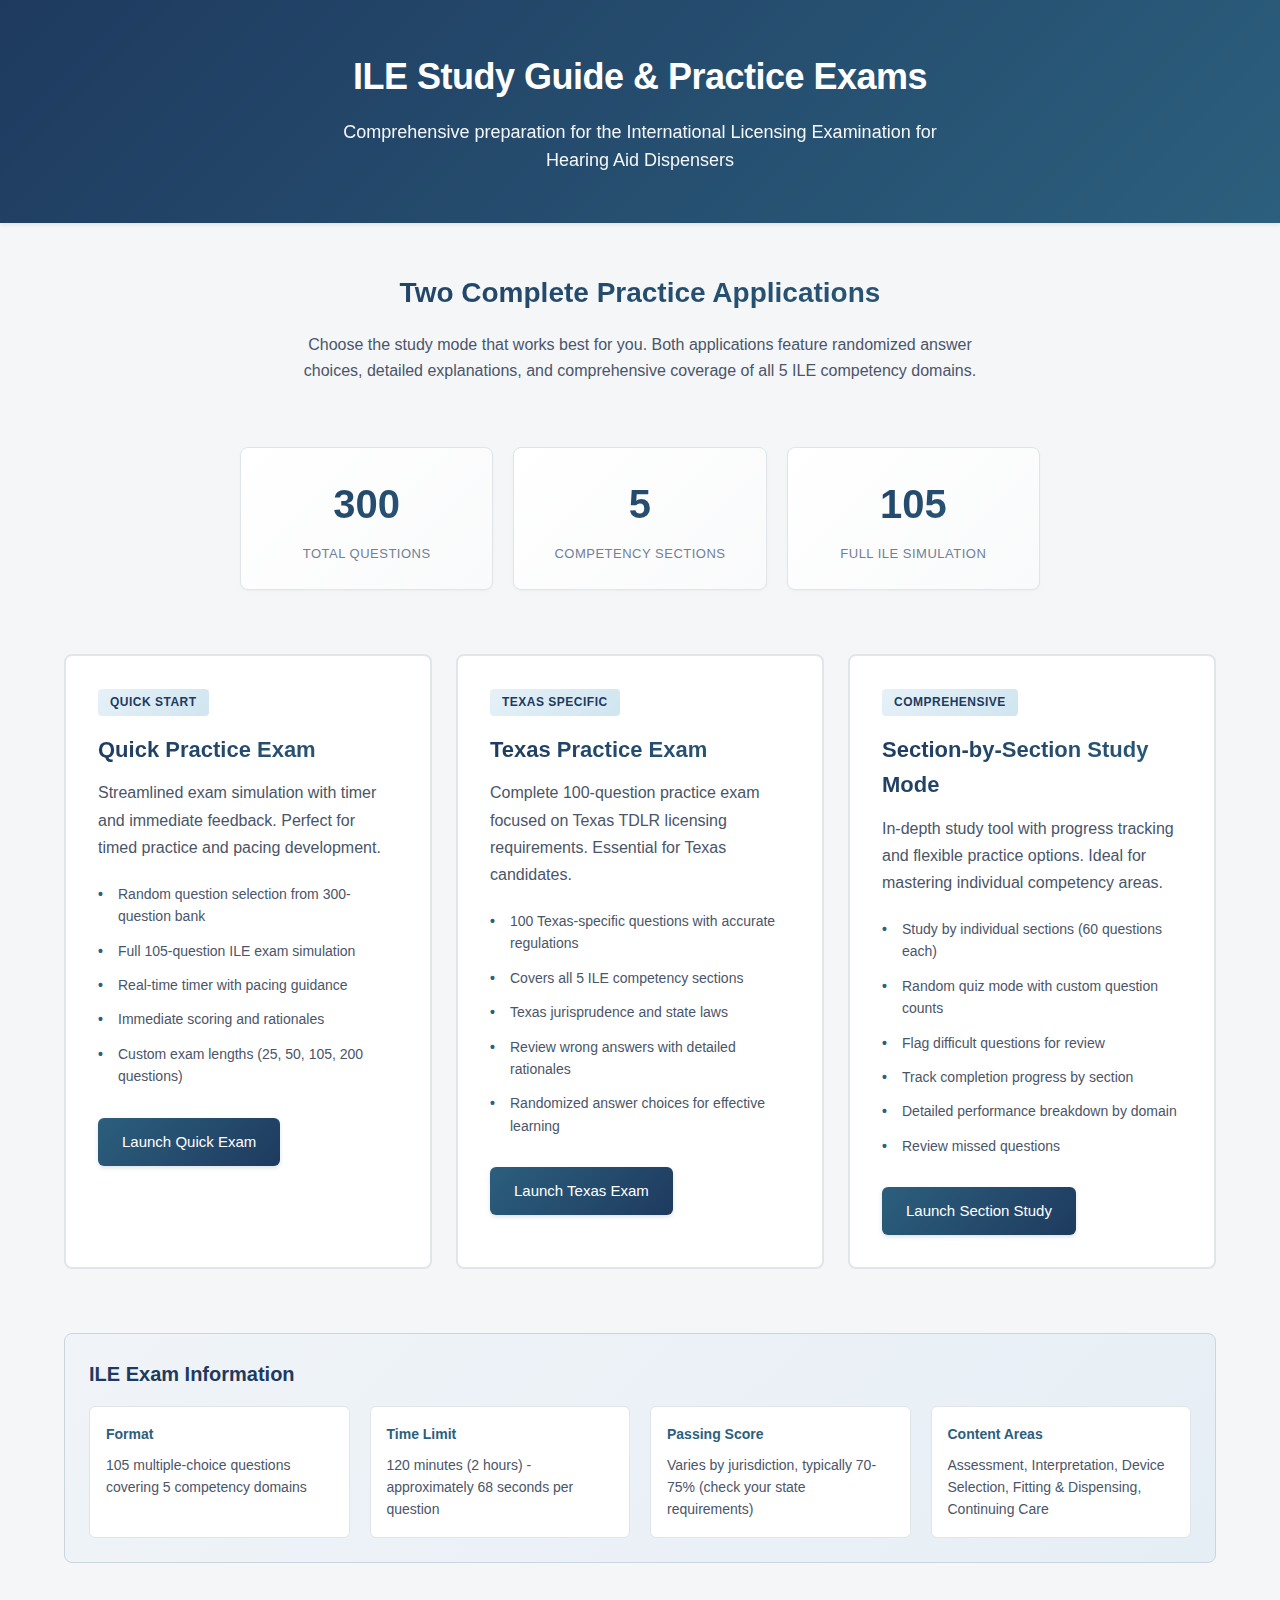
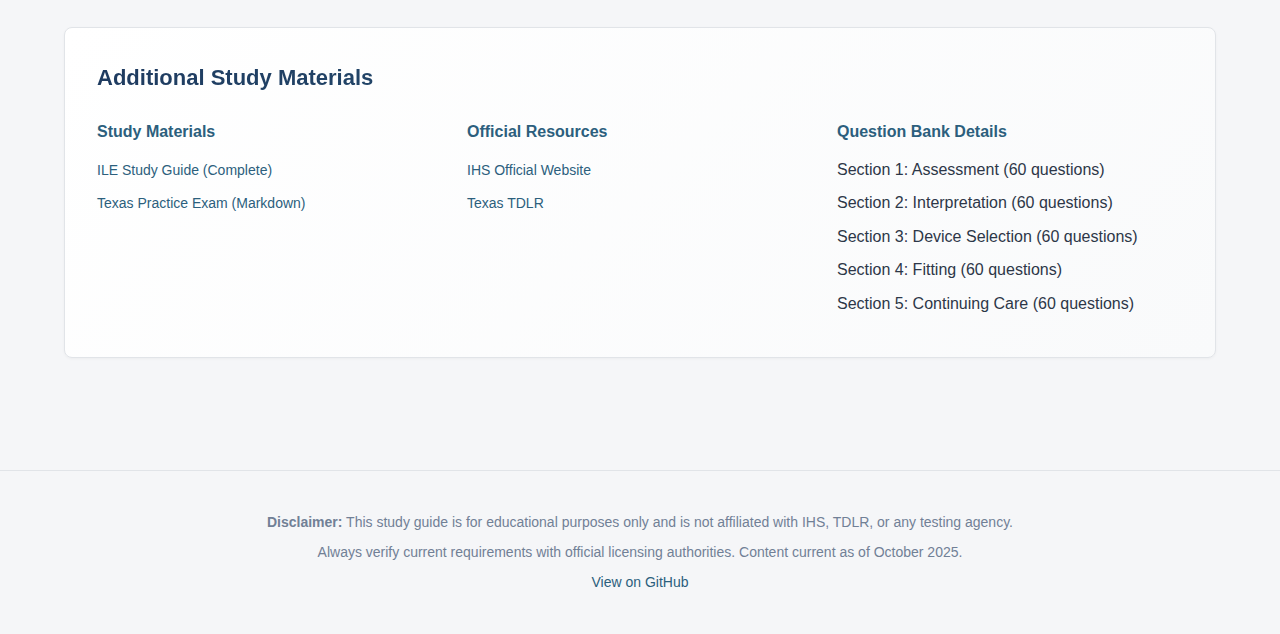
<file: index.html>
<!DOCTYPE html>
<html lang="en">
<head>
    <meta charset="UTF-8">
    <meta name="viewport" content="width=device-width, initial-scale=1.0">
    <title>ILE Study Guide & Practice Exams</title>
    <style>
        * {
            margin: 0;
            padding: 0;
            box-sizing: border-box;
        }

        body {
            font-family: -apple-system, BlinkMacSystemFont, 'Segoe UI', Roboto, 'Helvetica Neue', Arial, sans-serif;
            color: #2d3748;
            background: #f5f6f8;
            line-height: 1.6;
        }

        header {
            background: linear-gradient(135deg, #1e3a5f 0%, #2c5f7d 100%);
            color: white;
            padding: 48px 24px;
            text-align: center;
            box-shadow: 0 2px 4px rgba(0,0,0,0.08);
        }

        header h1 {
            font-size: 36px;
            font-weight: 600;
            margin-bottom: 12px;
            letter-spacing: -0.5px;
        }

        header p {
            font-size: 18px;
            opacity: 0.95;
            max-width: 600px;
            margin: 0 auto;
        }

        .container {
            max-width: 1200px;
            margin: 0 auto;
            padding: 48px 24px;
        }

        .hero {
            text-align: center;
            margin-bottom: 64px;
        }

        .hero h2 {
            font-size: 28px;
            font-weight: 600;
            background: linear-gradient(135deg, #1e3a5f 0%, #2c5f7d 100%);
            -webkit-background-clip: text;
            -webkit-text-fill-color: transparent;
            background-clip: text;
            margin-bottom: 16px;
        }

        .hero p {
            font-size: 16px;
            color: #4a5568;
            max-width: 700px;
            margin: 0 auto 32px;
        }

        .stats {
            display: grid;
            grid-template-columns: repeat(auto-fit, minmax(200px, 1fr));
            gap: 20px;
            max-width: 800px;
            margin: 0 auto 64px;
        }

        .stat-card {
            background: linear-gradient(135deg, #ffffff 0%, #f9fafb 100%);
            border: 1px solid #e1e4e8;
            border-radius: 8px;
            padding: 24px;
            text-align: center;
            box-shadow: 0 1px 3px rgba(0,0,0,0.04);
            transition: all 0.2s ease;
        }

        .stat-card:hover {
            box-shadow: 0 4px 8px rgba(30, 58, 95, 0.08);
            transform: translateY(-2px);
        }

        .stat-number {
            font-size: 40px;
            font-weight: 700;
            background: linear-gradient(135deg, #1e3a5f 0%, #2c5f7d 100%);
            -webkit-background-clip: text;
            -webkit-text-fill-color: transparent;
            background-clip: text;
            margin-bottom: 8px;
        }

        .stat-label {
            font-size: 13px;
            color: #718096;
            font-weight: 500;
            text-transform: uppercase;
            letter-spacing: 0.5px;
        }

        .apps-grid {
            display: grid;
            grid-template-columns: repeat(auto-fit, minmax(320px, 1fr));
            gap: 24px;
            margin-bottom: 64px;
        }

        .app-card {
            background: white;
            border: 2px solid #e1e4e8;
            border-radius: 8px;
            padding: 32px;
            transition: all 0.2s ease;
            text-decoration: none;
            color: inherit;
            display: block;
        }

        .app-card:hover {
            border-color: #2c5f7d;
            box-shadow: 0 8px 16px rgba(30, 58, 95, 0.1);
            transform: translateY(-4px);
        }

        .app-card h3 {
            font-size: 22px;
            font-weight: 600;
            background: linear-gradient(135deg, #1e3a5f 0%, #2c5f7d 100%);
            -webkit-background-clip: text;
            -webkit-text-fill-color: transparent;
            background-clip: text;
            margin-bottom: 12px;
        }

        .app-tag {
            display: inline-block;
            background: linear-gradient(135deg, #e6f1f7 0%, #d0e5f0 100%);
            color: #1e3a5f;
            padding: 4px 12px;
            border-radius: 4px;
            font-size: 12px;
            font-weight: 600;
            margin-bottom: 16px;
            text-transform: uppercase;
            letter-spacing: 0.5px;
        }

        .app-card p {
            color: #4a5568;
            margin-bottom: 16px;
            line-height: 1.7;
        }

        .app-card ul {
            list-style: none;
            margin-bottom: 24px;
        }

        .app-card ul li {
            color: #4a5568;
            padding: 6px 0 6px 20px;
            position: relative;
            font-size: 14px;
        }

        .app-card ul li:before {
            content: "•";
            position: absolute;
            left: 0;
            color: #2c5f7d;
            font-weight: bold;
        }

        .app-button {
            display: inline-block;
            background: linear-gradient(135deg, #2c5f7d 0%, #1e3a5f 100%);
            color: white;
            padding: 12px 24px;
            border-radius: 6px;
            font-size: 15px;
            font-weight: 500;
            text-decoration: none;
            transition: all 0.2s ease;
            box-shadow: 0 2px 4px rgba(30, 58, 95, 0.15);
        }

        .app-button:hover {
            box-shadow: 0 4px 8px rgba(30, 58, 95, 0.25);
            transform: translateY(-1px);
        }

        .resources {
            background: linear-gradient(135deg, #ffffff 0%, #f9fafb 100%);
            border: 1px solid #e1e4e8;
            border-radius: 8px;
            padding: 32px;
            margin-bottom: 64px;
            box-shadow: 0 1px 3px rgba(0,0,0,0.04);
        }

        .resources h3 {
            font-size: 22px;
            font-weight: 600;
            background: linear-gradient(135deg, #1e3a5f 0%, #2c5f7d 100%);
            -webkit-background-clip: text;
            -webkit-text-fill-color: transparent;
            background-clip: text;
            margin-bottom: 24px;
        }

        .resources-grid {
            display: grid;
            grid-template-columns: repeat(auto-fit, minmax(280px, 1fr));
            gap: 24px;
        }

        .resource-item h4 {
            font-size: 16px;
            font-weight: 600;
            color: #2c5f7d;
            margin-bottom: 12px;
        }

        .resource-item ul {
            list-style: none;
        }

        .resource-item ul li {
            margin: 8px 0;
        }

        .resource-item a {
            color: #2c5f7d;
            text-decoration: none;
            font-size: 14px;
            transition: color 0.2s ease;
        }

        .resource-item a:hover {
            color: #1e3a5f;
            text-decoration: underline;
        }

        .exam-info {
            background: linear-gradient(135deg, #f0f4f8 0%, #e6eef5 100%);
            border: 1px solid #cbd5e0;
            border-radius: 8px;
            padding: 24px;
            margin-bottom: 64px;
        }

        .exam-info h3 {
            font-size: 20px;
            font-weight: 600;
            color: #1e3a5f;
            margin-bottom: 16px;
        }

        .exam-details {
            display: grid;
            grid-template-columns: repeat(auto-fit, minmax(240px, 1fr));
            gap: 20px;
        }

        .exam-detail {
            background: white;
            padding: 16px;
            border-radius: 6px;
            border: 1px solid #e1e4e8;
            transition: all 0.2s ease;
        }

        .exam-detail:hover {
            box-shadow: 0 2px 4px rgba(30, 58, 95, 0.08);
        }

        .exam-detail strong {
            display: block;
            color: #2c5f7d;
            font-size: 14px;
            margin-bottom: 8px;
            font-weight: 600;
        }

        .exam-detail p {
            color: #4a5568;
            font-size: 14px;
            line-height: 1.6;
        }

        footer {
            text-align: center;
            padding: 32px 24px;
            color: #718096;
            font-size: 14px;
            border-top: 1px solid #e1e4e8;
        }

        footer p {
            margin: 8px 0;
        }

        footer a {
            color: #2c5f7d;
            text-decoration: none;
        }

        footer a:hover {
            text-decoration: underline;
        }

        @media (max-width: 768px) {
            header h1 {
                font-size: 28px;
            }

            header p {
                font-size: 16px;
            }

            .hero h2 {
                font-size: 24px;
            }

            .apps-grid,
            .resources-grid,
            .exam-details {
                grid-template-columns: 1fr;
            }

            .stat-number {
                font-size: 32px;
            }
        }
    </style>
</head>
<body>
    <header>
        <h1>ILE Study Guide & Practice Exams</h1>
        <p>Comprehensive preparation for the International Licensing Examination for Hearing Aid Dispensers</p>
    </header>

    <div class="container">
        <div class="hero">
            <h2>Two Complete Practice Applications</h2>
            <p>Choose the study mode that works best for you. Both applications feature randomized answer choices, detailed explanations, and comprehensive coverage of all 5 ILE competency domains.</p>
        </div>

        <div class="stats">
            <div class="stat-card">
                <div class="stat-number">300</div>
                <div class="stat-label">Total Questions</div>
            </div>
            <div class="stat-card">
                <div class="stat-number">5</div>
                <div class="stat-label">Competency Sections</div>
            </div>
            <div class="stat-card">
                <div class="stat-number">105</div>
                <div class="stat-label">Full ILE Simulation</div>
            </div>
        </div>

        <div class="apps-grid">
            <a href="interactive/index.html" class="app-card">
                <div class="app-tag">Quick Start</div>
                <h3>Quick Practice Exam</h3>
                <p>Streamlined exam simulation with timer and immediate feedback. Perfect for timed practice and pacing development.</p>
                <ul>
                    <li>Random question selection from 300-question bank</li>
                    <li>Full 105-question ILE exam simulation</li>
                    <li>Real-time timer with pacing guidance</li>
                    <li>Immediate scoring and rationales</li>
                    <li>Custom exam lengths (25, 50, 105, 200 questions)</li>
                </ul>
                <span class="app-button">Launch Quick Exam</span>
            </a>

            <a href="texas-practice-exam/index.html" class="app-card">
                <div class="app-tag">Texas Specific</div>
                <h3>Texas Practice Exam</h3>
                <p>Complete 100-question practice exam focused on Texas TDLR licensing requirements. Essential for Texas candidates.</p>
                <ul>
                    <li>100 Texas-specific questions with accurate regulations</li>
                    <li>Covers all 5 ILE competency sections</li>
                    <li>Texas jurisprudence and state laws</li>
                    <li>Review wrong answers with detailed rationales</li>
                    <li>Randomized answer choices for effective learning</li>
                </ul>
                <span class="app-button">Launch Texas Exam</span>
            </a>

            <a href="ILE-Exam-Practice-Quiz/index.html" class="app-card">
                <div class="app-tag">Comprehensive</div>
                <h3>Section-by-Section Study Mode</h3>
                <p>In-depth study tool with progress tracking and flexible practice options. Ideal for mastering individual competency areas.</p>
                <ul>
                    <li>Study by individual sections (60 questions each)</li>
                    <li>Random quiz mode with custom question counts</li>
                    <li>Flag difficult questions for review</li>
                    <li>Track completion progress by section</li>
                    <li>Detailed performance breakdown by domain</li>
                    <li>Review missed questions</li>
                </ul>
                <span class="app-button">Launch Section Study</span>
            </a>
        </div>

        <div class="exam-info">
            <h3>ILE Exam Information</h3>
            <div class="exam-details">
                <div class="exam-detail">
                    <strong>Format</strong>
                    <p>105 multiple-choice questions covering 5 competency domains</p>
                </div>
                <div class="exam-detail">
                    <strong>Time Limit</strong>
                    <p>120 minutes (2 hours) - approximately 68 seconds per question</p>
                </div>
                <div class="exam-detail">
                    <strong>Passing Score</strong>
                    <p>Varies by jurisdiction, typically 70-75% (check your state requirements)</p>
                </div>
                <div class="exam-detail">
                    <strong>Content Areas</strong>
                    <p>Assessment, Interpretation, Device Selection, Fitting & Dispensing, Continuing Care</p>
                </div>
            </div>
        </div>

        <div class="resources">
            <h3>Additional Study Materials</h3>
            <div class="resources-grid">
                <div class="resource-item">
                    <h4>Study Materials</h4>
                    <ul>
                        <li><a href="ILE_Study_Guide.md">ILE Study Guide (Complete)</a></li>
                        <li><a href="TX-ILE-Practice-Exam.md">Texas Practice Exam (Markdown)</a></li>
                    </ul>
                </div>
                <div class="resource-item">
                    <h4>Official Resources</h4>
                    <ul>
                        <li><a href="https://www.ihsinfo.org" target="_blank">IHS Official Website</a></li>
                        <li><a href="https://www.tdlr.texas.gov" target="_blank">Texas TDLR</a></li>
                    </ul>
                </div>
                <div class="resource-item">
                    <h4>Question Bank Details</h4>
                    <ul>
                        <li>Section 1: Assessment (60 questions)</li>
                        <li>Section 2: Interpretation (60 questions)</li>
                        <li>Section 3: Device Selection (60 questions)</li>
                        <li>Section 4: Fitting (60 questions)</li>
                        <li>Section 5: Continuing Care (60 questions)</li>
                    </ul>
                </div>
            </div>
        </div>
    </div>

    <footer>
        <p><strong>Disclaimer:</strong> This study guide is for educational purposes only and is not affiliated with IHS, TDLR, or any testing agency.</p>
        <p>Always verify current requirements with official licensing authorities. Content current as of October 2025.</p>
        <p><a href="https://github.com/sk408/ile_exam" target="_blank">View on GitHub</a></p>
    </footer>
</body>
</html>
</file>
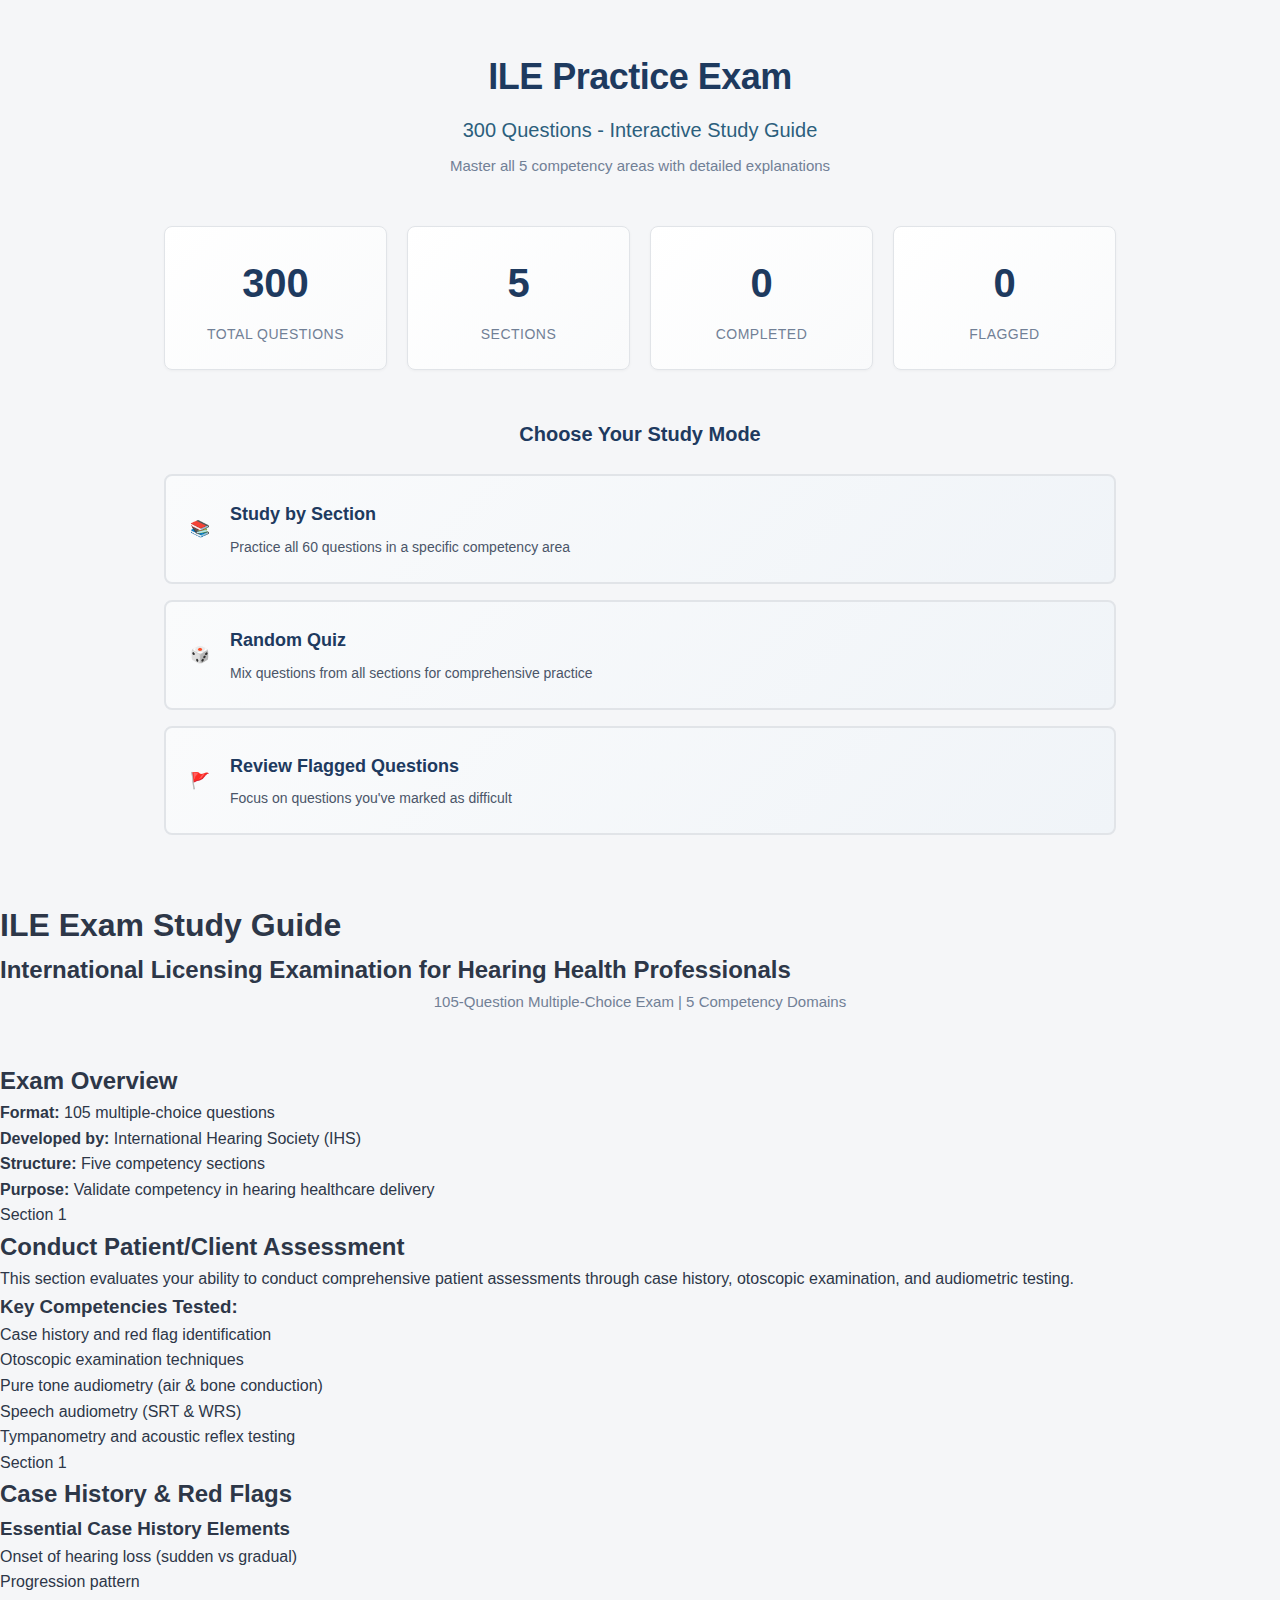
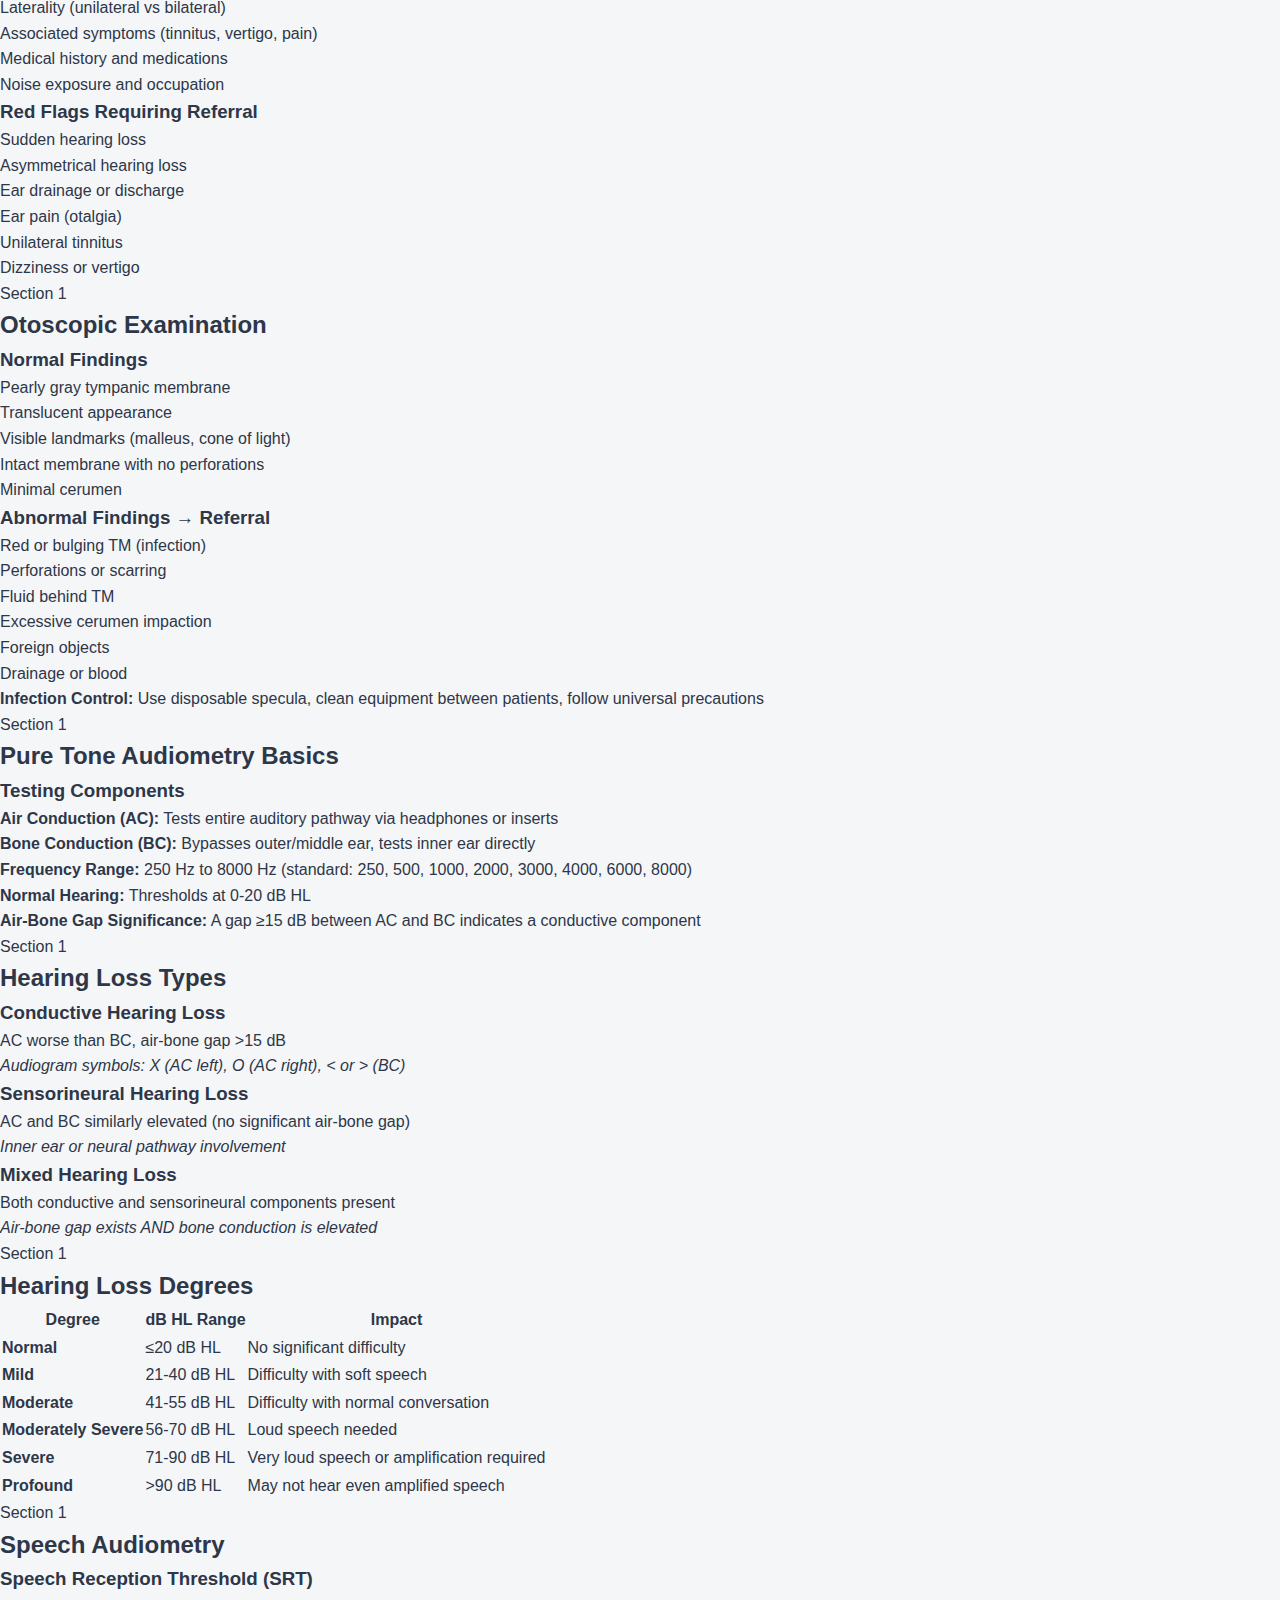
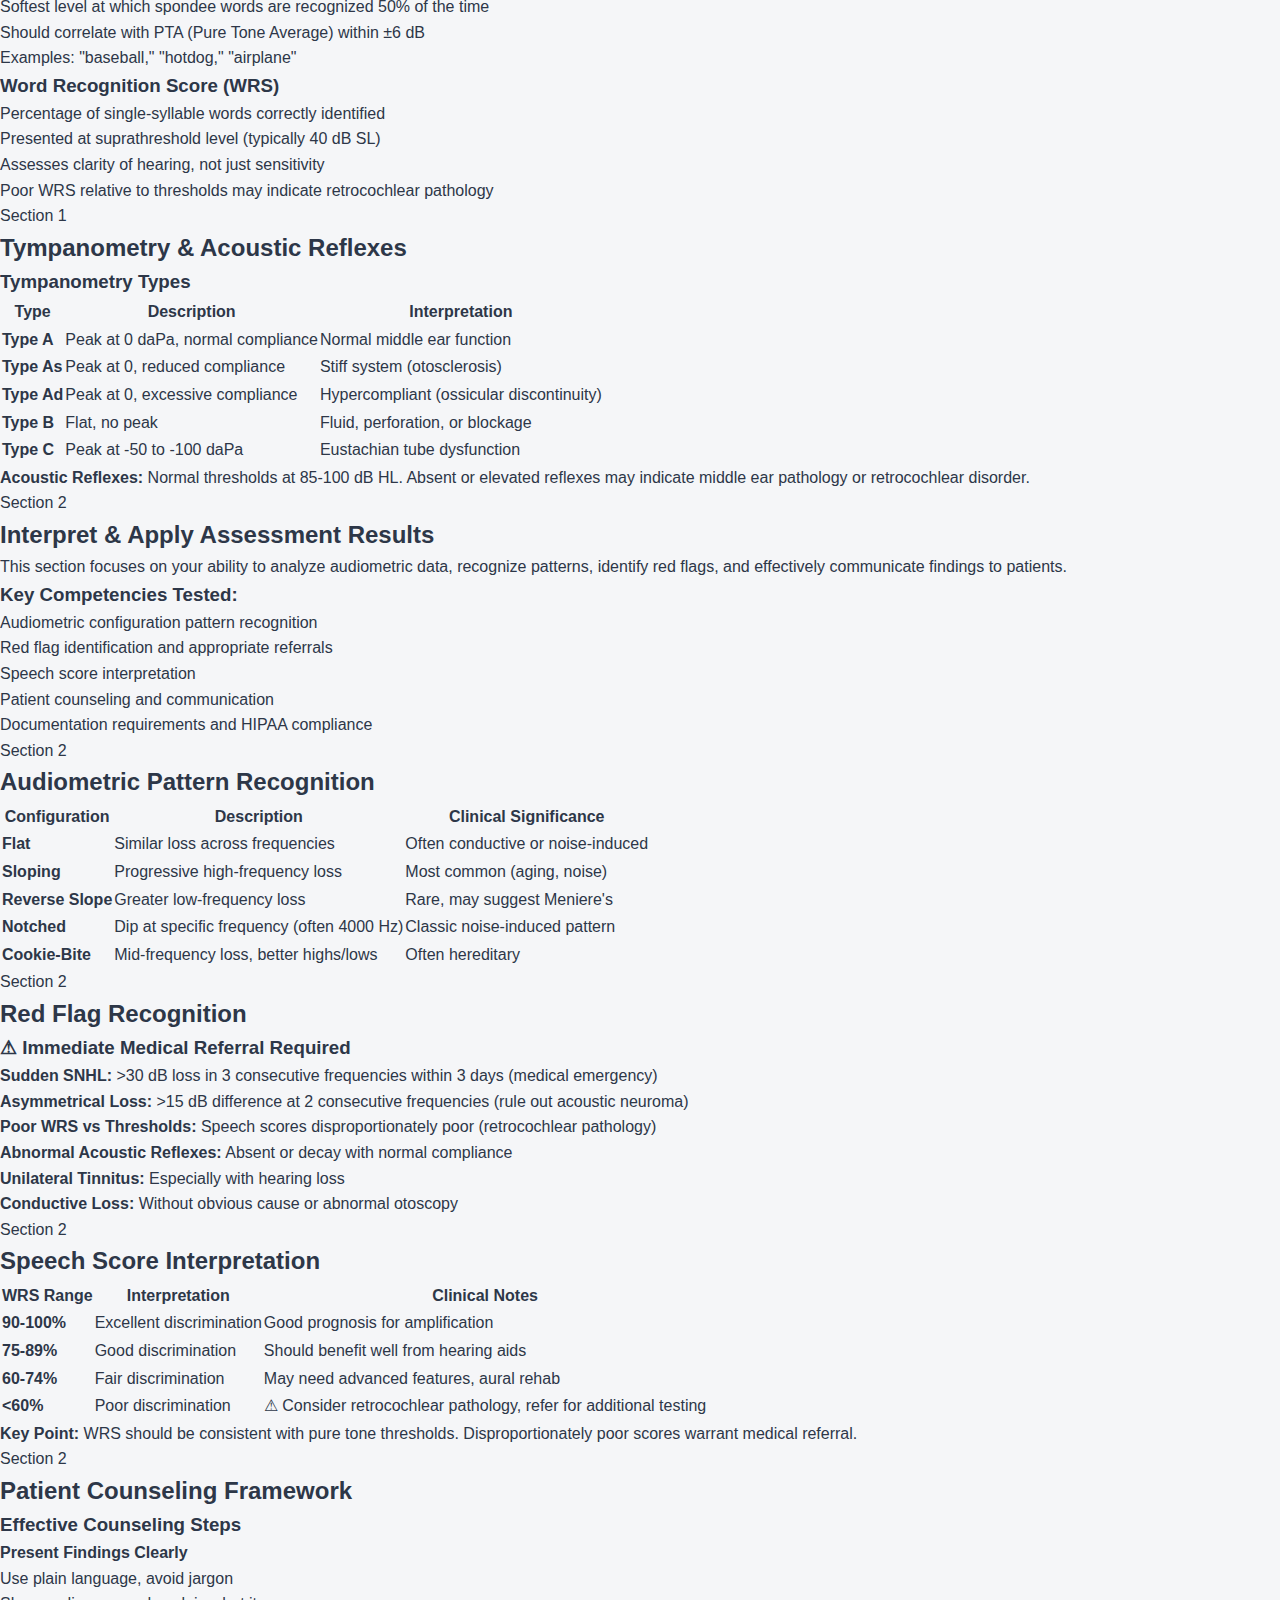
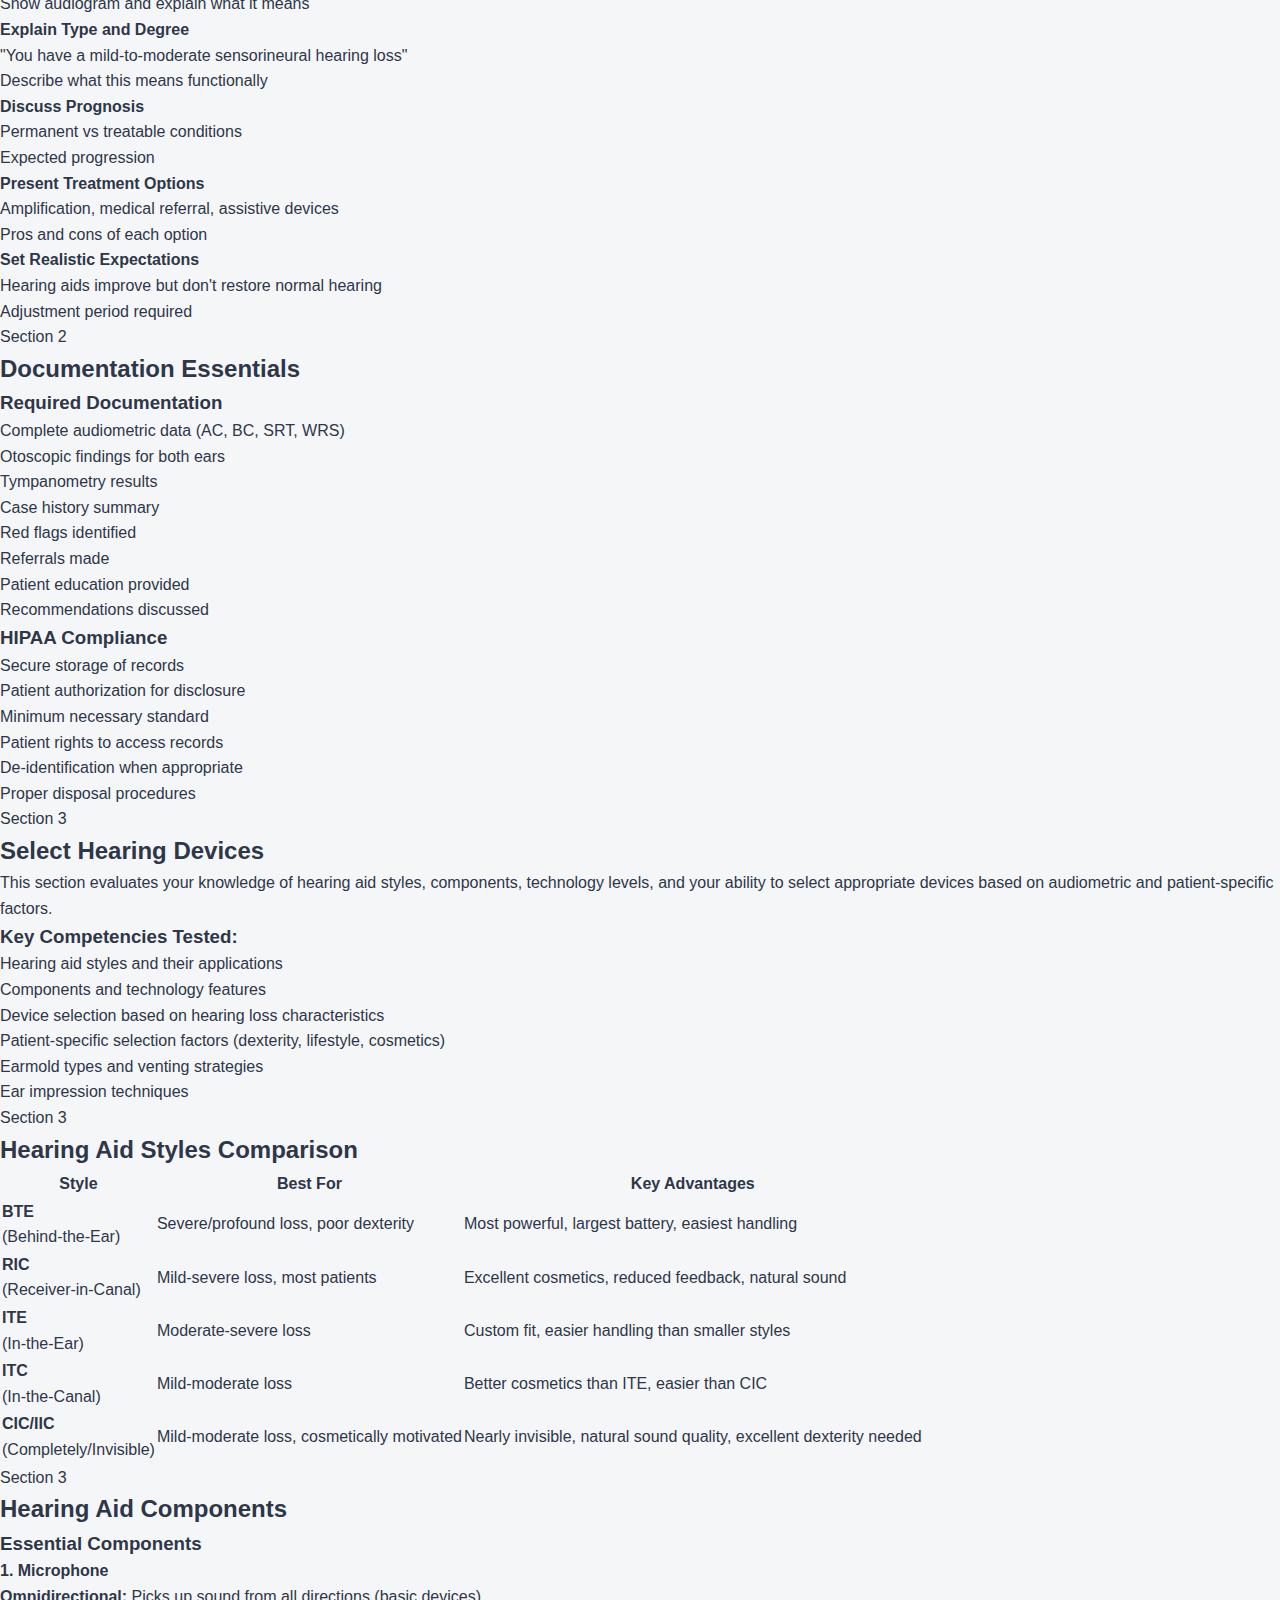
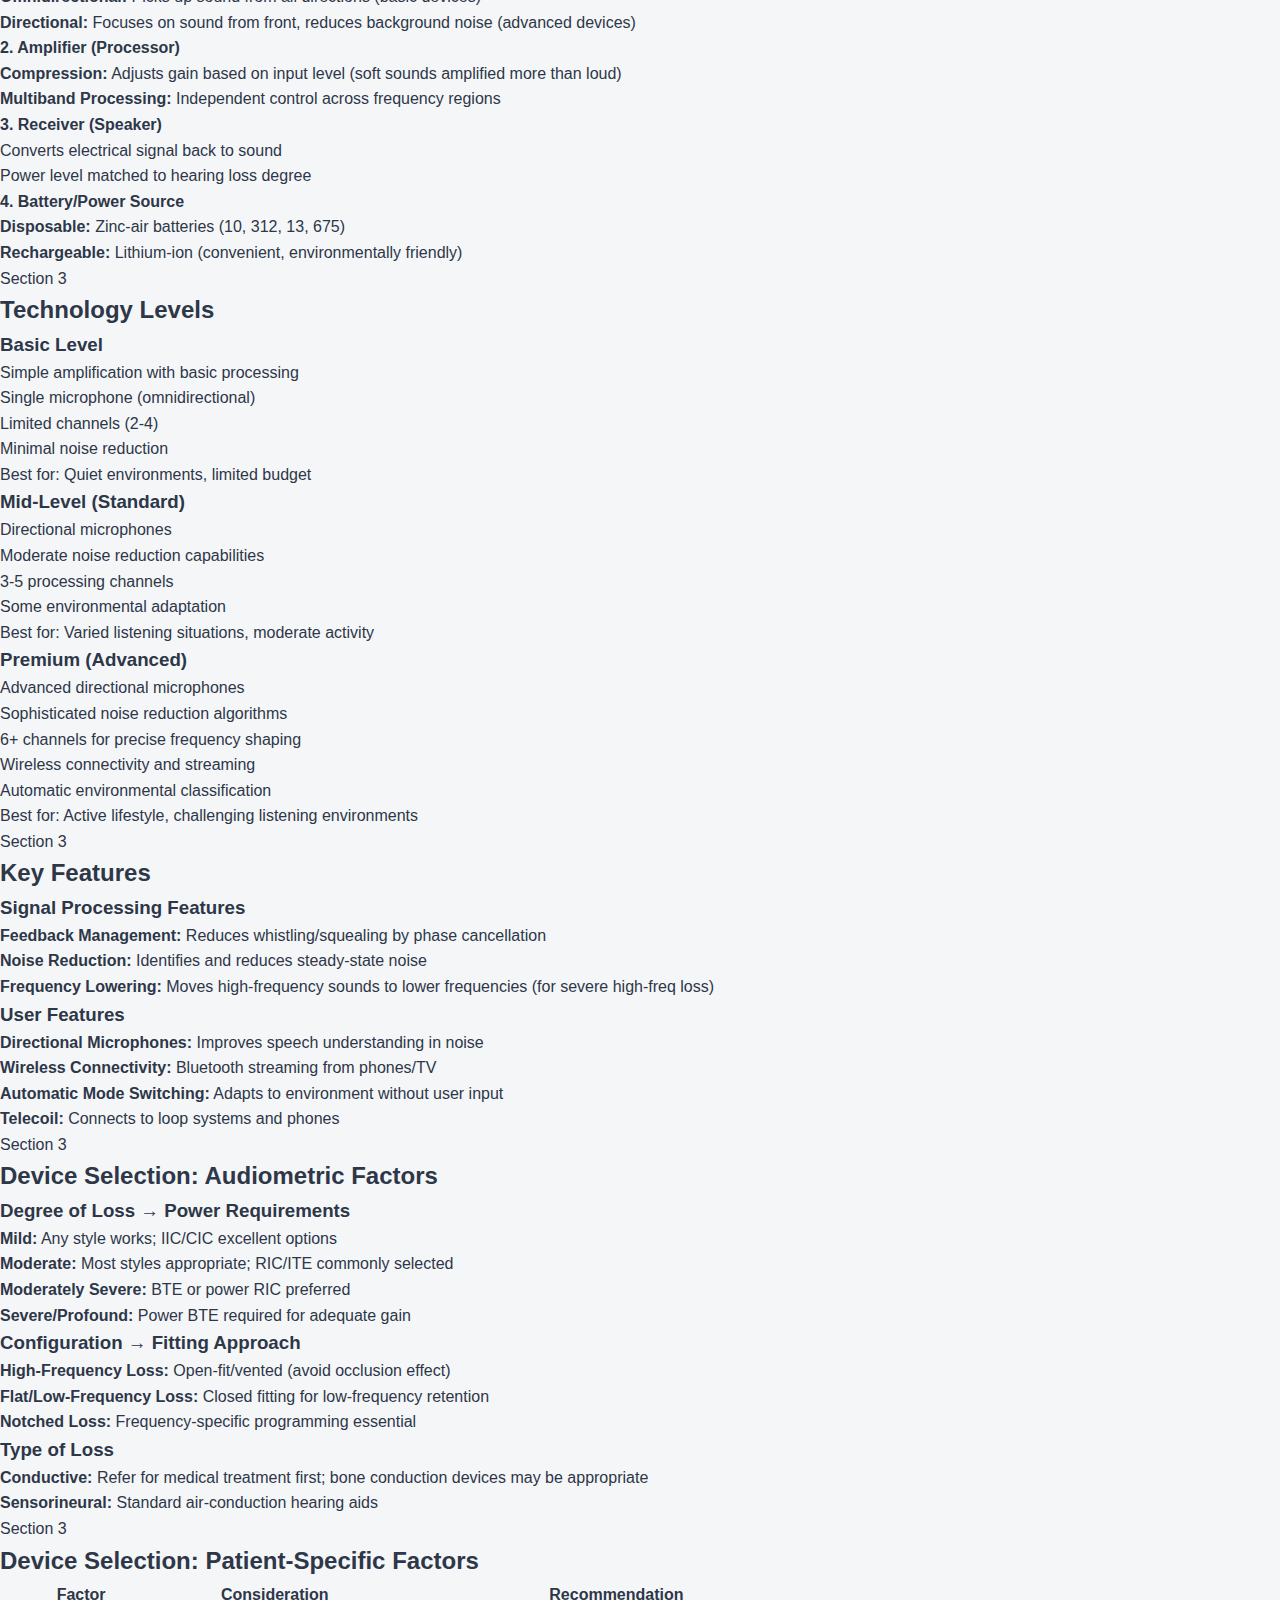
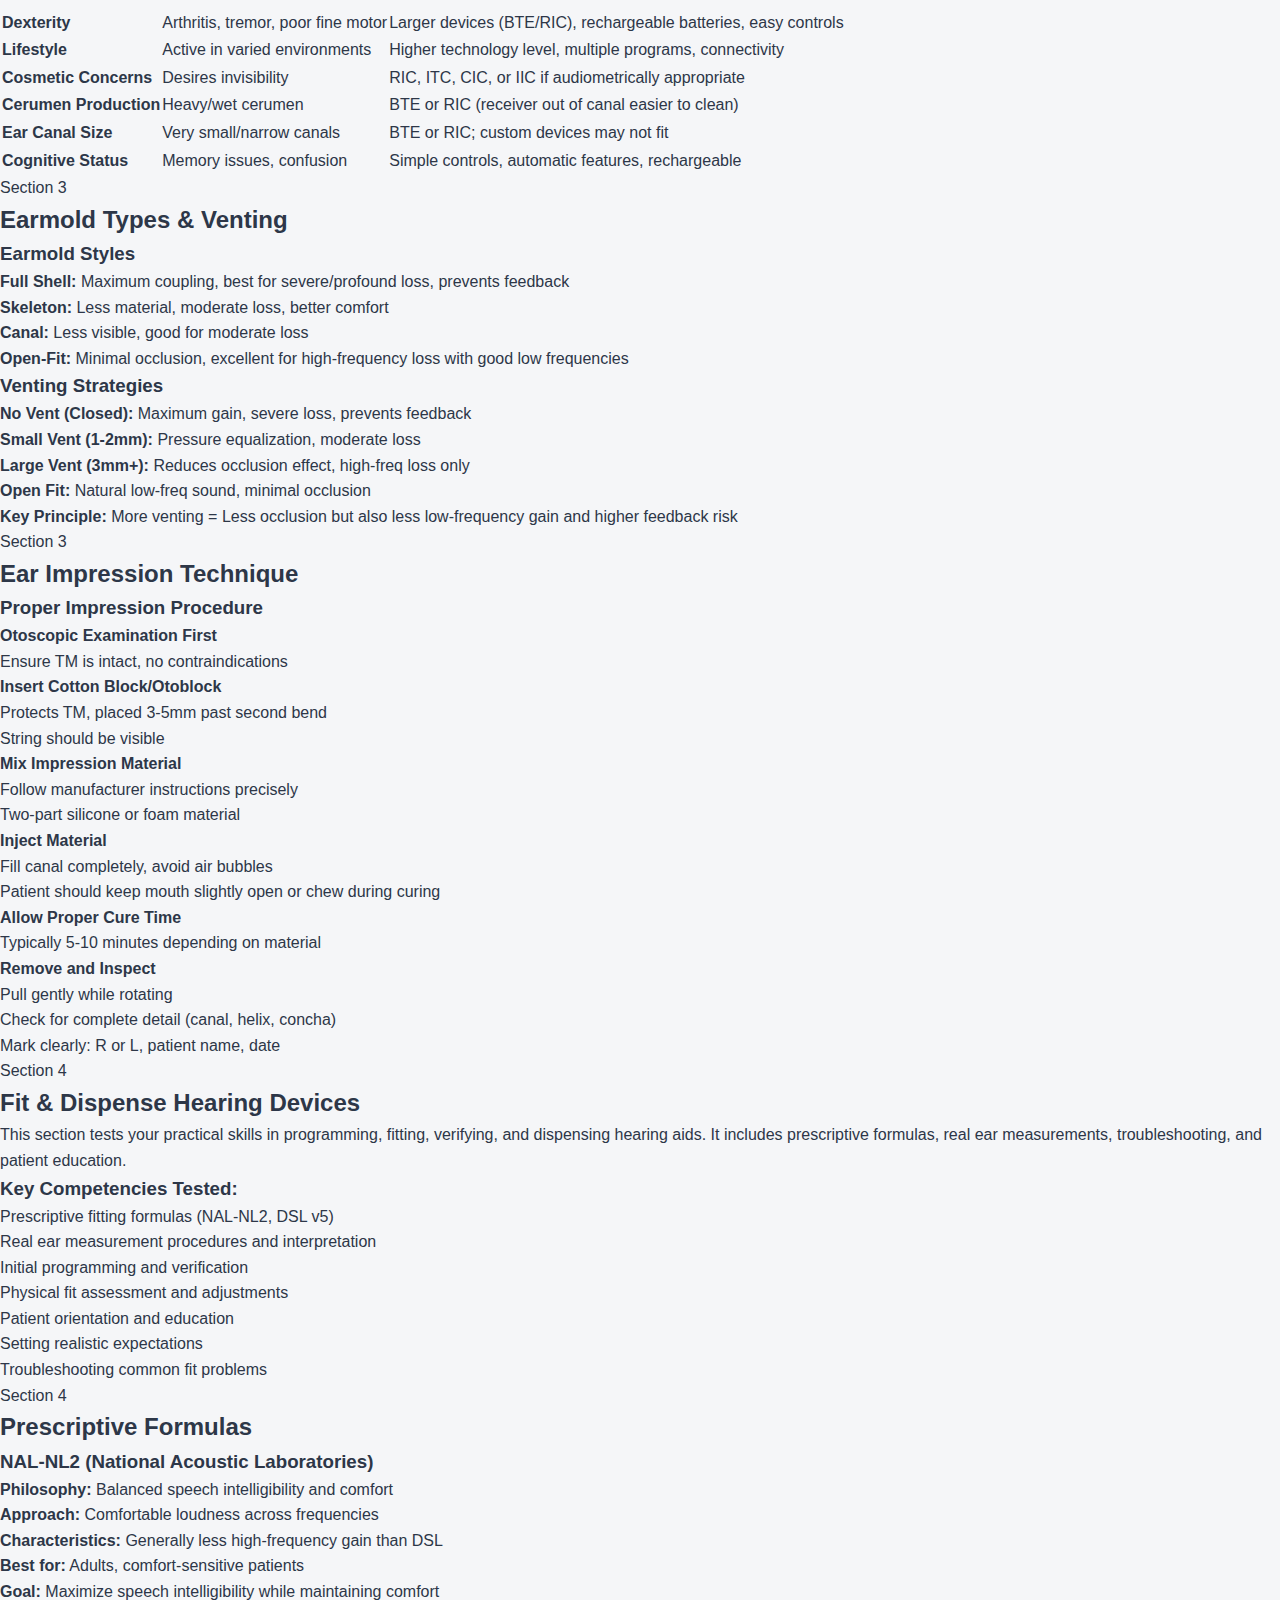
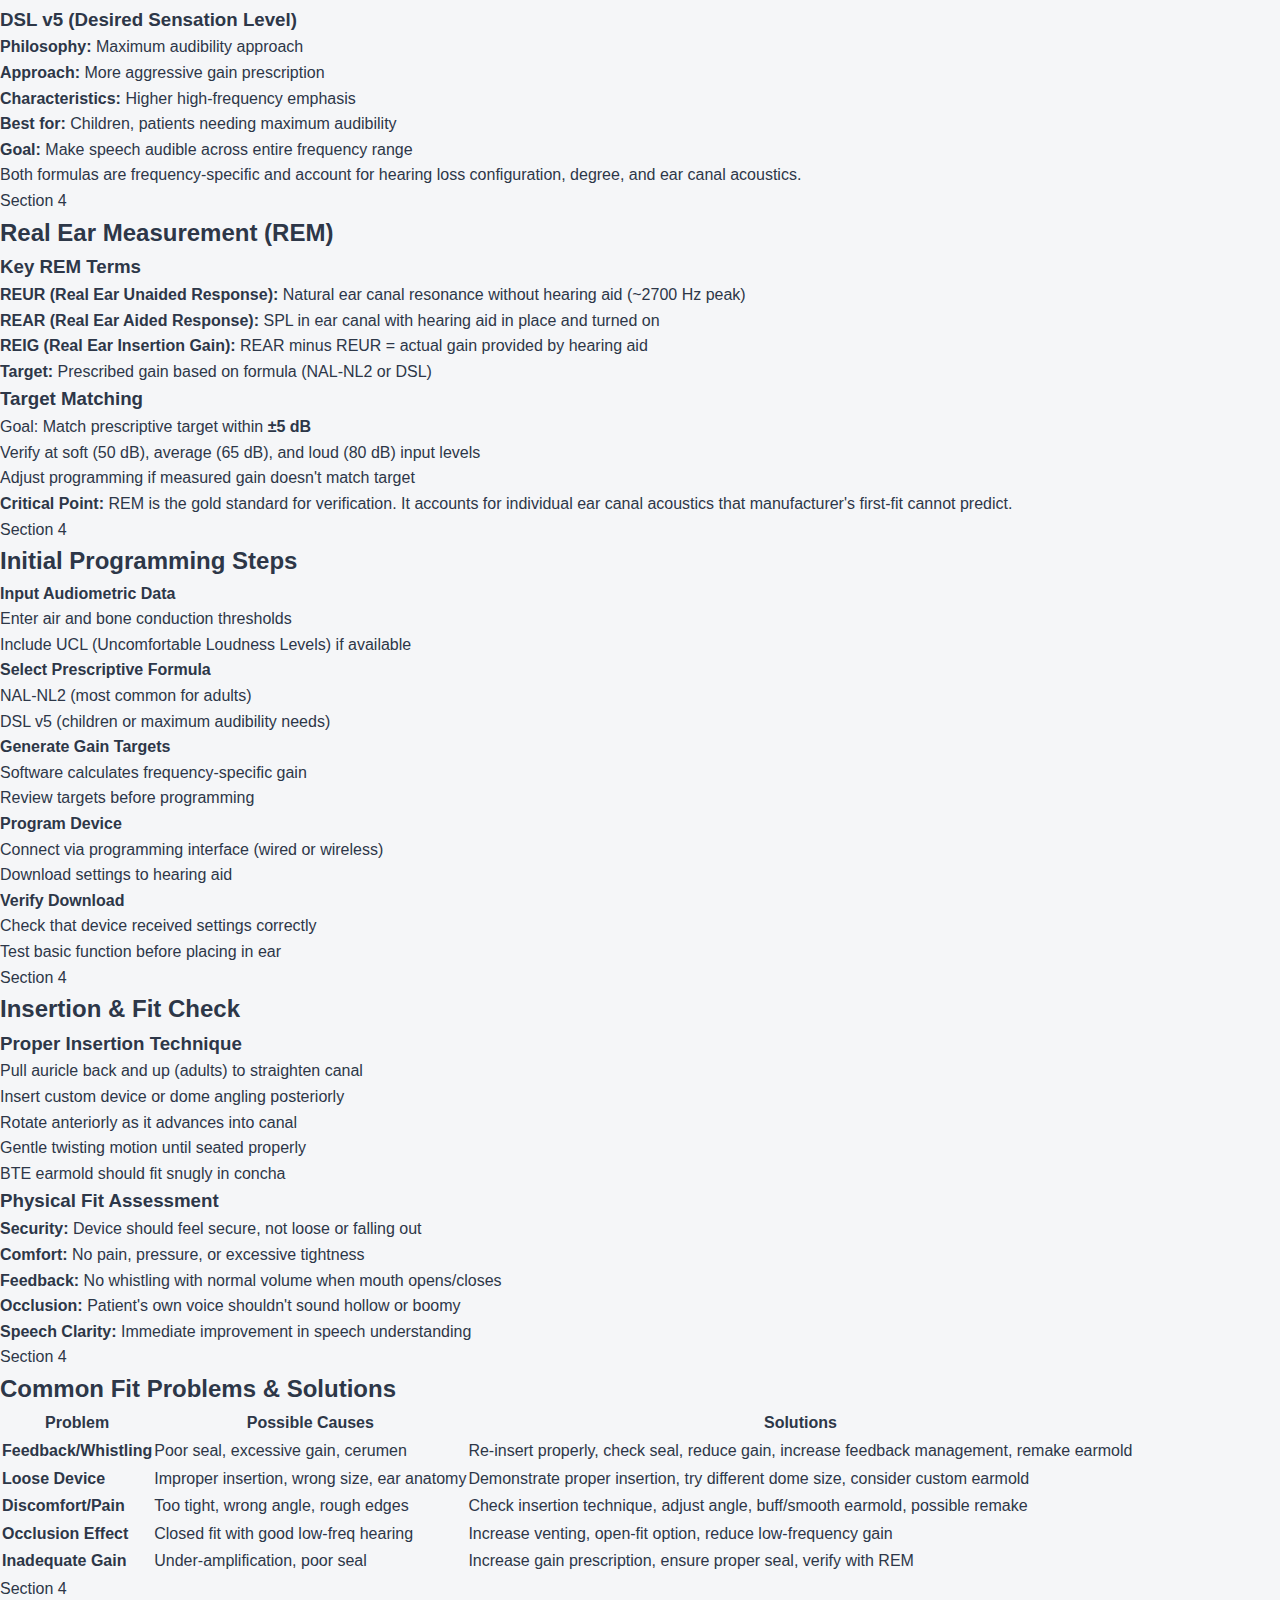
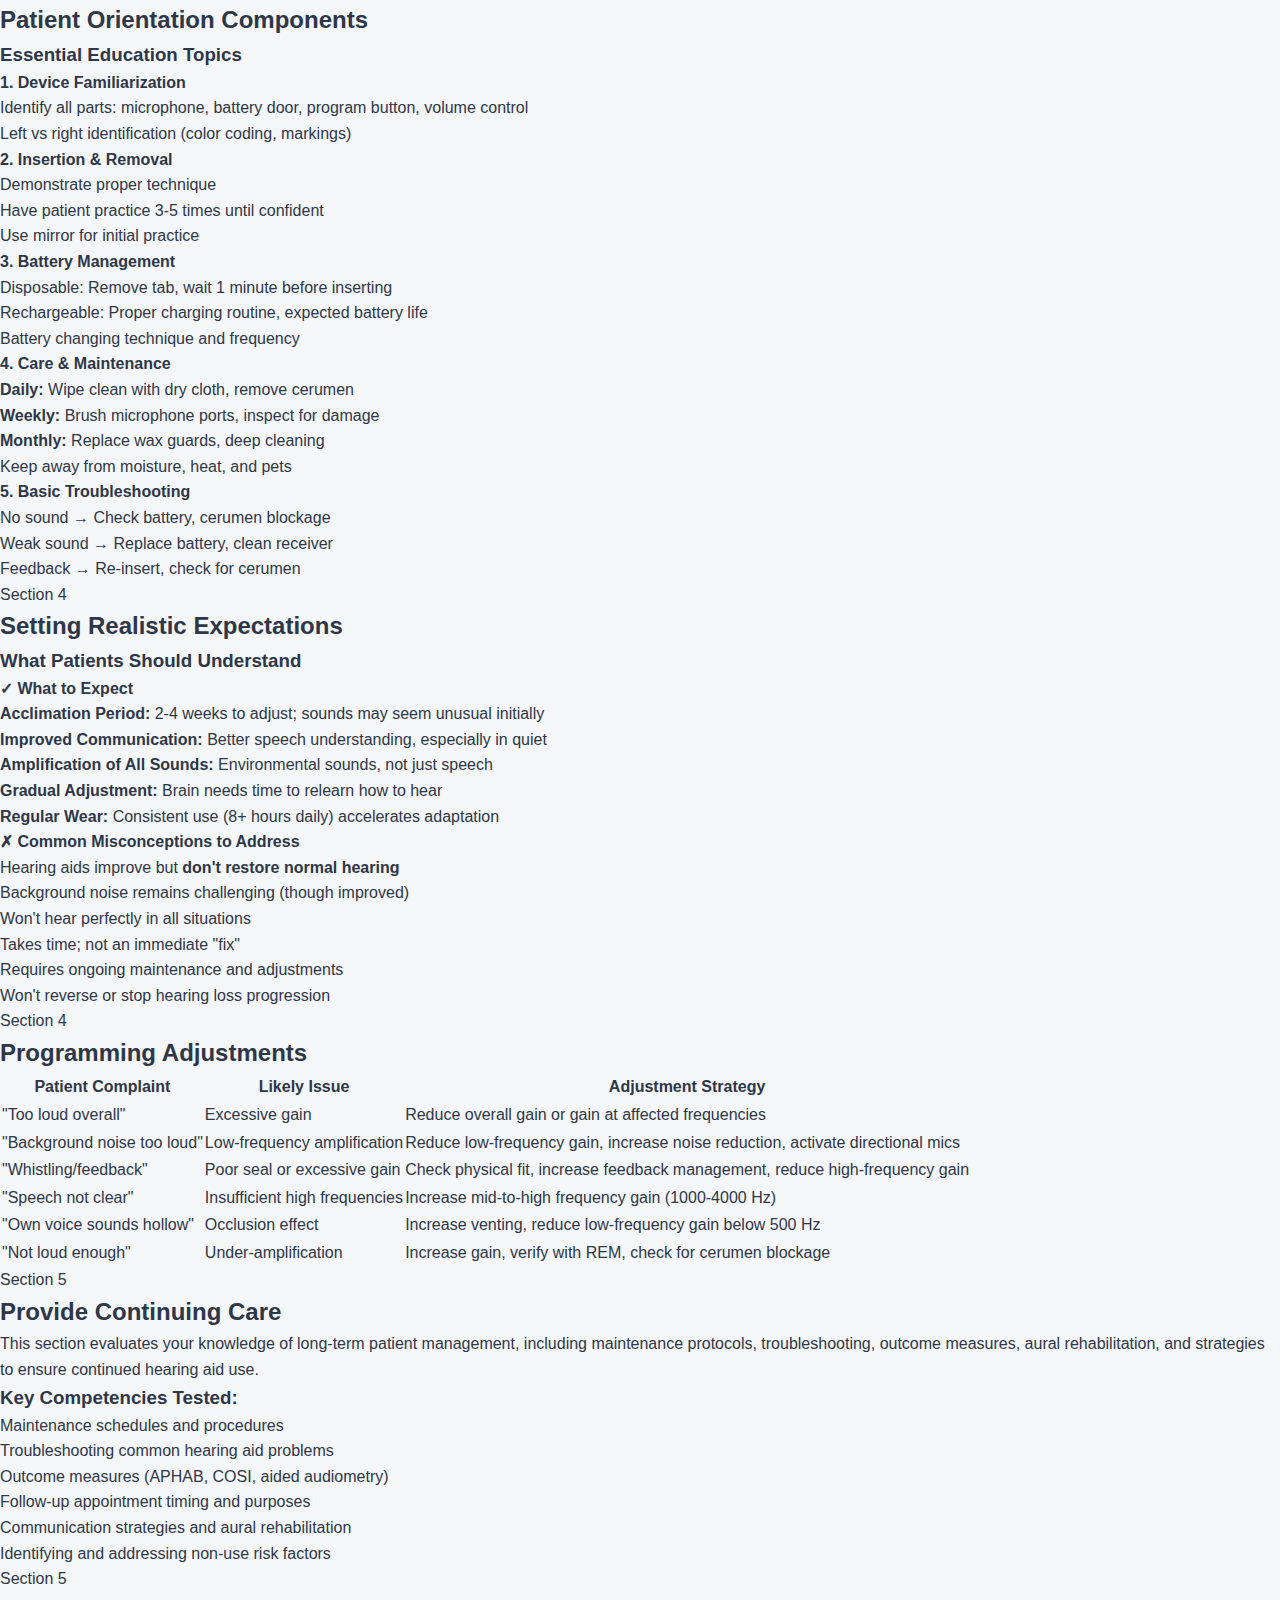
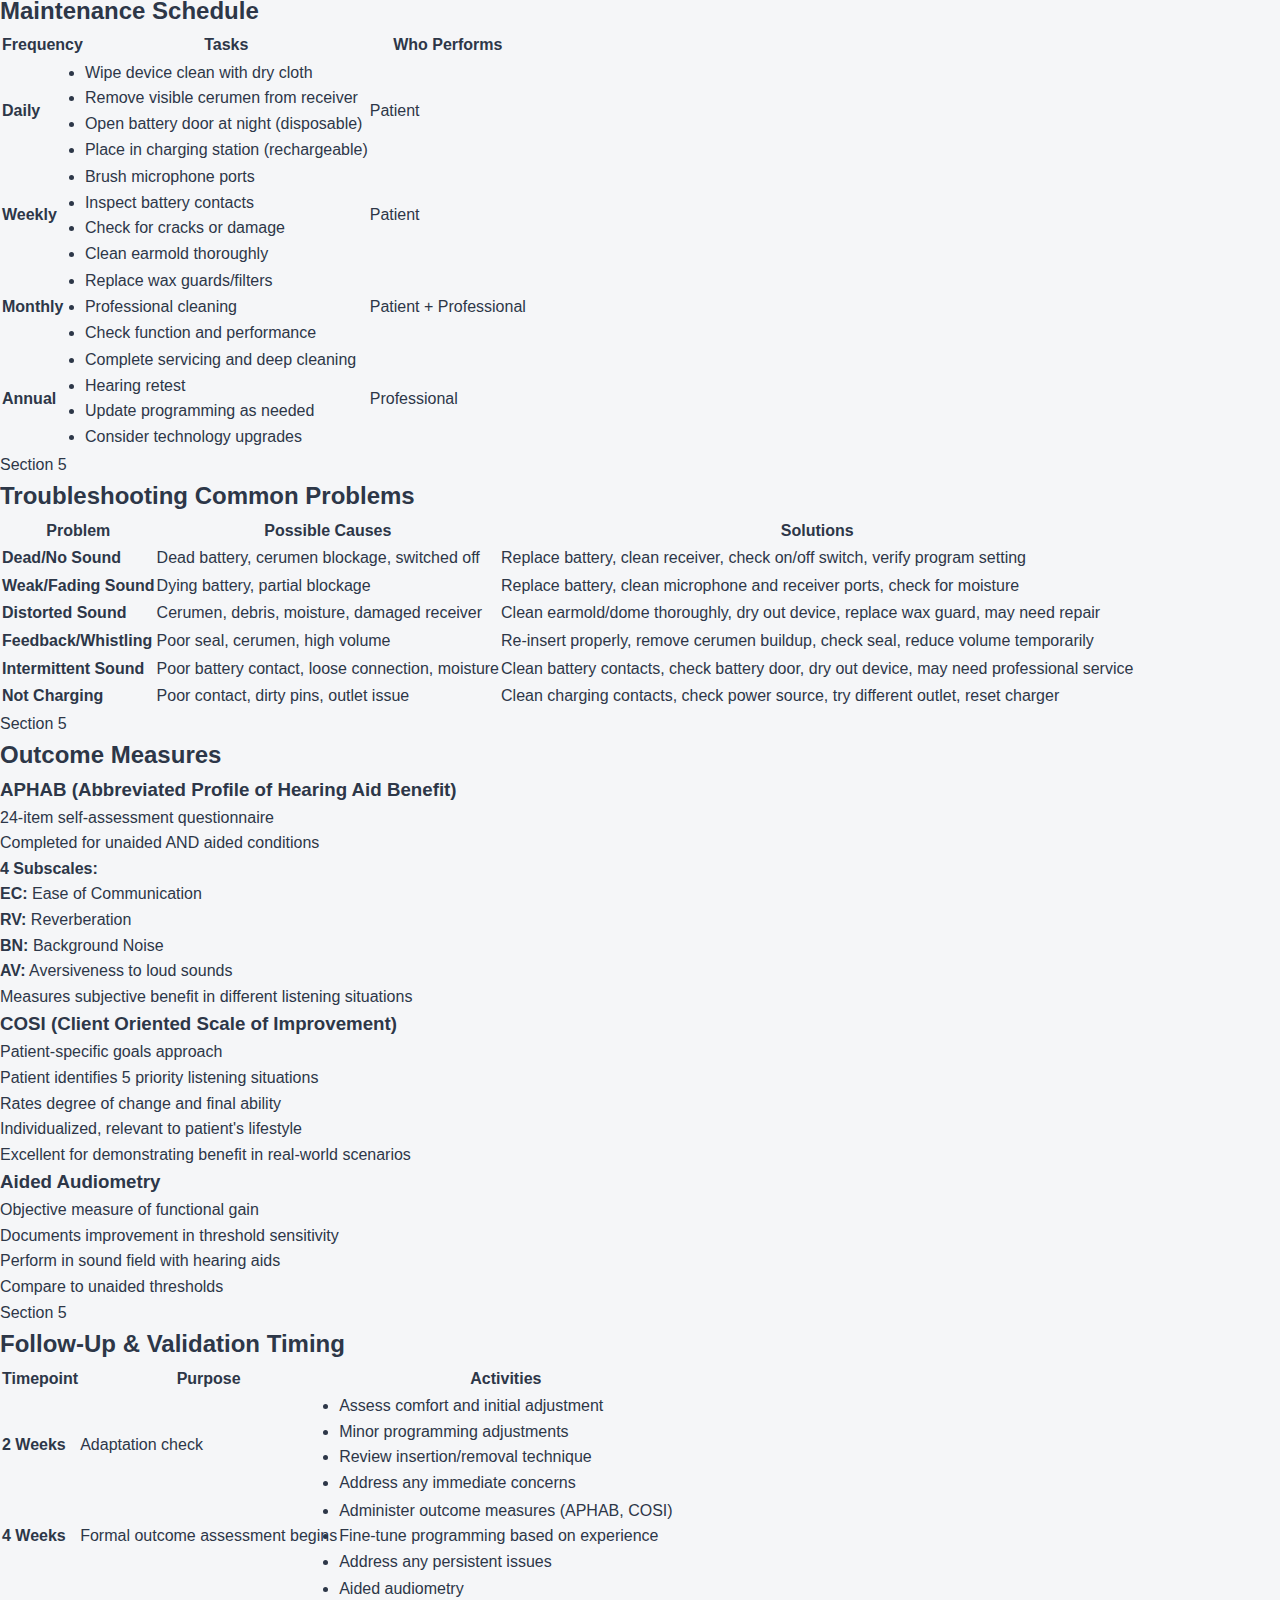
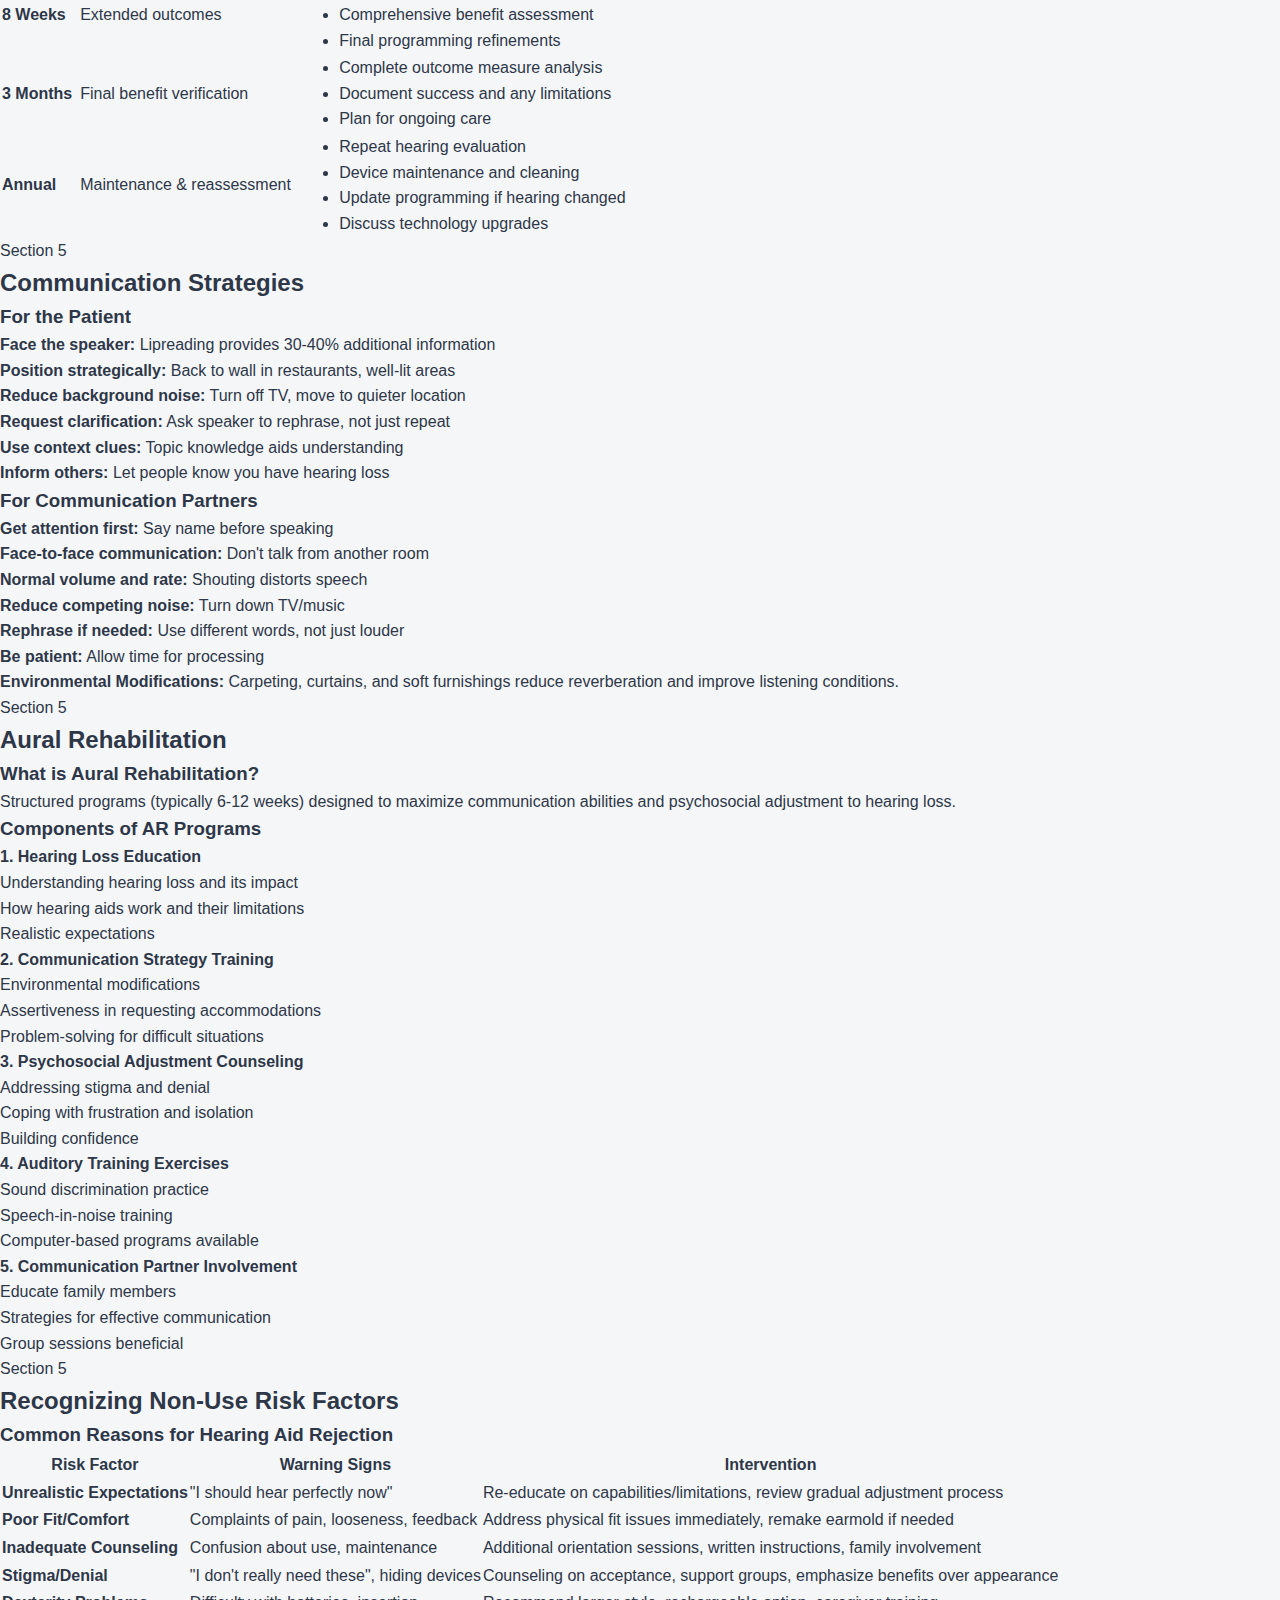
<file: ILE-Exam-Practice-Quiz/index.html>
<!DOCTYPE html>
<html lang="en">
<head>
    <meta charset="UTF-8">
    <meta name="viewport" content="width=device-width, initial-scale=1.0">
    <title>ILE Practice Exam - 300 Questions</title>
    <link rel="stylesheet" href="style.css">
</head>
<body>
    <div class="container">
        <!-- Home Screen -->
        <div class="screen active" id="homeScreen">
            <div class="home-content">
                <h1>ILE Practice Exam</h1>
                <h2>300 Questions - Interactive Study Guide</h2>
                <p class="subtitle">Master all 5 competency areas with detailed explanations</p>
                
                <div class="stats-grid">
                    <div class="stat-card">
                        <div class="stat-number">300</div>
                        <div class="stat-label">Total Questions</div>
                    </div>
                    <div class="stat-card">
                        <div class="stat-number">5</div>
                        <div class="stat-label">Sections</div>
                    </div>
                    <div class="stat-card">
                        <div class="stat-number" id="completedCount">0</div>
                        <div class="stat-label">Completed</div>
                    </div>
                    <div class="stat-card">
                        <div class="stat-number" id="flaggedCount">0</div>
                        <div class="stat-label">Flagged</div>
                    </div>
                </div>

                <div class="mode-selection">
                    <h3>Choose Your Study Mode</h3>
                    
                    <div class="mode-card" onclick="showSectionSelect()">
                        <div class="mode-icon">📚</div>
                        <div>
                            <h4>Study by Section</h4>
                            <p>Practice all 60 questions in a specific competency area</p>
                        </div>
                    </div>
                    
                    <div class="mode-card" onclick="showRandomQuiz()">
                        <div class="mode-icon">🎲</div>
                        <div>
                            <h4>Random Quiz</h4>
                            <p>Mix questions from all sections for comprehensive practice</p>
                        </div>
                    </div>
                    
                    <div class="mode-card" onclick="reviewFlagged()">
                        <div class="mode-icon">🚩</div>
                        <div>
                            <h4>Review Flagged Questions</h4>
                            <p>Focus on questions you've marked as difficult</p>
                        </div>
                    </div>
                </div>
            </div>
        </div>

        <!-- Section Selection Screen -->
        <div class="screen" id="sectionScreen">
            <div class="screen-content">
                <button class="back-btn" onclick="showHome()">← Back to Home</button>
                <h2>Select a Section to Study</h2>
                <div class="section-cards">
                    <div class="section-card" onclick="startSection(1)">
                        <div class="section-num">Section 1</div>
                        <h3>Conduct Patient/Client Assessment</h3>
                        <p>Case history, audiometry, infection control, red flags</p>
                        <div class="section-progress">
                            <span id="progress-1">0/60</span> completed
                        </div>
                    </div>
                    <div class="section-card" onclick="startSection(2)">
                        <div class="section-num">Section 2</div>
                        <h3>Interpret &amp; Apply Assessment Results</h3>
                        <p>Audiogram interpretation, hearing loss classification</p>
                        <div class="section-progress">
                            <span id="progress-2">0/60</span> completed
                        </div>
                    </div>
                    <div class="section-card" onclick="startSection(3)">
                        <div class="section-num">Section 3</div>
                        <h3>Select Hearing Devices</h3>
                        <p>Device styles, technologies, selection criteria</p>
                        <div class="section-progress">
                            <span id="progress-3">0/60</span> completed
                        </div>
                    </div>
                    <div class="section-card" onclick="startSection(4)">
                        <div class="section-num">Section 4</div>
                        <h3>Fit &amp; Dispense Hearing Devices</h3>
                        <p>Prescriptive formulas, REM, programming</p>
                        <div class="section-progress">
                            <span id="progress-4">0/60</span> completed
                        </div>
                    </div>
                    <div class="section-card" onclick="startSection(5)">
                        <div class="section-num">Section 5</div>
                        <h3>Provide Continuing Care</h3>
                        <p>Follow-up, troubleshooting, outcome measures</p>
                        <div class="section-progress">
                            <span id="progress-5">0/60</span> completed
                        </div>
                    </div>
                </div>
            </div>
        </div>

        <!-- Random Quiz Setup Screen -->
        <div class="screen" id="randomScreen">
            <div class="screen-content">
                <button class="back-btn" onclick="showHome()">← Back to Home</button>
                <h2>Random Quiz Setup</h2>
                <p>Select how many questions you'd like to practice:</p>
                <div class="quiz-options">
                    <div class="quiz-option" onclick="startRandomQuiz(10)">
                        <div class="quiz-count">10</div>
                        <div class="quiz-time">~15 minutes</div>
                    </div>
                    <div class="quiz-option" onclick="startRandomQuiz(25)">
                        <div class="quiz-count">25</div>
                        <div class="quiz-time">~35 minutes</div>
                    </div>
                    <div class="quiz-option" onclick="startRandomQuiz(50)">
                        <div class="quiz-count">50</div>
                        <div class="quiz-time">~70 minutes</div>
                    </div>
                    <div class="quiz-option" onclick="startRandomQuiz(300)">
                        <div class="quiz-count">300</div>
                        <div class="quiz-time">~6+ hours</div>
                    </div>
                </div>
            </div>
        </div>

        <!-- Question Screen -->
        <div class="screen" id="questionScreen">
            <div class="question-header">
                <div class="question-meta">
                    <span id="questionSection">Section 1</span>
                    <span id="questionProgress">Question 1 of 60</span>
                </div>
                <div class="question-controls">
                    <button class="icon-btn" id="flagBtn" onclick="toggleFlag()" title="Flag question">
                        <span id="flagIcon">🏴</span>
                    </button>
                    <button class="icon-btn" onclick="showHome()" title="Return to menu">🏠</button>
                </div>
            </div>
            
            <div class="progress-bar">
                <div class="progress-fill" id="progressFill"></div>
            </div>
            
            <div class="question-content">
                <div class="score-display" id="scoreDisplay">Score: 0/0 (0%)</div>
                
                <div class="question-text" id="questionText"></div>
                
                <div class="choices" id="choices"></div>
                
                <div class="feedback" id="feedback" style="display: none;"></div>
                
                <div class="question-actions">
                    <button class="btn btn--secondary" id="prevQuestionBtn" onclick="previousQuestion()" style="display: none;">← Previous</button>
                    <button class="btn btn--primary" id="submitBtn" onclick="submitAnswer()" disabled>Submit Answer</button>
                    <button class="btn btn--primary" id="nextQuestionBtn" onclick="nextQuestion()" style="display: none;">Next Question →</button>
                </div>
            </div>
        </div>

        <!-- Results Screen -->
        <div class="screen" id="resultsScreen">
            <div class="screen-content">
                <div class="results-header">
                    <h1 id="resultsTitle">Quiz Complete!</h1>
                    <div class="final-score" id="finalScore"></div>
                    <div class="performance-label" id="performanceLabel"></div>
                </div>
                
                <div class="results-breakdown" id="resultsBreakdown"></div>
                
                <div class="results-actions">
                    <button class="btn btn--primary" onclick="showHome()">Return to Home</button>
                    <button class="btn btn--secondary" onclick="reviewMissed()" id="reviewMissedBtn">Review Missed Questions</button>
                    <button class="btn btn--secondary" onclick="retakeQuiz()" id="retakeBtn">Retake Quiz</button>
                </div>
            </div>
        </div>
    </div>

    <script src="app.js"></script>
</body>
</html>

            <div class="slide-content title-slide">
                <div class="title-content">
                    <h1>ILE Exam Study Guide</h1>
                    <h2>International Licensing Examination for Hearing Health Professionals</h2>
                    <p class="subtitle">105-Question Multiple-Choice Exam | 5 Competency Domains</p>
                </div>
            </div>
        </div>

        <!-- Slide 2: Exam Overview -->

            <div class="slide-content">
                <h2>Exam Overview</h2>
                <div class="content-box">
                    <ul class="large-list">
                        <li><strong>Format:</strong> 105 multiple-choice questions</li>
                        <li><strong>Developed by:</strong> International Hearing Society (IHS)</li>
                        <li><strong>Structure:</strong> Five competency sections</li>
                        <li><strong>Purpose:</strong> Validate competency in hearing healthcare delivery</li>
                    </ul>
                </div>
            </div>
        </div>

        <!-- Slide 3: Section 1 Overview -->
        <div class="slide" data-slide="3">
            <div class="slide-content">
                <div class="section-header section-1">
                    <span class="section-number">Section 1</span>
                    <h2>Conduct Patient/Client Assessment</h2>
                </div>
                <div class="content-box">
                    <p class="section-description">This section evaluates your ability to conduct comprehensive patient assessments through case history, otoscopic examination, and audiometric testing.</p>
                    <h3>Key Competencies Tested:</h3>
                    <ul>
                        <li>Case history and red flag identification</li>
                        <li>Otoscopic examination techniques</li>
                        <li>Pure tone audiometry (air &amp; bone conduction)</li>
                        <li>Speech audiometry (SRT &amp; WRS)</li>
                        <li>Tympanometry and acoustic reflex testing</li>
                    </ul>
                </div>
            </div>
        </div>

        <!-- Slide 4: Case History & Red Flags -->
        <div class="slide" data-slide="4">
            <div class="slide-content">
                <div class="section-indicator section-1">Section 1</div>
                <h2>Case History &amp; Red Flags</h2>
                <div class="two-column">
                    <div class="column">
                        <h3>Essential Case History Elements</h3>
                        <ul>
                            <li>Onset of hearing loss (sudden vs gradual)</li>
                            <li>Progression pattern</li>
                            <li>Laterality (unilateral vs bilateral)</li>
                            <li>Associated symptoms (tinnitus, vertigo, pain)</li>
                            <li>Medical history and medications</li>
                            <li>Noise exposure and occupation</li>
                        </ul>
                    </div>
                    <div class="column">
                        <h3>Red Flags Requiring Referral</h3>
                        <ul class="red-flag-list">
                            <li>Sudden hearing loss</li>
                            <li>Asymmetrical hearing loss</li>
                            <li>Ear drainage or discharge</li>
                            <li>Ear pain (otalgia)</li>
                            <li>Unilateral tinnitus</li>
                            <li>Dizziness or vertigo</li>
                        </ul>
                    </div>
                </div>
            </div>
        </div>

        <!-- Slide 5: Otoscopic Examination -->
        <div class="slide" data-slide="5">
            <div class="slide-content">
                <div class="section-indicator section-1">Section 1</div>
                <h2>Otoscopic Examination</h2>
                <div class="two-column">
                    <div class="column">
                        <h3>Normal Findings</h3>
                        <ul>
                            <li>Pearly gray tympanic membrane</li>
                            <li>Translucent appearance</li>
                            <li>Visible landmarks (malleus, cone of light)</li>
                            <li>Intact membrane with no perforations</li>
                            <li>Minimal cerumen</li>
                        </ul>
                    </div>
                    <div class="column">
                        <h3>Abnormal Findings → Referral</h3>
                        <ul class="warning-list">
                            <li>Red or bulging TM (infection)</li>
                            <li>Perforations or scarring</li>
                            <li>Fluid behind TM</li>
                            <li>Excessive cerumen impaction</li>
                            <li>Foreign objects</li>
                            <li>Drainage or blood</li>
                        </ul>
                    </div>
                </div>
                <div class="highlight-box">
                    <strong>Infection Control:</strong> Use disposable specula, clean equipment between patients, follow universal precautions
                </div>
            </div>
        </div>

        <!-- Slide 6: Pure Tone Audiometry Basics -->
        <div class="slide" data-slide="6">
            <div class="slide-content">
                <div class="section-indicator section-1">Section 1</div>
                <h2>Pure Tone Audiometry Basics</h2>
                <div class="content-box">
                    <h3>Testing Components</h3>
                    <ul class="large-list">
                        <li><strong>Air Conduction (AC):</strong> Tests entire auditory pathway via headphones or inserts</li>
                        <li><strong>Bone Conduction (BC):</strong> Bypasses outer/middle ear, tests inner ear directly</li>
                        <li><strong>Frequency Range:</strong> 250 Hz to 8000 Hz (standard: 250, 500, 1000, 2000, 3000, 4000, 6000, 8000)</li>
                        <li><strong>Normal Hearing:</strong> Thresholds at 0-20 dB HL</li>
                    </ul>
                    <div class="highlight-box">
                        <strong>Air-Bone Gap Significance:</strong> A gap ≥15 dB between AC and BC indicates a conductive component
                    </div>
                </div>
            </div>
        </div>

        <!-- Slide 7: Hearing Loss Types -->
        <div class="slide" data-slide="7">
            <div class="slide-content">
                <div class="section-indicator section-1">Section 1</div>
                <h2>Hearing Loss Types</h2>
                <div class="content-box">
                    <div class="loss-type">
                        <h3>Conductive Hearing Loss</h3>
                        <p>AC worse than BC, air-bone gap &gt;15 dB</p>
                        <p><em>Audiogram symbols: X (AC left), O (AC right), &lt; or &gt; (BC)</em></p>
                    </div>
                    <div class="loss-type">
                        <h3>Sensorineural Hearing Loss</h3>
                        <p>AC and BC similarly elevated (no significant air-bone gap)</p>
                        <p><em>Inner ear or neural pathway involvement</em></p>
                    </div>
                    <div class="loss-type">
                        <h3>Mixed Hearing Loss</h3>
                        <p>Both conductive and sensorineural components present</p>
                        <p><em>Air-bone gap exists AND bone conduction is elevated</em></p>
                    </div>
                </div>
            </div>
        </div>

        <!-- Slide 8: Hearing Loss Degrees -->
        <div class="slide" data-slide="8">
            <div class="slide-content">
                <div class="section-indicator section-1">Section 1</div>
                <h2>Hearing Loss Degrees</h2>
                <div class="content-box">
                    <table class="data-table">
                        <thead>
                            <tr>
                                <th>Degree</th>
                                <th>dB HL Range</th>
                                <th>Impact</th>
                            </tr>
                        </thead>
                        <tbody>
                            <tr>
                                <td><strong>Normal</strong></td>
                                <td>≤20 dB HL</td>
                                <td>No significant difficulty</td>
                            </tr>
                            <tr>
                                <td><strong>Mild</strong></td>
                                <td>21-40 dB HL</td>
                                <td>Difficulty with soft speech</td>
                            </tr>
                            <tr>
                                <td><strong>Moderate</strong></td>
                                <td>41-55 dB HL</td>
                                <td>Difficulty with normal conversation</td>
                            </tr>
                            <tr>
                                <td><strong>Moderately Severe</strong></td>
                                <td>56-70 dB HL</td>
                                <td>Loud speech needed</td>
                            </tr>
                            <tr>
                                <td><strong>Severe</strong></td>
                                <td>71-90 dB HL</td>
                                <td>Very loud speech or amplification required</td>
                            </tr>
                            <tr>
                                <td><strong>Profound</strong></td>
                                <td>&gt;90 dB HL</td>
                                <td>May not hear even amplified speech</td>
                            </tr>
                        </tbody>
                    </table>
                </div>
            </div>
        </div>

        <!-- Slide 9: Speech Audiometry -->
        <div class="slide" data-slide="9">
            <div class="slide-content">
                <div class="section-indicator section-1">Section 1</div>
                <h2>Speech Audiometry</h2>
                <div class="content-box">
                    <h3>Speech Reception Threshold (SRT)</h3>
                    <ul>
                        <li>Softest level at which spondee words are recognized 50% of the time</li>
                        <li>Should correlate with PTA (Pure Tone Average) within ±6 dB</li>
                        <li>Examples: "baseball," "hotdog," "airplane"</li>
                    </ul>
                    <h3>Word Recognition Score (WRS)</h3>
                    <ul>
                        <li>Percentage of single-syllable words correctly identified</li>
                        <li>Presented at suprathreshold level (typically 40 dB SL)</li>
                        <li>Assesses clarity of hearing, not just sensitivity</li>
                        <li>Poor WRS relative to thresholds may indicate retrocochlear pathology</li>
                    </ul>
                </div>
            </div>
        </div>

        <!-- Slide 10: Tympanometry & Acoustic Reflexes -->
        <div class="slide" data-slide="10">
            <div class="slide-content">
                <div class="section-indicator section-1">Section 1</div>
                <h2>Tympanometry &amp; Acoustic Reflexes</h2>
                <div class="content-box">
                    <h3>Tympanometry Types</h3>
                    <table class="data-table">
                        <thead>
                            <tr>
                                <th>Type</th>
                                <th>Description</th>
                                <th>Interpretation</th>
                            </tr>
                        </thead>
                        <tbody>
                            <tr>
                                <td><strong>Type A</strong></td>
                                <td>Peak at 0 daPa, normal compliance</td>
                                <td>Normal middle ear function</td>
                            </tr>
                            <tr>
                                <td><strong>Type As</strong></td>
                                <td>Peak at 0, reduced compliance</td>
                                <td>Stiff system (otosclerosis)</td>
                            </tr>
                            <tr>
                                <td><strong>Type Ad</strong></td>
                                <td>Peak at 0, excessive compliance</td>
                                <td>Hypercompliant (ossicular discontinuity)</td>
                            </tr>
                            <tr>
                                <td><strong>Type B</strong></td>
                                <td>Flat, no peak</td>
                                <td>Fluid, perforation, or blockage</td>
                            </tr>
                            <tr>
                                <td><strong>Type C</strong></td>
                                <td>Peak at -50 to -100 daPa</td>
                                <td>Eustachian tube dysfunction</td>
                            </tr>
                        </tbody>
                    </table>
                    <div class="highlight-box">
                        <strong>Acoustic Reflexes:</strong> Normal thresholds at 85-100 dB HL. Absent or elevated reflexes may indicate middle ear pathology or retrocochlear disorder.
                    </div>
                </div>
            </div>
        </div>

        <!-- Slide 11: Section 2 Overview -->
        <div class="slide" data-slide="11">
            <div class="slide-content">
                <div class="section-header section-2">
                    <span class="section-number">Section 2</span>
                    <h2>Interpret &amp; Apply Assessment Results</h2>
                </div>
                <div class="content-box">
                    <p class="section-description">This section focuses on your ability to analyze audiometric data, recognize patterns, identify red flags, and effectively communicate findings to patients.</p>
                    <h3>Key Competencies Tested:</h3>
                    <ul>
                        <li>Audiometric configuration pattern recognition</li>
                        <li>Red flag identification and appropriate referrals</li>
                        <li>Speech score interpretation</li>
                        <li>Patient counseling and communication</li>
                        <li>Documentation requirements and HIPAA compliance</li>
                    </ul>
                </div>
            </div>
        </div>

        <!-- Slide 12: Audiometric Pattern Recognition -->
        <div class="slide" data-slide="12">
            <div class="slide-content">
                <div class="section-indicator section-2">Section 2</div>
                <h2>Audiometric Pattern Recognition</h2>
                <div class="content-box">
                    <table class="data-table">
                        <thead>
                            <tr>
                                <th>Configuration</th>
                                <th>Description</th>
                                <th>Clinical Significance</th>
                            </tr>
                        </thead>
                        <tbody>
                            <tr>
                                <td><strong>Flat</strong></td>
                                <td>Similar loss across frequencies</td>
                                <td>Often conductive or noise-induced</td>
                            </tr>
                            <tr>
                                <td><strong>Sloping</strong></td>
                                <td>Progressive high-frequency loss</td>
                                <td>Most common (aging, noise)</td>
                            </tr>
                            <tr>
                                <td><strong>Reverse Slope</strong></td>
                                <td>Greater low-frequency loss</td>
                                <td>Rare, may suggest Meniere's</td>
                            </tr>
                            <tr>
                                <td><strong>Notched</strong></td>
                                <td>Dip at specific frequency (often 4000 Hz)</td>
                                <td>Classic noise-induced pattern</td>
                            </tr>
                            <tr>
                                <td><strong>Cookie-Bite</strong></td>
                                <td>Mid-frequency loss, better highs/lows</td>
                                <td>Often hereditary</td>
                            </tr>
                        </tbody>
                    </table>
                </div>
            </div>
        </div>

        <!-- Slide 13: Red Flag Recognition -->
        <div class="slide" data-slide="13">
            <div class="slide-content">
                <div class="section-indicator section-2">Section 2</div>
                <h2>Red Flag Recognition</h2>
                <div class="content-box">
                    <div class="red-flag-box">
                        <h3>⚠ Immediate Medical Referral Required</h3>
                        <ul class="red-flag-list">
                            <li><strong>Sudden SNHL:</strong> &gt;30 dB loss in 3 consecutive frequencies within 3 days (medical emergency)</li>
                            <li><strong>Asymmetrical Loss:</strong> &gt;15 dB difference at 2 consecutive frequencies (rule out acoustic neuroma)</li>
                            <li><strong>Poor WRS vs Thresholds:</strong> Speech scores disproportionately poor (retrocochlear pathology)</li>
                            <li><strong>Abnormal Acoustic Reflexes:</strong> Absent or decay with normal compliance</li>
                            <li><strong>Unilateral Tinnitus:</strong> Especially with hearing loss</li>
                            <li><strong>Conductive Loss:</strong> Without obvious cause or abnormal otoscopy</li>
                        </ul>
                    </div>
                </div>
            </div>
        </div>

        <!-- Slide 14: Speech Score Interpretation -->
        <div class="slide" data-slide="14">
            <div class="slide-content">
                <div class="section-indicator section-2">Section 2</div>
                <h2>Speech Score Interpretation</h2>
                <div class="content-box">
                    <table class="data-table">
                        <thead>
                            <tr>
                                <th>WRS Range</th>
                                <th>Interpretation</th>
                                <th>Clinical Notes</th>
                            </tr>
                        </thead>
                        <tbody>
                            <tr class="success-row">
                                <td><strong>90-100%</strong></td>
                                <td>Excellent discrimination</td>
                                <td>Good prognosis for amplification</td>
                            </tr>
                            <tr class="good-row">
                                <td><strong>75-89%</strong></td>
                                <td>Good discrimination</td>
                                <td>Should benefit well from hearing aids</td>
                            </tr>
                            <tr class="fair-row">
                                <td><strong>60-74%</strong></td>
                                <td>Fair discrimination</td>
                                <td>May need advanced features, aural rehab</td>
                            </tr>
                            <tr class="poor-row">
                                <td><strong>&lt;60%</strong></td>
                                <td>Poor discrimination</td>
                                <td>⚠ Consider retrocochlear pathology, refer for additional testing</td>
                            </tr>
                        </tbody>
                    </table>
                    <div class="highlight-box">
                        <strong>Key Point:</strong> WRS should be consistent with pure tone thresholds. Disproportionately poor scores warrant medical referral.
                    </div>
                </div>
            </div>
        </div>

        <!-- Slide 15: Patient Counseling Framework -->
        <div class="slide" data-slide="15">
            <div class="slide-content">
                <div class="section-indicator section-2">Section 2</div>
                <h2>Patient Counseling Framework</h2>
                <div class="content-box">
                    <h3>Effective Counseling Steps</h3>
                    <ol class="numbered-list">
                        <li><strong>Present Findings Clearly</strong>
                            <ul><li>Use plain language, avoid jargon</li>
                            <li>Show audiogram and explain what it means</li></ul>
                        </li>
                        <li><strong>Explain Type and Degree</strong>
                            <ul><li>"You have a mild-to-moderate sensorineural hearing loss"</li>
                            <li>Describe what this means functionally</li></ul>
                        </li>
                        <li><strong>Discuss Prognosis</strong>
                            <ul><li>Permanent vs treatable conditions</li>
                            <li>Expected progression</li></ul>
                        </li>
                        <li><strong>Present Treatment Options</strong>
                            <ul><li>Amplification, medical referral, assistive devices</li>
                            <li>Pros and cons of each option</li></ul>
                        </li>
                        <li><strong>Set Realistic Expectations</strong>
                            <ul><li>Hearing aids improve but don't restore normal hearing</li>
                            <li>Adjustment period required</li></ul>
                        </li>
                    </ol>
                </div>
            </div>
        </div>

        <!-- Slide 16: Documentation Essentials -->
        <div class="slide" data-slide="16">
            <div class="slide-content">
                <div class="section-indicator section-2">Section 2</div>
                <h2>Documentation Essentials</h2>
                <div class="two-column">
                    <div class="column">
                        <h3>Required Documentation</h3>
                        <ul>
                            <li>Complete audiometric data (AC, BC, SRT, WRS)</li>
                            <li>Otoscopic findings for both ears</li>
                            <li>Tympanometry results</li>
                            <li>Case history summary</li>
                            <li>Red flags identified</li>
                            <li>Referrals made</li>
                            <li>Patient education provided</li>
                            <li>Recommendations discussed</li>
                        </ul>
                    </div>
                    <div class="column">
                        <h3>HIPAA Compliance</h3>
                        <ul>
                            <li>Secure storage of records</li>
                            <li>Patient authorization for disclosure</li>
                            <li>Minimum necessary standard</li>
                            <li>Patient rights to access records</li>
                            <li>De-identification when appropriate</li>
                            <li>Proper disposal procedures</li>
                        </ul>
                    </div>
                </div>
            </div>
        </div>

        <!-- Slide 17: Section 3 Overview -->
        <div class="slide" data-slide="17">
            <div class="slide-content">
                <div class="section-header section-3">
                    <span class="section-number">Section 3</span>
                    <h2>Select Hearing Devices</h2>
                </div>
                <div class="content-box">
                    <p class="section-description">This section evaluates your knowledge of hearing aid styles, components, technology levels, and your ability to select appropriate devices based on audiometric and patient-specific factors.</p>
                    <h3>Key Competencies Tested:</h3>
                    <ul>
                        <li>Hearing aid styles and their applications</li>
                        <li>Components and technology features</li>
                        <li>Device selection based on hearing loss characteristics</li>
                        <li>Patient-specific selection factors (dexterity, lifestyle, cosmetics)</li>
                        <li>Earmold types and venting strategies</li>
                        <li>Ear impression techniques</li>
                    </ul>
                </div>
            </div>
        </div>

        <!-- Slide 18: Hearing Aid Styles Comparison -->
        <div class="slide" data-slide="18">
            <div class="slide-content">
                <div class="section-indicator section-3">Section 3</div>
                <h2>Hearing Aid Styles Comparison</h2>
                <div class="content-box">
                    <table class="data-table">
                        <thead>
                            <tr>
                                <th>Style</th>
                                <th>Best For</th>
                                <th>Key Advantages</th>
                            </tr>
                        </thead>
                        <tbody>
                            <tr>
                                <td><strong>BTE</strong><br>(Behind-the-Ear)</td>
                                <td>Severe/profound loss, poor dexterity</td>
                                <td>Most powerful, largest battery, easiest handling</td>
                            </tr>
                            <tr>
                                <td><strong>RIC</strong><br>(Receiver-in-Canal)</td>
                                <td>Mild-severe loss, most patients</td>
                                <td>Excellent cosmetics, reduced feedback, natural sound</td>
                            </tr>
                            <tr>
                                <td><strong>ITE</strong><br>(In-the-Ear)</td>
                                <td>Moderate-severe loss</td>
                                <td>Custom fit, easier handling than smaller styles</td>
                            </tr>
                            <tr>
                                <td><strong>ITC</strong><br>(In-the-Canal)</td>
                                <td>Mild-moderate loss</td>
                                <td>Better cosmetics than ITE, easier than CIC</td>
                            </tr>
                            <tr>
                                <td><strong>CIC/IIC</strong><br>(Completely/Invisible)</td>
                                <td>Mild-moderate loss, cosmetically motivated</td>
                                <td>Nearly invisible, natural sound quality, excellent dexterity needed</td>
                            </tr>
                        </tbody>
                    </table>
                </div>
            </div>
        </div>

        <!-- Slide 19: Hearing Aid Components -->
        <div class="slide" data-slide="19">
            <div class="slide-content">
                <div class="section-indicator section-3">Section 3</div>
                <h2>Hearing Aid Components</h2>
                <div class="content-box">
                    <h3>Essential Components</h3>
                    <div class="component-box">
                        <h4>1. Microphone</h4>
                        <ul>
                            <li><strong>Omnidirectional:</strong> Picks up sound from all directions (basic devices)</li>
                            <li><strong>Directional:</strong> Focuses on sound from front, reduces background noise (advanced devices)</li>
                        </ul>
                    </div>
                    <div class="component-box">
                        <h4>2. Amplifier (Processor)</h4>
                        <ul>
                            <li><strong>Compression:</strong> Adjusts gain based on input level (soft sounds amplified more than loud)</li>
                            <li><strong>Multiband Processing:</strong> Independent control across frequency regions</li>
                        </ul>
                    </div>
                    <div class="component-box">
                        <h4>3. Receiver (Speaker)</h4>
                        <ul>
                            <li>Converts electrical signal back to sound</li>
                            <li>Power level matched to hearing loss degree</li>
                        </ul>
                    </div>
                    <div class="component-box">
                        <h4>4. Battery/Power Source</h4>
                        <ul>
                            <li><strong>Disposable:</strong> Zinc-air batteries (10, 312, 13, 675)</li>
                            <li><strong>Rechargeable:</strong> Lithium-ion (convenient, environmentally friendly)</li>
                        </ul>
                    </div>
                </div>
            </div>
        </div>

        <!-- Slide 20: Technology Levels -->
        <div class="slide" data-slide="20">
            <div class="slide-content">
                <div class="section-indicator section-3">Section 3</div>
                <h2>Technology Levels</h2>
                <div class="content-box">
                    <div class="tech-level">
                        <h3>Basic Level</h3>
                        <ul>
                            <li>Simple amplification with basic processing</li>
                            <li>Single microphone (omnidirectional)</li>
                            <li>Limited channels (2-4)</li>
                            <li>Minimal noise reduction</li>
                            <li>Best for: Quiet environments, limited budget</li>
                        </ul>
                    </div>
                    <div class="tech-level">
                        <h3>Mid-Level (Standard)</h3>
                        <ul>
                            <li>Directional microphones</li>
                            <li>Moderate noise reduction capabilities</li>
                            <li>3-5 processing channels</li>
                            <li>Some environmental adaptation</li>
                            <li>Best for: Varied listening situations, moderate activity</li>
                        </ul>
                    </div>
                    <div class="tech-level">
                        <h3>Premium (Advanced)</h3>
                        <ul>
                            <li>Advanced directional microphones</li>
                            <li>Sophisticated noise reduction algorithms</li>
                            <li>6+ channels for precise frequency shaping</li>
                            <li>Wireless connectivity and streaming</li>
                            <li>Automatic environmental classification</li>
                            <li>Best for: Active lifestyle, challenging listening environments</li>
                        </ul>
                    </div>
                </div>
            </div>
        </div>

        <!-- Slide 21: Key Features -->
        <div class="slide" data-slide="21">
            <div class="slide-content">
                <div class="section-indicator section-3">Section 3</div>
                <h2>Key Features</h2>
                <div class="two-column">
                    <div class="column">
                        <h3>Signal Processing Features</h3>
                        <ul>
                            <li><strong>Feedback Management:</strong> Reduces whistling/squealing by phase cancellation</li>
                            <li><strong>Noise Reduction:</strong> Identifies and reduces steady-state noise</li>
                            <li><strong>Frequency Lowering:</strong> Moves high-frequency sounds to lower frequencies (for severe high-freq loss)</li>
                        </ul>
                    </div>
                    <div class="column">
                        <h3>User Features</h3>
                        <ul>
                            <li><strong>Directional Microphones:</strong> Improves speech understanding in noise</li>
                            <li><strong>Wireless Connectivity:</strong> Bluetooth streaming from phones/TV</li>
                            <li><strong>Automatic Mode Switching:</strong> Adapts to environment without user input</li>
                            <li><strong>Telecoil:</strong> Connects to loop systems and phones</li>
                        </ul>
                    </div>
                </div>
            </div>
        </div>

        <!-- Slide 22: Device Selection Factors - Audiometric -->
        <div class="slide" data-slide="22">
            <div class="slide-content">
                <div class="section-indicator section-3">Section 3</div>
                <h2>Device Selection: Audiometric Factors</h2>
                <div class="content-box">
                    <h3>Degree of Loss → Power Requirements</h3>
                    <ul class="large-list">
                        <li><strong>Mild:</strong> Any style works; IIC/CIC excellent options</li>
                        <li><strong>Moderate:</strong> Most styles appropriate; RIC/ITE commonly selected</li>
                        <li><strong>Moderately Severe:</strong> BTE or power RIC preferred</li>
                        <li><strong>Severe/Profound:</strong> Power BTE required for adequate gain</li>
                    </ul>
                    <h3>Configuration → Fitting Approach</h3>
                    <ul class="large-list">
                        <li><strong>High-Frequency Loss:</strong> Open-fit/vented (avoid occlusion effect)</li>
                        <li><strong>Flat/Low-Frequency Loss:</strong> Closed fitting for low-frequency retention</li>
                        <li><strong>Notched Loss:</strong> Frequency-specific programming essential</li>
                    </ul>
                    <h3>Type of Loss</h3>
                    <ul class="large-list">
                        <li><strong>Conductive:</strong> Refer for medical treatment first; bone conduction devices may be appropriate</li>
                        <li><strong>Sensorineural:</strong> Standard air-conduction hearing aids</li>
                    </ul>
                </div>
            </div>
        </div>

        <!-- Slide 23: Device Selection Factors - Patient-Specific -->
        <div class="slide" data-slide="23">
            <div class="slide-content">
                <div class="section-indicator section-3">Section 3</div>
                <h2>Device Selection: Patient-Specific Factors</h2>
                <div class="content-box">
                    <table class="data-table">
                        <thead>
                            <tr>
                                <th>Factor</th>
                                <th>Consideration</th>
                                <th>Recommendation</th>
                            </tr>
                        </thead>
                        <tbody>
                            <tr>
                                <td><strong>Dexterity</strong></td>
                                <td>Arthritis, tremor, poor fine motor</td>
                                <td>Larger devices (BTE/RIC), rechargeable batteries, easy controls</td>
                            </tr>
                            <tr>
                                <td><strong>Lifestyle</strong></td>
                                <td>Active in varied environments</td>
                                <td>Higher technology level, multiple programs, connectivity</td>
                            </tr>
                            <tr>
                                <td><strong>Cosmetic Concerns</strong></td>
                                <td>Desires invisibility</td>
                                <td>RIC, ITC, CIC, or IIC if audiometrically appropriate</td>
                            </tr>
                            <tr>
                                <td><strong>Cerumen Production</strong></td>
                                <td>Heavy/wet cerumen</td>
                                <td>BTE or RIC (receiver out of canal easier to clean)</td>
                            </tr>
                            <tr>
                                <td><strong>Ear Canal Size</strong></td>
                                <td>Very small/narrow canals</td>
                                <td>BTE or RIC; custom devices may not fit</td>
                            </tr>
                            <tr>
                                <td><strong>Cognitive Status</strong></td>
                                <td>Memory issues, confusion</td>
                                <td>Simple controls, automatic features, rechargeable</td>
                            </tr>
                        </tbody>
                    </table>
                </div>
            </div>
        </div>

        <!-- Slide 24: Earmold Types & Venting -->
        <div class="slide" data-slide="24">
            <div class="slide-content">
                <div class="section-indicator section-3">Section 3</div>
                <h2>Earmold Types &amp; Venting</h2>
                <div class="two-column">
                    <div class="column">
                        <h3>Earmold Styles</h3>
                        <ul>
                            <li><strong>Full Shell:</strong> Maximum coupling, best for severe/profound loss, prevents feedback</li>
                            <li><strong>Skeleton:</strong> Less material, moderate loss, better comfort</li>
                            <li><strong>Canal:</strong> Less visible, good for moderate loss</li>
                            <li><strong>Open-Fit:</strong> Minimal occlusion, excellent for high-frequency loss with good low frequencies</li>
                        </ul>
                    </div>
                    <div class="column">
                        <h3>Venting Strategies</h3>
                        <ul>
                            <li><strong>No Vent (Closed):</strong> Maximum gain, severe loss, prevents feedback</li>
                            <li><strong>Small Vent (1-2mm):</strong> Pressure equalization, moderate loss</li>
                            <li><strong>Large Vent (3mm+):</strong> Reduces occlusion effect, high-freq loss only</li>
                            <li><strong>Open Fit:</strong> Natural low-freq sound, minimal occlusion</li>
                        </ul>
                    </div>
                </div>
                <div class="highlight-box">
                    <strong>Key Principle:</strong> More venting = Less occlusion but also less low-frequency gain and higher feedback risk
                </div>
            </div>
        </div>

        <!-- Slide 25: Ear Impression Technique -->
        <div class="slide" data-slide="25">
            <div class="slide-content">
                <div class="section-indicator section-3">Section 3</div>
                <h2>Ear Impression Technique</h2>
                <div class="content-box">
                    <h3>Proper Impression Procedure</h3>
                    <ol class="numbered-list">
                        <li><strong>Otoscopic Examination First</strong>
                            <ul><li>Ensure TM is intact, no contraindications</li></ul>
                        </li>
                        <li><strong>Insert Cotton Block/Otoblock</strong>
                            <ul><li>Protects TM, placed 3-5mm past second bend</li>
                            <li>String should be visible</li></ul>
                        </li>
                        <li><strong>Mix Impression Material</strong>
                            <ul><li>Follow manufacturer instructions precisely</li>
                            <li>Two-part silicone or foam material</li></ul>
                        </li>
                        <li><strong>Inject Material</strong>
                            <ul><li>Fill canal completely, avoid air bubbles</li>
                            <li>Patient should keep mouth slightly open or chew during curing</li></ul>
                        </li>
                        <li><strong>Allow Proper Cure Time</strong>
                            <ul><li>Typically 5-10 minutes depending on material</li></ul>
                        </li>
                        <li><strong>Remove and Inspect</strong>
                            <ul><li>Pull gently while rotating</li>
                            <li>Check for complete detail (canal, helix, concha)</li>
                            <li>Mark clearly: R or L, patient name, date</li></ul>
                        </li>
                    </ol>
                </div>
            </div>
        </div>

        <!-- Slide 26: Section 4 Overview -->
        <div class="slide" data-slide="26">
            <div class="slide-content">
                <div class="section-header section-4">
                    <span class="section-number">Section 4</span>
                    <h2>Fit &amp; Dispense Hearing Devices</h2>
                </div>
                <div class="content-box">
                    <p class="section-description">This section tests your practical skills in programming, fitting, verifying, and dispensing hearing aids. It includes prescriptive formulas, real ear measurements, troubleshooting, and patient education.</p>
                    <h3>Key Competencies Tested:</h3>
                    <ul>
                        <li>Prescriptive fitting formulas (NAL-NL2, DSL v5)</li>
                        <li>Real ear measurement procedures and interpretation</li>
                        <li>Initial programming and verification</li>
                        <li>Physical fit assessment and adjustments</li>
                        <li>Patient orientation and education</li>
                        <li>Setting realistic expectations</li>
                        <li>Troubleshooting common fit problems</li>
                    </ul>
                </div>
            </div>
        </div>

        <!-- Slide 27: Prescriptive Formulas -->
        <div class="slide" data-slide="27">
            <div class="slide-content">
                <div class="section-indicator section-4">Section 4</div>
                <h2>Prescriptive Formulas</h2>
                <div class="content-box">
                    <div class="formula-comparison">
                        <div class="formula-box">
                            <h3>NAL-NL2 (National Acoustic Laboratories)</h3>
                            <ul>
                                <li><strong>Philosophy:</strong> Balanced speech intelligibility and comfort</li>
                                <li><strong>Approach:</strong> Comfortable loudness across frequencies</li>
                                <li><strong>Characteristics:</strong> Generally less high-frequency gain than DSL</li>
                                <li><strong>Best for:</strong> Adults, comfort-sensitive patients</li>
                                <li><strong>Goal:</strong> Maximize speech intelligibility while maintaining comfort</li>
                            </ul>
                        </div>
                        <div class="formula-box">
                            <h3>DSL v5 (Desired Sensation Level)</h3>
                            <ul>
                                <li><strong>Philosophy:</strong> Maximum audibility approach</li>
                                <li><strong>Approach:</strong> More aggressive gain prescription</li>
                                <li><strong>Characteristics:</strong> Higher high-frequency emphasis</li>
                                <li><strong>Best for:</strong> Children, patients needing maximum audibility</li>
                                <li><strong>Goal:</strong> Make speech audible across entire frequency range</li>
                            </ul>
                        </div>
                    </div>
                    <div class="highlight-box">
                        Both formulas are frequency-specific and account for hearing loss configuration, degree, and ear canal acoustics.
                    </div>
                </div>
            </div>
        </div>

        <!-- Slide 28: Real Ear Measurement (REM) -->
        <div class="slide" data-slide="28">
            <div class="slide-content">
                <div class="section-indicator section-4">Section 4</div>
                <h2>Real Ear Measurement (REM)</h2>
                <div class="content-box">
                    <h3>Key REM Terms</h3>
                    <ul class="large-list">
                        <li><strong>REUR (Real Ear Unaided Response):</strong> Natural ear canal resonance without hearing aid (~2700 Hz peak)</li>
                        <li><strong>REAR (Real Ear Aided Response):</strong> SPL in ear canal with hearing aid in place and turned on</li>
                        <li><strong>REIG (Real Ear Insertion Gain):</strong> REAR minus REUR = actual gain provided by hearing aid</li>
                        <li><strong>Target:</strong> Prescribed gain based on formula (NAL-NL2 or DSL)</li>
                    </ul>
                    <h3>Target Matching</h3>
                    <ul>
                        <li>Goal: Match prescriptive target within <strong>±5 dB</strong></li>
                        <li>Verify at soft (50 dB), average (65 dB), and loud (80 dB) input levels</li>
                        <li>Adjust programming if measured gain doesn't match target</li>
                    </ul>
                    <div class="highlight-box">
                        <strong>Critical Point:</strong> REM is the gold standard for verification. It accounts for individual ear canal acoustics that manufacturer's first-fit cannot predict.
                    </div>
                </div>
            </div>
        </div>

        <!-- Slide 29: Initial Programming Steps -->
        <div class="slide" data-slide="29">
            <div class="slide-content">
                <div class="section-indicator section-4">Section 4</div>
                <h2>Initial Programming Steps</h2>
                <div class="content-box">
                    <ol class="numbered-list large-list">
                        <li><strong>Input Audiometric Data</strong>
                            <ul><li>Enter air and bone conduction thresholds</li>
                            <li>Include UCL (Uncomfortable Loudness Levels) if available</li></ul>
                        </li>
                        <li><strong>Select Prescriptive Formula</strong>
                            <ul><li>NAL-NL2 (most common for adults)</li>
                            <li>DSL v5 (children or maximum audibility needs)</li></ul>
                        </li>
                        <li><strong>Generate Gain Targets</strong>
                            <ul><li>Software calculates frequency-specific gain</li>
                            <li>Review targets before programming</li></ul>
                        </li>
                        <li><strong>Program Device</strong>
                            <ul><li>Connect via programming interface (wired or wireless)</li>
                            <li>Download settings to hearing aid</li></ul>
                        </li>
                        <li><strong>Verify Download</strong>
                            <ul><li>Check that device received settings correctly</li>
                            <li>Test basic function before placing in ear</li></ul>
                        </li>
                    </ol>
                </div>
            </div>
        </div>

        <!-- Slide 30: Insertion & Fit Check -->
        <div class="slide" data-slide="30">
            <div class="slide-content">
                <div class="section-indicator section-4">Section 4</div>
                <h2>Insertion &amp; Fit Check</h2>
                <div class="content-box">
                    <h3>Proper Insertion Technique</h3>
                    <ol class="numbered-list">
                        <li>Pull auricle back and up (adults) to straighten canal</li>
                        <li>Insert custom device or dome angling posteriorly</li>
                        <li>Rotate anteriorly as it advances into canal</li>
                        <li>Gentle twisting motion until seated properly</li>
                        <li>BTE earmold should fit snugly in concha</li>
                    </ol>
                    <h3>Physical Fit Assessment</h3>
                    <ul>
                        <li><strong>Security:</strong> Device should feel secure, not loose or falling out</li>
                        <li><strong>Comfort:</strong> No pain, pressure, or excessive tightness</li>
                        <li><strong>Feedback:</strong> No whistling with normal volume when mouth opens/closes</li>
                        <li><strong>Occlusion:</strong> Patient's own voice shouldn't sound hollow or boomy</li>
                        <li><strong>Speech Clarity:</strong> Immediate improvement in speech understanding</li>
                    </ul>
                </div>
            </div>
        </div>

        <!-- Slide 31: Common Fit Problems & Solutions -->
        <div class="slide" data-slide="31">
            <div class="slide-content">
                <div class="section-indicator section-4">Section 4</div>
                <h2>Common Fit Problems &amp; Solutions</h2>
                <div class="content-box">
                    <table class="data-table">
                        <thead>
                            <tr>
                                <th>Problem</th>
                                <th>Possible Causes</th>
                                <th>Solutions</th>
                            </tr>
                        </thead>
                        <tbody>
                            <tr>
                                <td><strong>Feedback/Whistling</strong></td>
                                <td>Poor seal, excessive gain, cerumen</td>
                                <td>Re-insert properly, check seal, reduce gain, increase feedback management, remake earmold</td>
                            </tr>
                            <tr>
                                <td><strong>Loose Device</strong></td>
                                <td>Improper insertion, wrong size, ear anatomy</td>
                                <td>Demonstrate proper insertion, try different dome size, consider custom earmold</td>
                            </tr>
                            <tr>
                                <td><strong>Discomfort/Pain</strong></td>
                                <td>Too tight, wrong angle, rough edges</td>
                                <td>Check insertion technique, adjust angle, buff/smooth earmold, possible remake</td>
                            </tr>
                            <tr>
                                <td><strong>Occlusion Effect</strong></td>
                                <td>Closed fit with good low-freq hearing</td>
                                <td>Increase venting, open-fit option, reduce low-frequency gain</td>
                            </tr>
                            <tr>
                                <td><strong>Inadequate Gain</strong></td>
                                <td>Under-amplification, poor seal</td>
                                <td>Increase gain prescription, ensure proper seal, verify with REM</td>
                            </tr>
                        </tbody>
                    </table>
                </div>
            </div>
        </div>

        <!-- Slide 32: Patient Orientation Components -->
        <div class="slide" data-slide="32">
            <div class="slide-content">
                <div class="section-indicator section-4">Section 4</div>
                <h2>Patient Orientation Components</h2>
                <div class="content-box">
                    <h3>Essential Education Topics</h3>
                    <div class="orientation-section">
                        <h4>1. Device Familiarization</h4>
                        <ul>
                            <li>Identify all parts: microphone, battery door, program button, volume control</li>
                            <li>Left vs right identification (color coding, markings)</li>
                        </ul>
                    </div>
                    <div class="orientation-section">
                        <h4>2. Insertion &amp; Removal</h4>
                        <ul>
                            <li>Demonstrate proper technique</li>
                            <li>Have patient practice 3-5 times until confident</li>
                            <li>Use mirror for initial practice</li>
                        </ul>
                    </div>
                    <div class="orientation-section">
                        <h4>3. Battery Management</h4>
                        <ul>
                            <li>Disposable: Remove tab, wait 1 minute before inserting</li>
                            <li>Rechargeable: Proper charging routine, expected battery life</li>
                            <li>Battery changing technique and frequency</li>
                        </ul>
                    </div>
                    <div class="orientation-section">
                        <h4>4. Care &amp; Maintenance</h4>
                        <ul>
                            <li><strong>Daily:</strong> Wipe clean with dry cloth, remove cerumen</li>
                            <li><strong>Weekly:</strong> Brush microphone ports, inspect for damage</li>
                            <li><strong>Monthly:</strong> Replace wax guards, deep cleaning</li>
                            <li>Keep away from moisture, heat, and pets</li>
                        </ul>
                    </div>
                    <div class="orientation-section">
                        <h4>5. Basic Troubleshooting</h4>
                        <ul>
                            <li>No sound → Check battery, cerumen blockage</li>
                            <li>Weak sound → Replace battery, clean receiver</li>
                            <li>Feedback → Re-insert, check for cerumen</li>
                        </ul>
                    </div>
                </div>
            </div>
        </div>

        <!-- Slide 33: Realistic Expectations -->
        <div class="slide" data-slide="33">
            <div class="slide-content">
                <div class="section-indicator section-4">Section 4</div>
                <h2>Setting Realistic Expectations</h2>
                <div class="content-box">
                    <h3>What Patients Should Understand</h3>
                    <div class="expectation-box">
                        <h4>✓ What to Expect</h4>
                        <ul>
                            <li><strong>Acclimation Period:</strong> 2-4 weeks to adjust; sounds may seem unusual initially</li>
                            <li><strong>Improved Communication:</strong> Better speech understanding, especially in quiet</li>
                            <li><strong>Amplification of All Sounds:</strong> Environmental sounds, not just speech</li>
                            <li><strong>Gradual Adjustment:</strong> Brain needs time to relearn how to hear</li>
                            <li><strong>Regular Wear:</strong> Consistent use (8+ hours daily) accelerates adaptation</li>
                        </ul>
                    </div>
                    <div class="expectation-box">
                        <h4>✗ Common Misconceptions to Address</h4>
                        <ul>
                            <li>Hearing aids improve but <strong>don't restore normal hearing</strong></li>
                            <li>Background noise remains challenging (though improved)</li>
                            <li>Won't hear perfectly in all situations</li>
                            <li>Takes time; not an immediate "fix"</li>
                            <li>Requires ongoing maintenance and adjustments</li>
                            <li>Won't reverse or stop hearing loss progression</li>
                        </ul>
                    </div>
                </div>
            </div>
        </div>

        <!-- Slide 34: Programming Adjustments -->
        <div class="slide" data-slide="34">
            <div class="slide-content">
                <div class="section-indicator section-4">Section 4</div>
                <h2>Programming Adjustments</h2>
                <div class="content-box">
                    <table class="data-table">
                        <thead>
                            <tr>
                                <th>Patient Complaint</th>
                                <th>Likely Issue</th>
                                <th>Adjustment Strategy</th>
                            </tr>
                        </thead>
                        <tbody>
                            <tr>
                                <td>"Too loud overall"</td>
                                <td>Excessive gain</td>
                                <td>Reduce overall gain or gain at affected frequencies</td>
                            </tr>
                            <tr>
                                <td>"Background noise too loud"</td>
                                <td>Low-frequency amplification</td>
                                <td>Reduce low-frequency gain, increase noise reduction, activate directional mics</td>
                            </tr>
                            <tr>
                                <td>"Whistling/feedback"</td>
                                <td>Poor seal or excessive gain</td>
                                <td>Check physical fit, increase feedback management, reduce high-frequency gain</td>
                            </tr>
                            <tr>
                                <td>"Speech not clear"</td>
                                <td>Insufficient high frequencies</td>
                                <td>Increase mid-to-high frequency gain (1000-4000 Hz)</td>
                            </tr>
                            <tr>
                                <td>"Own voice sounds hollow"</td>
                                <td>Occlusion effect</td>
                                <td>Increase venting, reduce low-frequency gain below 500 Hz</td>
                            </tr>
                            <tr>
                                <td>"Not loud enough"</td>
                                <td>Under-amplification</td>
                                <td>Increase gain, verify with REM, check for cerumen blockage</td>
                            </tr>
                        </tbody>
                    </table>
                </div>
            </div>
        </div>

        <!-- Slide 35: Section 5 Overview -->
        <div class="slide" data-slide="35">
            <div class="slide-content">
                <div class="section-header section-5">
                    <span class="section-number">Section 5</span>
                    <h2>Provide Continuing Care</h2>
                </div>
                <div class="content-box">
                    <p class="section-description">This section evaluates your knowledge of long-term patient management, including maintenance protocols, troubleshooting, outcome measures, aural rehabilitation, and strategies to ensure continued hearing aid use.</p>
                    <h3>Key Competencies Tested:</h3>
                    <ul>
                        <li>Maintenance schedules and procedures</li>
                        <li>Troubleshooting common hearing aid problems</li>
                        <li>Outcome measures (APHAB, COSI, aided audiometry)</li>
                        <li>Follow-up appointment timing and purposes</li>
                        <li>Communication strategies and aural rehabilitation</li>
                        <li>Identifying and addressing non-use risk factors</li>
                    </ul>
                </div>
            </div>
        </div>

        <!-- Slide 36: Maintenance Schedule -->
        <div class="slide" data-slide="36">
            <div class="slide-content">
                <div class="section-indicator section-5">Section 5</div>
                <h2>Maintenance Schedule</h2>
                <div class="content-box">
                    <table class="data-table">
                        <thead>
                            <tr>
                                <th>Frequency</th>
                                <th>Tasks</th>
                                <th>Who Performs</th>
                            </tr>
                        </thead>
                        <tbody>
                            <tr>
                                <td><strong>Daily</strong></td>
                                <td>
                                    <ul>
                                        <li>Wipe device clean with dry cloth</li>
                                        <li>Remove visible cerumen from receiver</li>
                                        <li>Open battery door at night (disposable)</li>
                                        <li>Place in charging station (rechargeable)</li>
                                    </ul>
                                </td>
                                <td>Patient</td>
                            </tr>
                            <tr>
                                <td><strong>Weekly</strong></td>
                                <td>
                                    <ul>
                                        <li>Brush microphone ports</li>
                                        <li>Inspect battery contacts</li>
                                        <li>Check for cracks or damage</li>
                                        <li>Clean earmold thoroughly</li>
                                    </ul>
                                </td>
                                <td>Patient</td>
                            </tr>
                            <tr>
                                <td><strong>Monthly</strong></td>
                                <td>
                                    <ul>
                                        <li>Replace wax guards/filters</li>
                                        <li>Professional cleaning</li>
                                        <li>Check function and performance</li>
                                    </ul>
                                </td>
                                <td>Patient + Professional</td>
                            </tr>
                            <tr>
                                <td><strong>Annual</strong></td>
                                <td>
                                    <ul>
                                        <li>Complete servicing and deep cleaning</li>
                                        <li>Hearing retest</li>
                                        <li>Update programming as needed</li>
                                        <li>Consider technology upgrades</li>
                                    </ul>
                                </td>
                                <td>Professional</td>
                            </tr>
                        </tbody>
                    </table>
                </div>
            </div>
        </div>

        <!-- Slide 37: Troubleshooting Common Problems -->
        <div class="slide" data-slide="37">
            <div class="slide-content">
                <div class="section-indicator section-5">Section 5</div>
                <h2>Troubleshooting Common Problems</h2>
                <div class="content-box">
                    <table class="data-table">
                        <thead>
                            <tr>
                                <th>Problem</th>
                                <th>Possible Causes</th>
                                <th>Solutions</th>
                            </tr>
                        </thead>
                        <tbody>
                            <tr>
                                <td><strong>Dead/No Sound</strong></td>
                                <td>Dead battery, cerumen blockage, switched off</td>
                                <td>Replace battery, clean receiver, check on/off switch, verify program setting</td>
                            </tr>
                            <tr>
                                <td><strong>Weak/Fading Sound</strong></td>
                                <td>Dying battery, partial blockage</td>
                                <td>Replace battery, clean microphone and receiver ports, check for moisture</td>
                            </tr>
                            <tr>
                                <td><strong>Distorted Sound</strong></td>
                                <td>Cerumen, debris, moisture, damaged receiver</td>
                                <td>Clean earmold/dome thoroughly, dry out device, replace wax guard, may need repair</td>
                            </tr>
                            <tr>
                                <td><strong>Feedback/Whistling</strong></td>
                                <td>Poor seal, cerumen, high volume</td>
                                <td>Re-insert properly, remove cerumen buildup, check seal, reduce volume temporarily</td>
                            </tr>
                            <tr>
                                <td><strong>Intermittent Sound</strong></td>
                                <td>Poor battery contact, loose connection, moisture</td>
                                <td>Clean battery contacts, check battery door, dry out device, may need professional service</td>
                            </tr>
                            <tr>
                                <td><strong>Not Charging</strong></td>
                                <td>Poor contact, dirty pins, outlet issue</td>
                                <td>Clean charging contacts, check power source, try different outlet, reset charger</td>
                            </tr>
                        </tbody>
                    </table>
                </div>
            </div>
        </div>

        <!-- Slide 38: Outcome Measures -->
        <div class="slide" data-slide="38">
            <div class="slide-content">
                <div class="section-indicator section-5">Section 5</div>
                <h2>Outcome Measures</h2>
                <div class="content-box">
                    <div class="outcome-measure">
                        <h3>APHAB (Abbreviated Profile of Hearing Aid Benefit)</h3>
                        <ul>
                            <li>24-item self-assessment questionnaire</li>
                            <li>Completed for unaided AND aided conditions</li>
                            <li><strong>4 Subscales:</strong>
                                <ul>
                                    <li><strong>EC:</strong> Ease of Communication</li>
                                    <li><strong>RV:</strong> Reverberation</li>
                                    <li><strong>BN:</strong> Background Noise</li>
                                    <li><strong>AV:</strong> Aversiveness to loud sounds</li>
                                </ul>
                            </li>
                            <li>Measures subjective benefit in different listening situations</li>
                        </ul>
                    </div>
                    <div class="outcome-measure">
                        <h3>COSI (Client Oriented Scale of Improvement)</h3>
                        <ul>
                            <li>Patient-specific goals approach</li>
                            <li>Patient identifies 5 priority listening situations</li>
                            <li>Rates degree of change and final ability</li>
                            <li>Individualized, relevant to patient's lifestyle</li>
                            <li>Excellent for demonstrating benefit in real-world scenarios</li>
                        </ul>
                    </div>
                    <div class="outcome-measure">
                        <h3>Aided Audiometry</h3>
                        <ul>
                            <li>Objective measure of functional gain</li>
                            <li>Documents improvement in threshold sensitivity</li>
                            <li>Perform in sound field with hearing aids</li>
                            <li>Compare to unaided thresholds</li>
                        </ul>
                    </div>
                </div>
            </div>
        </div>

        <!-- Slide 39: Validation Timing -->
        <div class="slide" data-slide="39">
            <div class="slide-content">
                <div class="section-indicator section-5">Section 5</div>
                <h2>Follow-Up &amp; Validation Timing</h2>
                <div class="content-box">
                    <table class="data-table">
                        <thead>
                            <tr>
                                <th>Timepoint</th>
                                <th>Purpose</th>
                                <th>Activities</th>
                            </tr>
                        </thead>
                        <tbody>
                            <tr>
                                <td><strong>2 Weeks</strong></td>
                                <td>Adaptation check</td>
                                <td>
                                    <ul>
                                        <li>Assess comfort and initial adjustment</li>
                                        <li>Minor programming adjustments</li>
                                        <li>Review insertion/removal technique</li>
                                        <li>Address any immediate concerns</li>
                                    </ul>
                                </td>
                            </tr>
                            <tr>
                                <td><strong>4 Weeks</strong></td>
                                <td>Formal outcome assessment begins</td>
                                <td>
                                    <ul>
                                        <li>Administer outcome measures (APHAB, COSI)</li>
                                        <li>Fine-tune programming based on experience</li>
                                        <li>Address any persistent issues</li>
                                    </ul>
                                </td>
                            </tr>
                            <tr>
                                <td><strong>8 Weeks</strong></td>
                                <td>Extended outcomes</td>
                                <td>
                                    <ul>
                                        <li>Aided audiometry</li>
                                        <li>Comprehensive benefit assessment</li>
                                        <li>Final programming refinements</li>
                                    </ul>
                                </td>
                            </tr>
                            <tr>
                                <td><strong>3 Months</strong></td>
                                <td>Final benefit verification</td>
                                <td>
                                    <ul>
                                        <li>Complete outcome measure analysis</li>
                                        <li>Document success and any limitations</li>
                                        <li>Plan for ongoing care</li>
                                    </ul>
                                </td>
                            </tr>
                            <tr>
                                <td><strong>Annual</strong></td>
                                <td>Maintenance &amp; reassessment</td>
                                <td>
                                    <ul>
                                        <li>Repeat hearing evaluation</li>
                                        <li>Device maintenance and cleaning</li>
                                        <li>Update programming if hearing changed</li>
                                        <li>Discuss technology upgrades</li>
                                    </ul>
                                </td>
                            </tr>
                        </tbody>
                    </table>
                </div>
            </div>
        </div>

        <!-- Slide 40: Communication Strategies -->
        <div class="slide" data-slide="40">
            <div class="slide-content">
                <div class="section-indicator section-5">Section 5</div>
                <h2>Communication Strategies</h2>
                <div class="two-column">
                    <div class="column">
                        <h3>For the Patient</h3>
                        <ul>
                            <li><strong>Face the speaker:</strong> Lipreading provides 30-40% additional information</li>
                            <li><strong>Position strategically:</strong> Back to wall in restaurants, well-lit areas</li>
                            <li><strong>Reduce background noise:</strong> Turn off TV, move to quieter location</li>
                            <li><strong>Request clarification:</strong> Ask speaker to rephrase, not just repeat</li>
                            <li><strong>Use context clues:</strong> Topic knowledge aids understanding</li>
                            <li><strong>Inform others:</strong> Let people know you have hearing loss</li>
                        </ul>
                    </div>
                    <div class="column">
                        <h3>For Communication Partners</h3>
                        <ul>
                            <li><strong>Get attention first:</strong> Say name before speaking</li>
                            <li><strong>Face-to-face communication:</strong> Don't talk from another room</li>
                            <li><strong>Normal volume and rate:</strong> Shouting distorts speech</li>
                            <li><strong>Reduce competing noise:</strong> Turn down TV/music</li>
                            <li><strong>Rephrase if needed:</strong> Use different words, not just louder</li>
                            <li><strong>Be patient:</strong> Allow time for processing</li>
                        </ul>
                    </div>
                </div>
                <div class="highlight-box">
                    <strong>Environmental Modifications:</strong> Carpeting, curtains, and soft furnishings reduce reverberation and improve listening conditions.
                </div>
            </div>
        </div>

        <!-- Slide 41: Aural Rehabilitation -->
        <div class="slide" data-slide="41">
            <div class="slide-content">
                <div class="section-indicator section-5">Section 5</div>
                <h2>Aural Rehabilitation</h2>
                <div class="content-box">
                    <h3>What is Aural Rehabilitation?</h3>
                    <p>Structured programs (typically 6-12 weeks) designed to maximize communication abilities and psychosocial adjustment to hearing loss.</p>
                    <h3>Components of AR Programs</h3>
                    <div class="ar-component">
                        <h4>1. Hearing Loss Education</h4>
                        <ul>
                            <li>Understanding hearing loss and its impact</li>
                            <li>How hearing aids work and their limitations</li>
                            <li>Realistic expectations</li>
                        </ul>
                    </div>
                    <div class="ar-component">
                        <h4>2. Communication Strategy Training</h4>
                        <ul>
                            <li>Environmental modifications</li>
                            <li>Assertiveness in requesting accommodations</li>
                            <li>Problem-solving for difficult situations</li>
                        </ul>
                    </div>
                    <div class="ar-component">
                        <h4>3. Psychosocial Adjustment Counseling</h4>
                        <ul>
                            <li>Addressing stigma and denial</li>
                            <li>Coping with frustration and isolation</li>
                            <li>Building confidence</li>
                        </ul>
                    </div>
                    <div class="ar-component">
                        <h4>4. Auditory Training Exercises</h4>
                        <ul>
                            <li>Sound discrimination practice</li>
                            <li>Speech-in-noise training</li>
                            <li>Computer-based programs available</li>
                        </ul>
                    </div>
                    <div class="ar-component">
                        <h4>5. Communication Partner Involvement</h4>
                        <ul>
                            <li>Educate family members</li>
                            <li>Strategies for effective communication</li>
                            <li>Group sessions beneficial</li>
                        </ul>
                    </div>
                </div>
            </div>
        </div>

        <!-- Slide 42: Recognizing Non-Use Risk Factors -->
        <div class="slide" data-slide="42">
            <div class="slide-content">
                <div class="section-indicator section-5">Section 5</div>
                <h2>Recognizing Non-Use Risk Factors</h2>
                <div class="content-box">
                    <h3>Common Reasons for Hearing Aid Rejection</h3>
                    <table class="data-table">
                        <thead>
                            <tr>
                                <th>Risk Factor</th>
                                <th>Warning Signs</th>
                                <th>Intervention</th>
                            </tr>
                        </thead>
                        <tbody>
                            <tr>
                                <td><strong>Unrealistic Expectations</strong></td>
                                <td>"I should hear perfectly now"</td>
                                <td>Re-educate on capabilities/limitations, review gradual adjustment process</td>
                            </tr>
                            <tr>
                                <td><strong>Poor Fit/Comfort</strong></td>
                                <td>Complaints of pain, looseness, feedback</td>
                                <td>Address physical fit issues immediately, remake earmold if needed</td>
                            </tr>
                            <tr>
                                <td><strong>Inadequate Counseling</strong></td>
                                <td>Confusion about use, maintenance</td>
                                <td>Additional orientation sessions, written instructions, family involvement</td>
                            </tr>
                            <tr>
                                <td><strong>Stigma/Denial</strong></td>
                                <td>"I don't really need these", hiding devices</td>
                                <td>Counseling on acceptance, support groups, emphasize benefits over appearance</td>
                            </tr>
                            <tr>
                                <td><strong>Dexterity Problems</strong></td>
                                <td>Difficulty with batteries, insertion</td>
                                <td>Recommend larger style, rechargeable option, caregiver training</td>
                            </tr>
                            <tr>
                                <td><strong>Insufficient Follow-Up</strong></td>
                                <td>Patient doesn't return for adjustments</td>
                                <td>Proactive outreach, convenient scheduling, address barriers to return</td>
                            </tr>
                        </tbody>
                    </table>
                    <div class="highlight-box">
                        <strong>Critical Point:</strong> Early intervention when problems arise significantly improves success rates. Regular follow-up is essential.
                    </div>
                </div>
            </div>
        </div>

        <!-- Slide 43: Key Terminology -->
        <div class="slide" data-slide="43">
            <div class="slide-content">
                <h2>Key Terminology Review</h2>
                <div class="content-box">
                    <div class="terminology-grid">
                        <div class="term-item">
                            <strong>Conductive Loss:</strong> Hearing loss due to outer/middle ear pathology, air-bone gap present
                        </div>
                        <div class="term-item">
                            <strong>Sensorineural Loss:</strong> Hearing loss due to inner ear or neural pathology, no air-bone gap
                        </div>
                        <div class="term-item">
                            <strong>Mixed Loss:</strong> Combination of conductive and sensorineural components
                        </div>
                        <div class="term-item">
                            <strong>dB HL:</strong> Decibel Hearing Level - audiometric reference scale
                        </div>
                        <div class="term-item">
                            <strong>SRT:</strong> Speech Reception Threshold - softest level for 50% spondee recognition
                        </div>
                        <div class="term-item">
                            <strong>WRS:</strong> Word Recognition Score - percentage of words correctly identified
                        </div>
                        <div class="term-item">
                            <strong>PTA:</strong> Pure Tone Average - average of 500, 1000, 2000 Hz thresholds
                        </div>
                        <div class="term-item">
                            <strong>REUR:</strong> Real Ear Unaided Response - natural ear canal resonance
                        </div>
                        <div class="term-item">
                            <strong>REAR:</strong> Real Ear Aided Response - SPL in canal with hearing aid
                        </div>
                        <div class="term-item">
                            <strong>REIG:</strong> Real Ear Insertion Gain - actual gain provided (REAR - REUR)
                        </div>
                        <div class="term-item">
                            <strong>Feedback:</strong> Whistling caused by amplified sound re-entering microphone
                        </div>
                        <div class="term-item">
                            <strong>Gain:</strong> Amount of amplification provided by hearing aid
                        </div>
                        <div class="term-item">
                            <strong>Compression:</strong> Automatic gain adjustment based on input level
                        </div>
                        <div class="term-item">
                            <strong>Tympanometry:</strong> Measures middle ear function via compliance and pressure
                        </div>
                        <div class="term-item">
                            <strong>Acoustic Reflex:</strong> Stapedius muscle contraction in response to loud sound
                        </div>
                        <div class="term-item">
                            <strong>NAL-NL2:</strong> Prescriptive formula emphasizing comfort and intelligibility
                        </div>
                        <div class="term-item">
                            <strong>DSL v5:</strong> Prescriptive formula emphasizing maximum audibility
                        </div>
                        <div class="term-item">
                            <strong>Occlusion Effect:</strong> Hollow/boomy sensation of own voice with blocked canal
                        </div>
                    </div>
                </div>
            </div>
        </div>

        <!-- Slide 44: Red Flags Summary -->
        <div class="slide" data-slide="44">
            <div class="slide-content">
                <h2>Red Flags Summary</h2>
                <div class="content-box">
                    <div class="red-flag-summary">
                        <h3>⚠ Immediate Medical Referral Required For:</h3>
                        <div class="red-flag-box">
                            <ul class="red-flag-list large-list">
                                <li><strong>Sudden SNHL:</strong> &gt;30 dB loss in 3 consecutive frequencies occurring within 3 days
                                    <br><em>Medical emergency - refer immediately</em>
                                </li>
                                <li><strong>Asymmetrical Hearing Loss:</strong> &gt;15 dB difference between ears at 2 consecutive frequencies
                                    <br><em>Rule out acoustic neuroma or other retrocochlear pathology</em>
                                </li>
                                <li><strong>Unilateral Tinnitus:</strong> Especially when accompanied by hearing loss
                                    <br><em>May indicate acoustic neuroma or other serious condition</em>
                                </li>
                                <li><strong>Poor Speech Discrimination:</strong> WRS disproportionately poor relative to pure tone thresholds
                                    <br><em>Suggests retrocochlear involvement</em>
                                </li>
                                <li><strong>Ear Drainage or Pain:</strong> Otorrhea, otalgia, or visible abnormalities
                                    <br><em>Active infection or pathology requiring medical treatment</em>
                                </li>
                                <li><strong>Abnormal TM Findings:</strong> Perforation, retraction, inflammation, mass
                                    <br><em>Medical evaluation needed before proceeding</em>
                                </li>
                                <li><strong>Conductive Loss Without Clear Cause:</strong> No obvious cerumen or middle ear pathology
                                    <br><em>May indicate otosclerosis, ossicular discontinuity, or other pathology</em>
                                </li>
                            </ul>
                        </div>
                    </div>
                </div>
            </div>
        </div>

        <!-- Slide 45: Exam Strategies -->
        <div class="slide" data-slide="45">
            <div class="slide-content">
                <h2>Exam Strategies</h2>
                <div class="content-box">
                    <h3>During the Exam</h3>
                    <ul class="large-list">
                        <li><strong>Read Questions Carefully:</strong> Pay attention to qualifiers like "always," "never," "first," "most likely"</li>
                        <li><strong>Consider All Options:</strong> Read every choice before selecting your answer</li>
                        <li><strong>Manage Your Time:</strong> 105 questions - pace yourself to have time for all questions</li>
                        <li><strong>Flag Uncertain Questions:</strong> Mark difficult questions and return to them after completing others</li>
                        <li><strong>Don't Leave Blanks:</strong> Make educated guesses on questions you're unsure about</li>
                        <li><strong>Trust Your Preparation:</strong> Your first instinct is often correct</li>
                        <li><strong>Look for Key Words:</strong> "Immediate referral," "most common," "first step," "contraindicated"</li>
                    </ul>
                    <h3>Question Analysis Tips</h3>
                    <ul class="large-list">
                        <li>Numbers are frequently tested (dB levels, frequencies, time periods)</li>
                        <li>Red flags and medical referral criteria are high-yield topics</li>
                        <li>Differentiation questions: conductive vs sensorineural, NAL vs DSL, etc.</li>
                        <li>Practical scenarios testing application of knowledge</li>
                    </ul>
                </div>
            </div>
        </div>

        <!-- Slide 46: Study Preparation Tips -->
        <div class="slide" data-slide="46">
            <div class="slide-content">
                <h2>Study Preparation Tips</h2>
                <div class="content-box">
                    <h3>Effective Study Strategies</h3>
                    <div class="study-tip">
                        <h4>Timeline: 8-12 Weeks</h4>
                        <ul>
                            <li>Create a systematic study schedule covering all 5 competency areas</li>
                            <li>Allocate more time to weaker areas</li>
                            <li>Plan rest days to avoid burnout</li>
                        </ul>
                    </div>
                    <div class="study-tip">
                        <h4>Active Learning Methods</h4>
                        <ul>
                            <li><strong>Spaced Repetition:</strong> Review material at increasing intervals</li>
                            <li><strong>Active Recall:</strong> Test yourself frequently without looking at notes</li>
                            <li><strong>Practice Questions:</strong> Complete multiple practice exams under timed conditions</li>
                            <li><strong>Teach Others:</strong> Explain concepts to colleagues or study partners</li>
                        </ul>
                    </div>
                    <div class="study-tip">
                        <h4>Resource Utilization</h4>
                        <ul>
                            <li>Complete multiple full-length practice exams</li>
                            <li>Target score: 70%+ on practice tests consistently</li>
                            <li>Review rationales for incorrect AND correct answers</li>
                            <li>Create flashcards for numbers, thresholds, and terminology</li>
                        </ul>
                    </div>
                    <div class="study-tip">
                        <h4>Study Groups</h4>
                        <ul>
                            <li>Join or form a study group with other candidates</li>
                            <li>Discuss challenging concepts and case studies</li>
                            <li>Quiz each other on key topics</li>
                            <li>Share mnemonics and memory strategies</li>
                        </ul>
                    </div>
                    <div class="study-tip">
                        <h4>Exam Day Preparation</h4>
                        <ul>
                            <li>Get adequate sleep the night before (7-8 hours)</li>
                            <li>Eat a nutritious breakfast</li>
                            <li>Arrive early to testing center</li>
                            <li>Bring required identification</li>
                            <li>Stay calm and confident</li>
                        </ul>
                    </div>
                </div>
            </div>
        </div>

        <!-- Slide 47: Final Checklist -->
        <div class="slide" data-slide="47">
            <div class="slide-content">
                <h2>Final Preparation Checklist</h2>
                <div class="content-box">
                    <h3>✓ Key Preparation Milestones</h3>
                    <div class="checklist">
                        <div class="checklist-item">
                            <input type="checkbox" id="check1">
                            <label for="check1">Reviewed all 5 competency sections thoroughly</label>
                        </div>
                        <div class="checklist-item">
                            <input type="checkbox" id="check2">
                            <label for="check2">Completed multiple full-length practice exams</label>
                        </div>
                        <div class="checklist-item">
                            <input type="checkbox" id="check3">
                            <label for="check3">Consistently scoring 70%+ on practice tests</label>
                        </div>
                        <div class="checklist-item">
                            <input type="checkbox" id="check4">
                            <label for="check4">Can interpret any audiogram configuration</label>
                        </div>
                        <div class="checklist-item">
                            <input type="checkbox" id="check5">
                            <label for="check5">Memorized all hearing loss degree ranges (dB HL)</label>
                        </div>
                        <div class="checklist-item">
                            <input type="checkbox" id="check6">
                            <label for="check6">Know all red flags and medical referral criteria</label>
                        </div>
                        <div class="checklist-item">
                            <input type="checkbox" id="check7">
                            <label for="check7">Understand device selection rationale for different scenarios</label>
                        </div>
                        <div class="checklist-item">
                            <input type="checkbox" id="check8">
                            <label for="check8">Can explain NAL-NL2 vs DSL v5 differences</label>
                        </div>
                        <div class="checklist-item">
                            <input type="checkbox" id="check9">
                            <label for="check9">Know REM procedures and interpretation</label>
                        </div>
                        <div class="checklist-item">
                            <input type="checkbox" id="check10">
                            <label for="check10">Understand troubleshooting protocols</label>
                        </div>
                        <div class="checklist-item">
                            <input type="checkbox" id="check11">
                            <label for="check11">Reviewed all terminology and definitions</label>
                        </div>
                        <div class="checklist-item">
                            <input type="checkbox" id="check12">
                            <label for="check12">Know tympanometry types and interpretations</label>
                        </div>
                        <div class="checklist-item">
                            <input type="checkbox" id="check13">
                            <label for="check13">Understand outcome measures (APHAB, COSI)</label>
                        </div>
                        <div class="checklist-item">
                            <input type="checkbox" id="check14">
                            <label for="check14">Practiced time management for 105 questions</label>
                        </div>
                        <div class="checklist-item">
                            <input type="checkbox" id="check15">
                            <label for="check15">Developed strategies for managing test anxiety</label>
                        </div>
                    </div>
                    <div class="highlight-box success-message">
                        <h3>You're Ready!</h3>
                        <p>Trust your preparation, stay calm during the exam, and apply the knowledge you've gained. Good luck on the ILE exam!</p>
                    </div>
                </div>
            </div>
        </div>

        <!-- Navigation Controls -->
        <div class="navigation">
            <button id="prevBtn" class="nav-btn">← Previous</button>
            <div class="progress">
                <span id="slideNumber">1</span> / <span id="totalSlides">47</span>
            </div>
            <button id="nextBtn" class="nav-btn">Next →</button>
        </div>
    </div>

    <script src="app.js"></script>
</body>
</html>
</file>
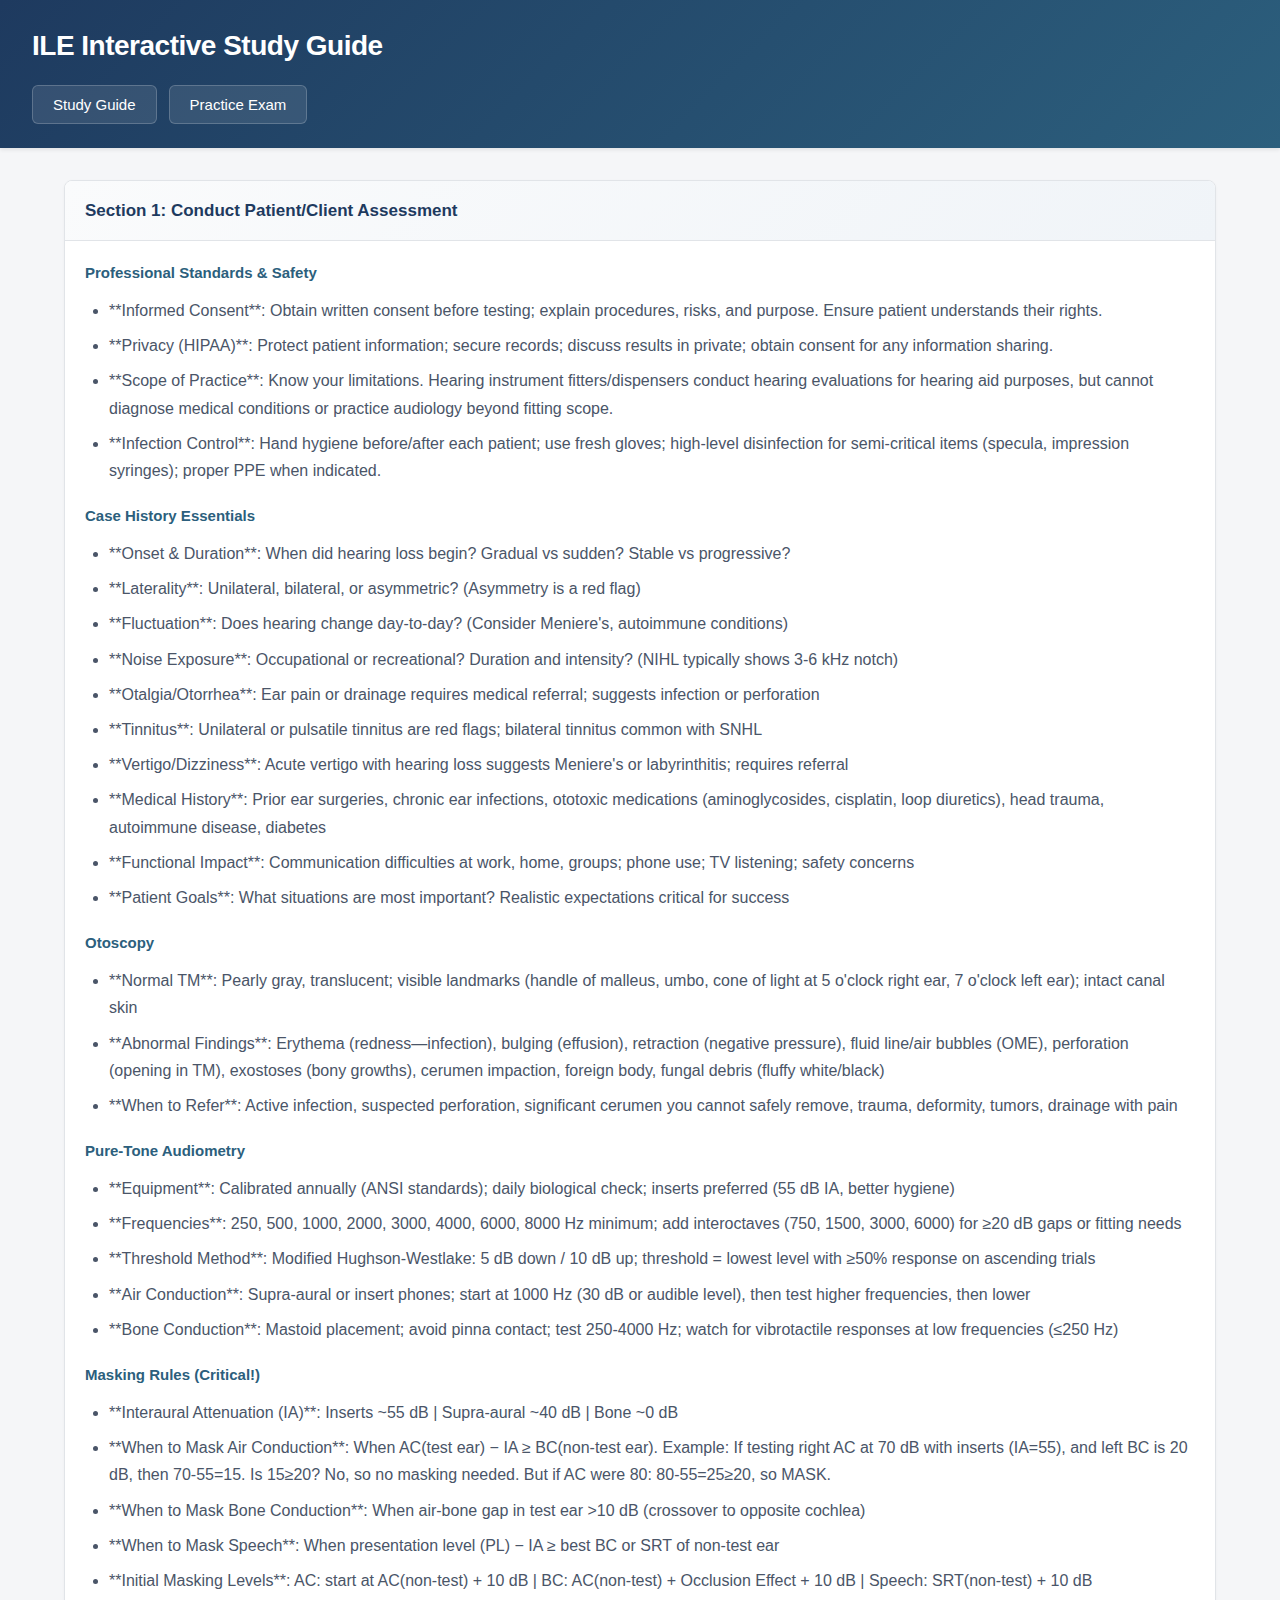
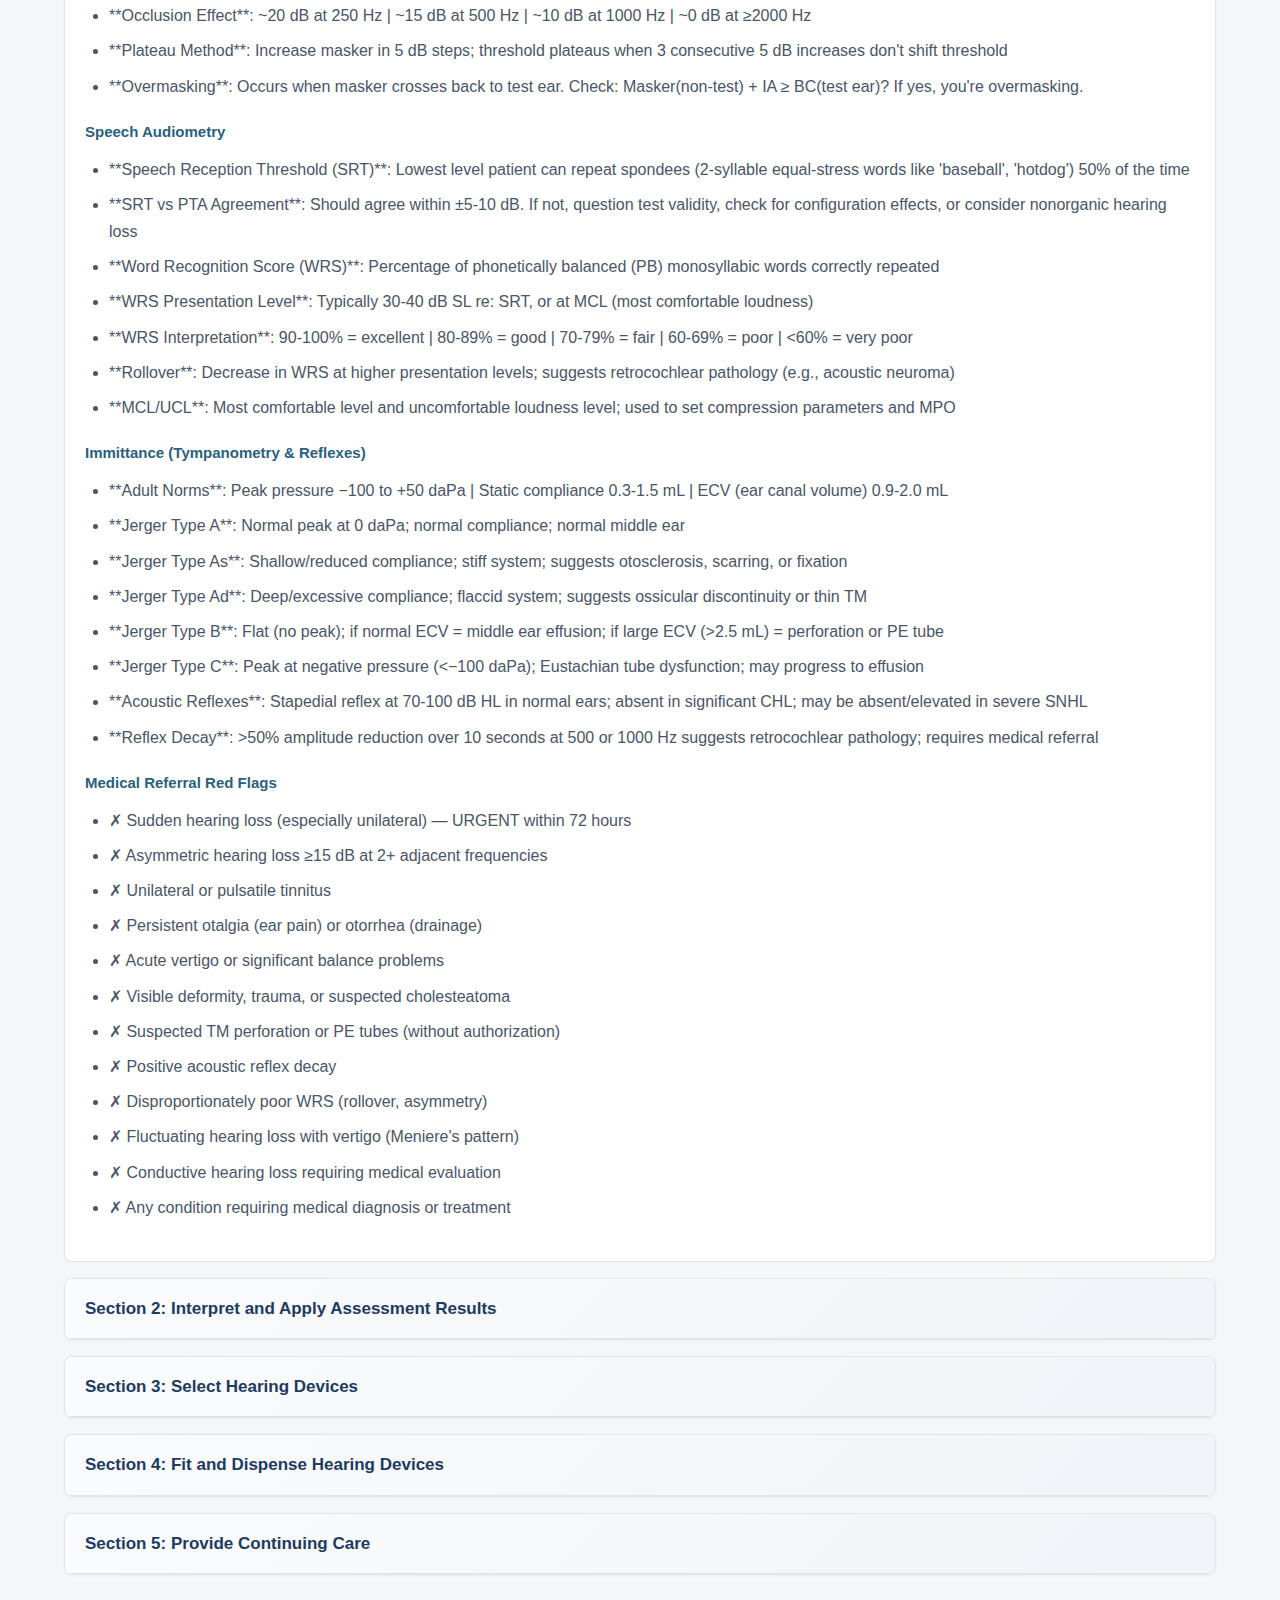
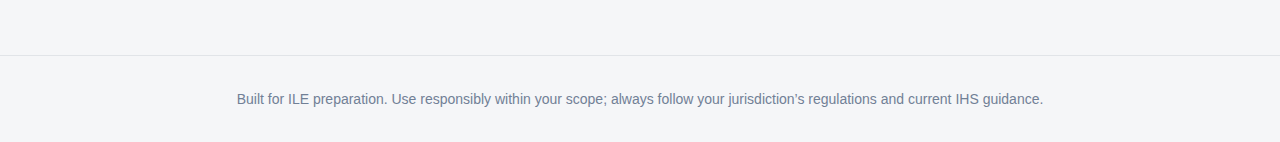
<file: interactive/index.html>
<!DOCTYPE html>
<html lang="en">
  <head>
    <meta charset="utf-8" />
    <meta name="viewport" content="width=device-width, initial-scale=1" />
    <title>ILE Interactive Study Guide</title>
    <link rel="stylesheet" href="styles.css" />
  </head>
  <body>
    <header>
      <h1>ILE Interactive Study Guide</h1>
      <nav>
        <button class="tab-btn" data-tab="guide">Study Guide</button>
        <button class="tab-btn" data-tab="exam">Practice Exam</button>
      </nav>
    </header>

    <main>
      <section id="guide" class="tab active">
        <div id="guide-sections" class="sections"></div>
      </section>

      <section id="exam" class="tab">
        <div class="exam-info">
          <h3>Practice Exam Options</h3>
          
          <div class="quiz-mode-selector">
            <div class="quiz-mode-card">
              <h4>📝 Quick Practice Exam (Current Page)</h4>
              <p><strong>Full ILE Exam:</strong> 105 questions in 120 minutes (~68 seconds per question)</p>
              <p>The question bank contains <strong>300 questions</strong> (60 per section). Each practice exam randomly selects from this pool for varied practice.</p>
              <p><em>Tip: Start with shorter exams to learn content, then take full 105-question timed exams to practice pacing.</em></p>
            </div>
            
            <div class="quiz-mode-card alternative">
              <h4>🎯 Section-by-Section Quiz (Alternative Mode)</h4>
              <p><strong>Full-Featured Quiz App with:</strong></p>
              <ul>
                <li>✅ Study by individual sections (60 questions each)</li>
                <li>✅ Random quiz mode with custom question counts</li>
                <li>✅ Flag difficult questions for review</li>
                <li>✅ Track completion progress by section</li>
                <li>✅ Detailed performance breakdown</li>
                <li>✅ Randomized answer choices to prevent pattern memorization</li>
              </ul>
              <button class="alt-quiz-btn" onclick="window.open('../ILE-Exam-Practice-Quiz/index.html', '_blank')">
                Launch Alternative Quiz App →
              </button>
            </div>
          </div>
        </div>
        
        <div class="exam-controls">
          <label>Number of Questions:
            <select id="exam-length">
              <option value="25">25 questions</option>
              <option value="50">50 questions</option>
              <option value="105">105 questions (Full ILE Exam)</option>
              <option value="200">200 questions</option>
            </select>
          </label>
          <button id="start-exam">Start Exam</button>
          <button id="review-exam" disabled>Review</button>
          <button id="reset-exam">Reset</button>
        </div>

        <div id="exam-panel" class="exam-panel hidden">
          <div id="timer-display" class="timer-display"></div>
          <div id="exam-status" class="exam-status"></div>
          <div id="exam-question" class="exam-question"></div>
          <div id="exam-choices" class="exam-choices"></div>
          <div class="exam-nav">
            <button id="prev-q">Prev</button>
            <button id="next-q">Next</button>
            <button id="submit-exam">Submit Exam</button>
          </div>
        </div>

        <div id="exam-results" class="exam-results hidden"></div>
      </section>
    </main>

    <footer>
      <p>
        Built for ILE preparation. Use responsibly within your scope; always follow
        your jurisdiction’s regulations and current IHS guidance.
      </p>
    </footer>

    <script src="app.js"></script>
  </body>
  </html>
</file>
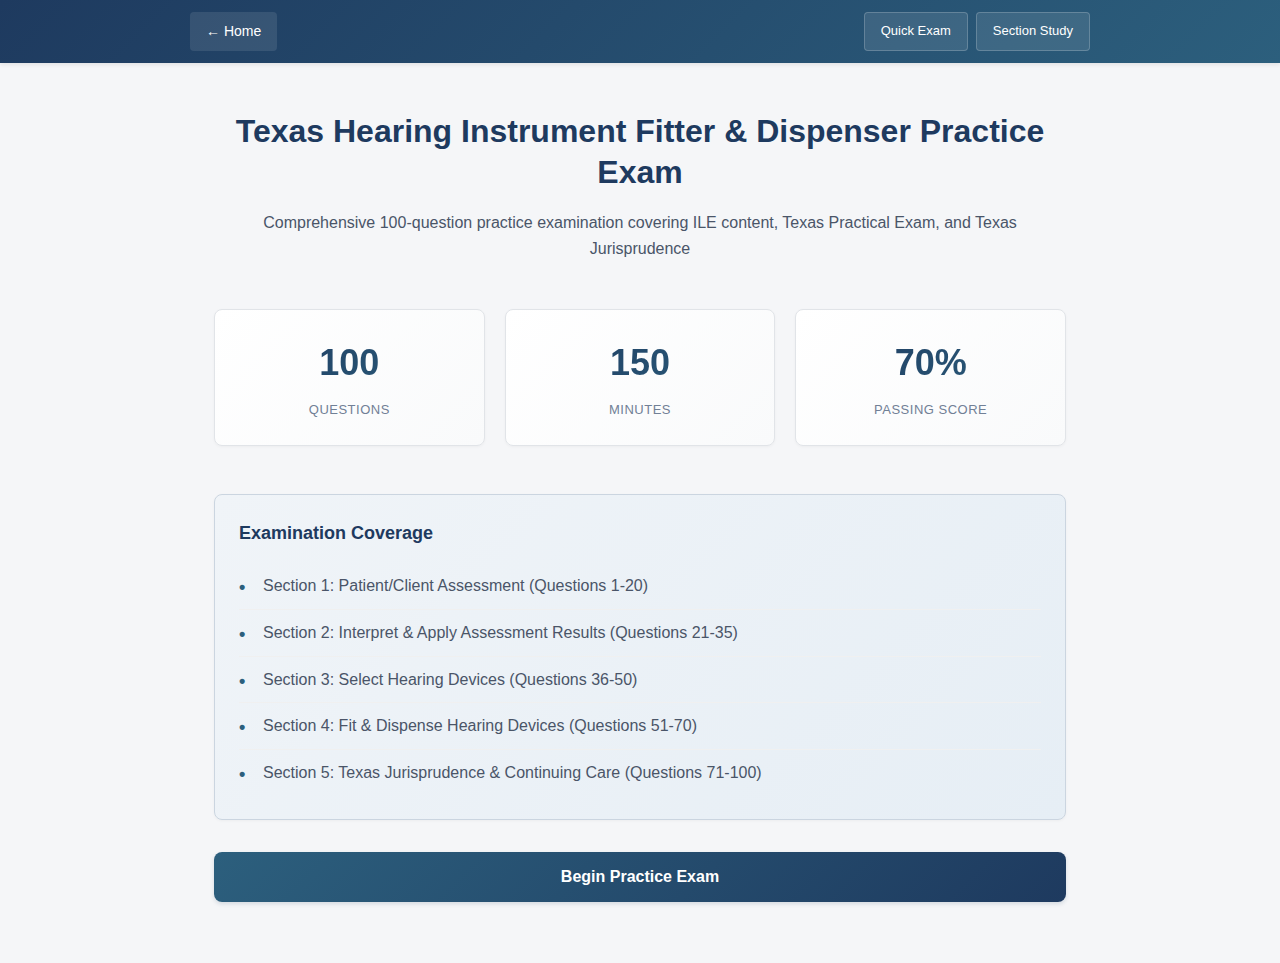
<file: texas-practice-exam/index.html>
<!DOCTYPE html>
<html lang="en">
<head>
    <meta charset="UTF-8">
    <meta name="viewport" content="width=device-width, initial-scale=1.0">
    <title>Texas ILE Practice Exam - 100 Questions</title>
    <link rel="stylesheet" href="styles.css">
</head>
<body>
    <header class="quiz-header">
        <div class="header-nav">
            <a href="../index.html" class="home-link">← Home</a>
            <div class="quiz-links">
                <a href="../interactive/index.html" class="quiz-link">Quick Exam</a>
                <a href="../ILE-Exam-Practice-Quiz/index.html" class="quiz-link">Section Study</a>
            </div>
        </div>
    </header>
    <div class="container">
        <!-- Welcome Screen -->
        <div class="screen active" id="welcomeScreen">
            <div class="welcome-content">
                <h1>Texas Hearing Instrument Fitter & Dispenser Practice Exam</h1>
                <p class="subtitle">Comprehensive 100-question practice examination covering ILE content, Texas Practical Exam, and Texas Jurisprudence</p>
                
                <div class="exam-stats">
                    <div class="stat-card">
                        <div class="stat-number">100</div>
                        <div class="stat-label">Questions</div>
                    </div>
                    <div class="stat-card">
                        <div class="stat-number">150</div>
                        <div class="stat-label">Minutes</div>
                    </div>
                    <div class="stat-card">
                        <div class="stat-number">70%</div>
                        <div class="stat-label">Passing Score</div>
                    </div>
                </div>

                <div class="exam-info">
                    <h3>Examination Coverage</h3>
                    <ul>
                        <li>Section 1: Patient/Client Assessment (Questions 1-20)</li>
                        <li>Section 2: Interpret & Apply Assessment Results (Questions 21-35)</li>
                        <li>Section 3: Select Hearing Devices (Questions 36-50)</li>
                        <li>Section 4: Fit & Dispense Hearing Devices (Questions 51-70)</li>
                        <li>Section 5: Texas Jurisprudence & Continuing Care (Questions 71-100)</li>
                    </ul>
                </div>

                <button class="start-btn" onclick="startExam()">Begin Practice Exam</button>
            </div>
        </div>

        <!-- Question Screen -->
        <div class="screen" id="questionScreen">
            <div class="question-container">
                <div class="question-header">
                    <div class="question-meta">
                        <span id="sectionLabel">Section 1</span>
                        <span id="questionProgress">Question 1 of 100</span>
                    </div>
                    <div class="question-controls">
                        <button class="icon-btn" id="flagBtn" onclick="toggleFlag()" title="Flag this question">
                            <span id="flagText">Flag</span>
                        </button>
                        <button class="icon-btn" onclick="showWelcome()">Menu</button>
                    </div>
                </div>

                <div class="progress-bar">
                    <div class="progress-fill" id="progressFill"></div>
                </div>

                <div id="scoreDisplay" class="score-display"></div>

                <div id="questionText" class="question-text"></div>

                <div id="choices" class="choices"></div>

                <div id="feedback" class="feedback" style="display: none;"></div>

                <div class="nav-controls">
                    <button class="nav-btn" id="prevBtn" onclick="previousQuestion()">Previous</button>
                    <button class="nav-btn" id="submitAnswerBtn" onclick="submitAnswer()" disabled>Submit Answer</button>
                    <button class="nav-btn" id="nextBtn" onclick="nextQuestion()" style="display: none;">Next Question</button>
                </div>

                <button class="finish-btn" id="finishBtn" onclick="finishExam()" style="display: none;">Finish Exam</button>
            </div>
        </div>

        <!-- Results Screen -->
        <div class="screen" id="resultsScreen">
            <div class="results-container">
                <div class="results-header">
                    <h2>Exam Complete</h2>
                    <div id="finalScore" class="final-score"></div>
                    <div id="performanceLabel" class="performance-label"></div>
                </div>

                <div id="resultsBreakdown" class="results-breakdown"></div>

                <div id="reviewSection" class="review-section"></div>

                <div class="results-actions">
                    <button onclick="retakeExam()">Retake Exam</button>
                    <button id="reviewMissedBtn" onclick="reviewMissed()" style="display: none;">Review Missed Questions</button>
                </div>
            </div>
        </div>
    </div>

    <script src="app.js"></script>
</body>
</html>
</file>
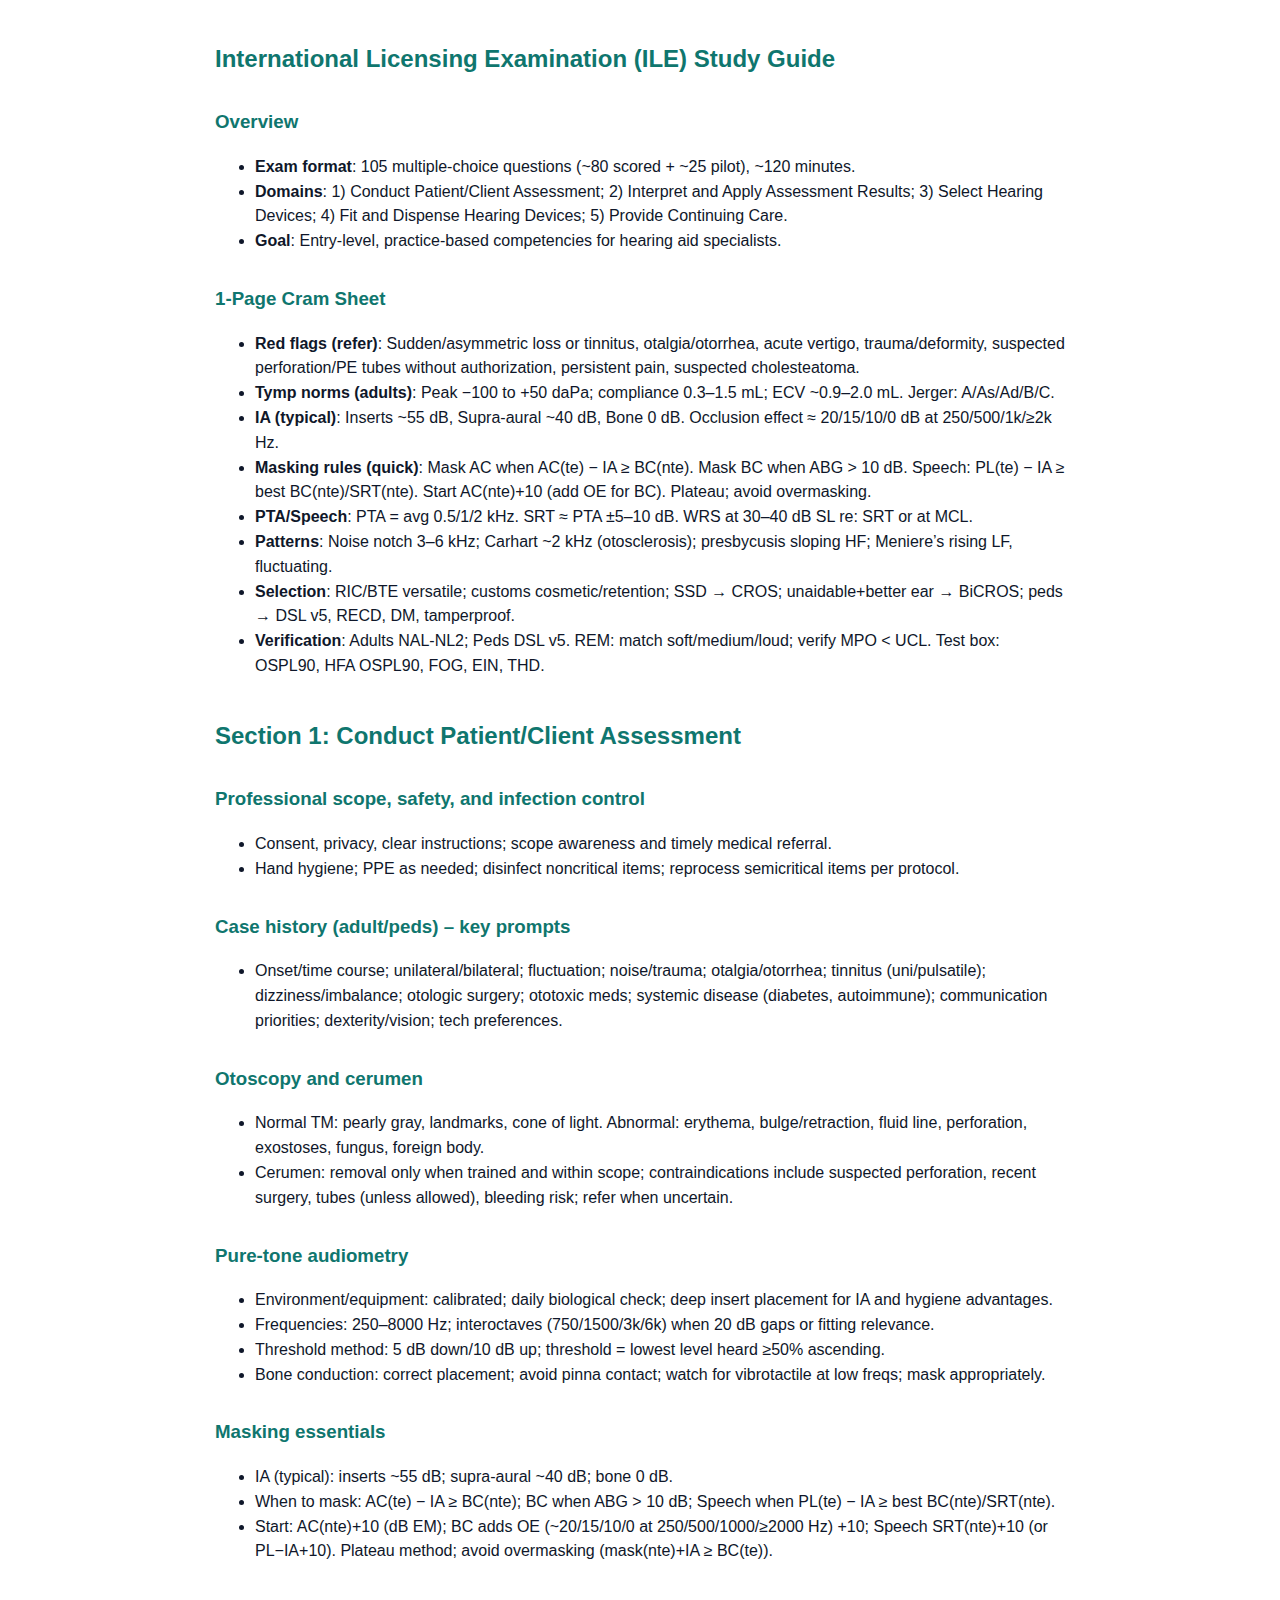
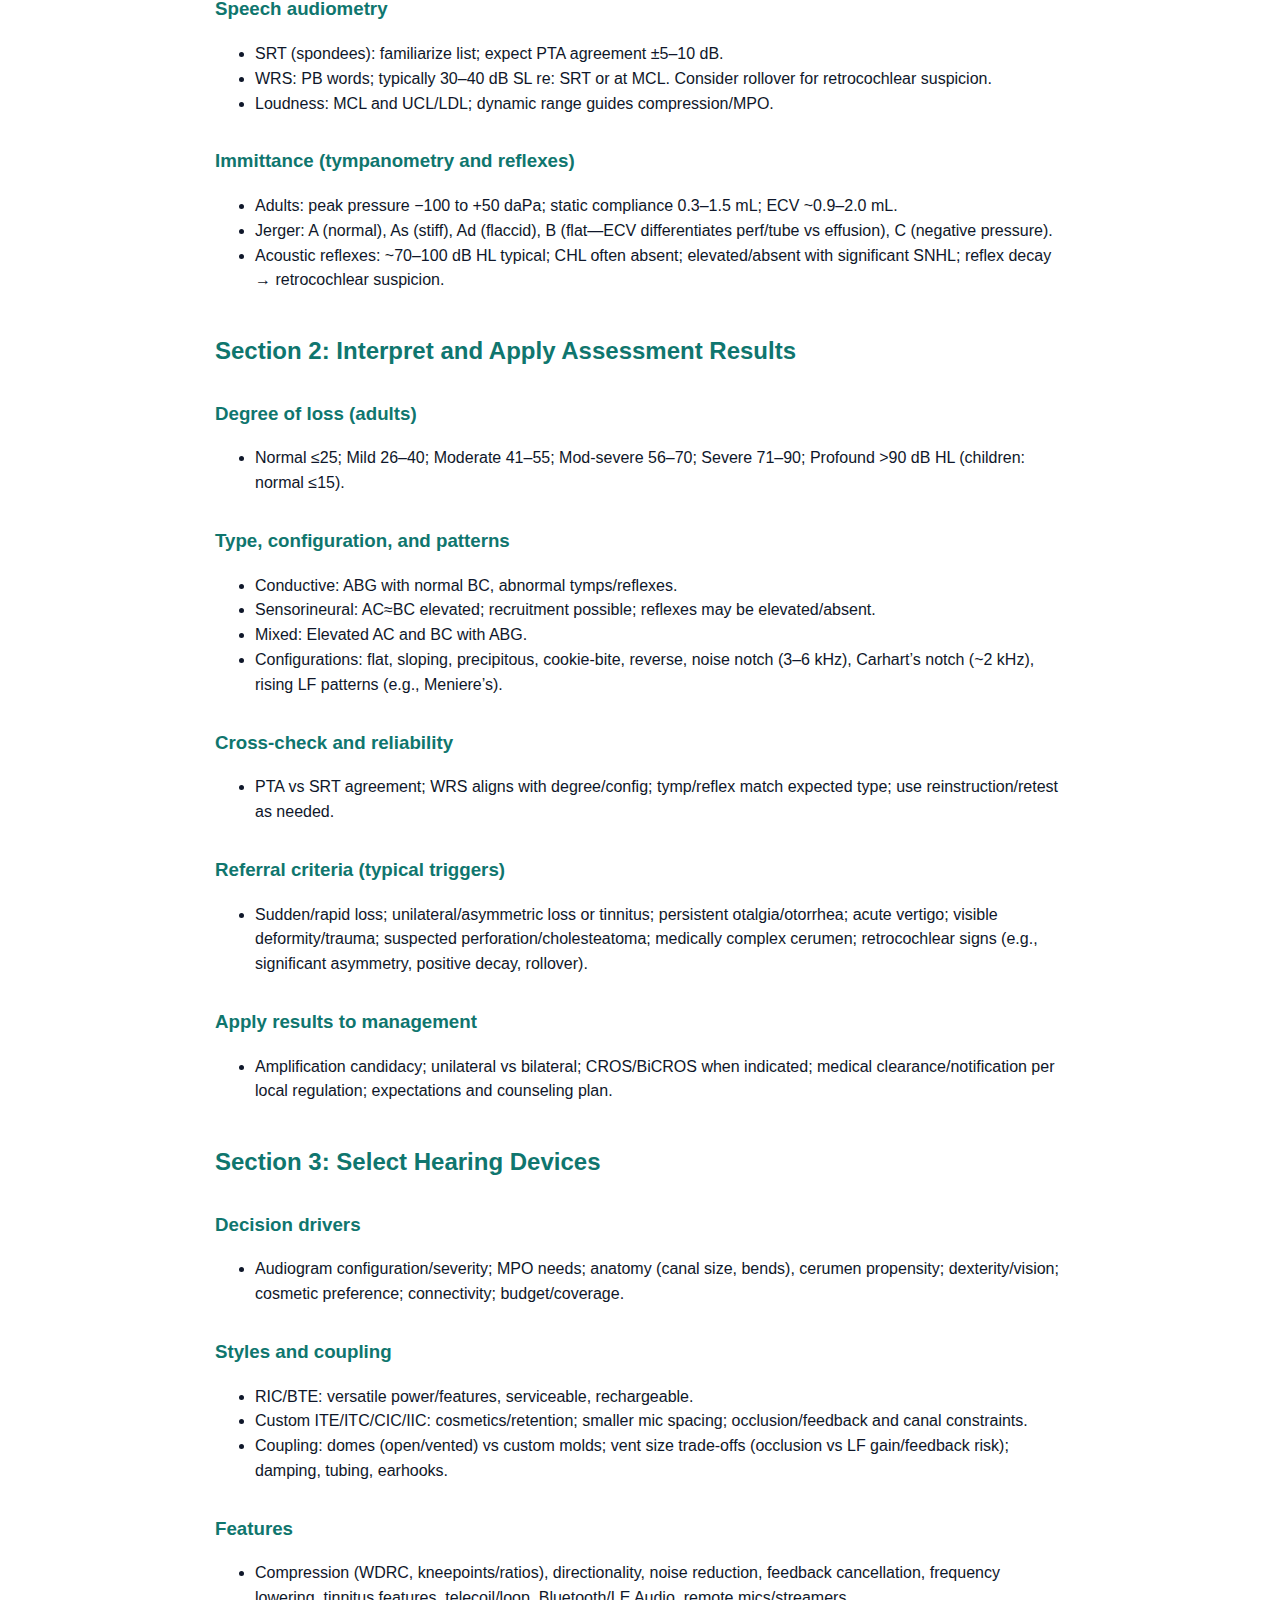
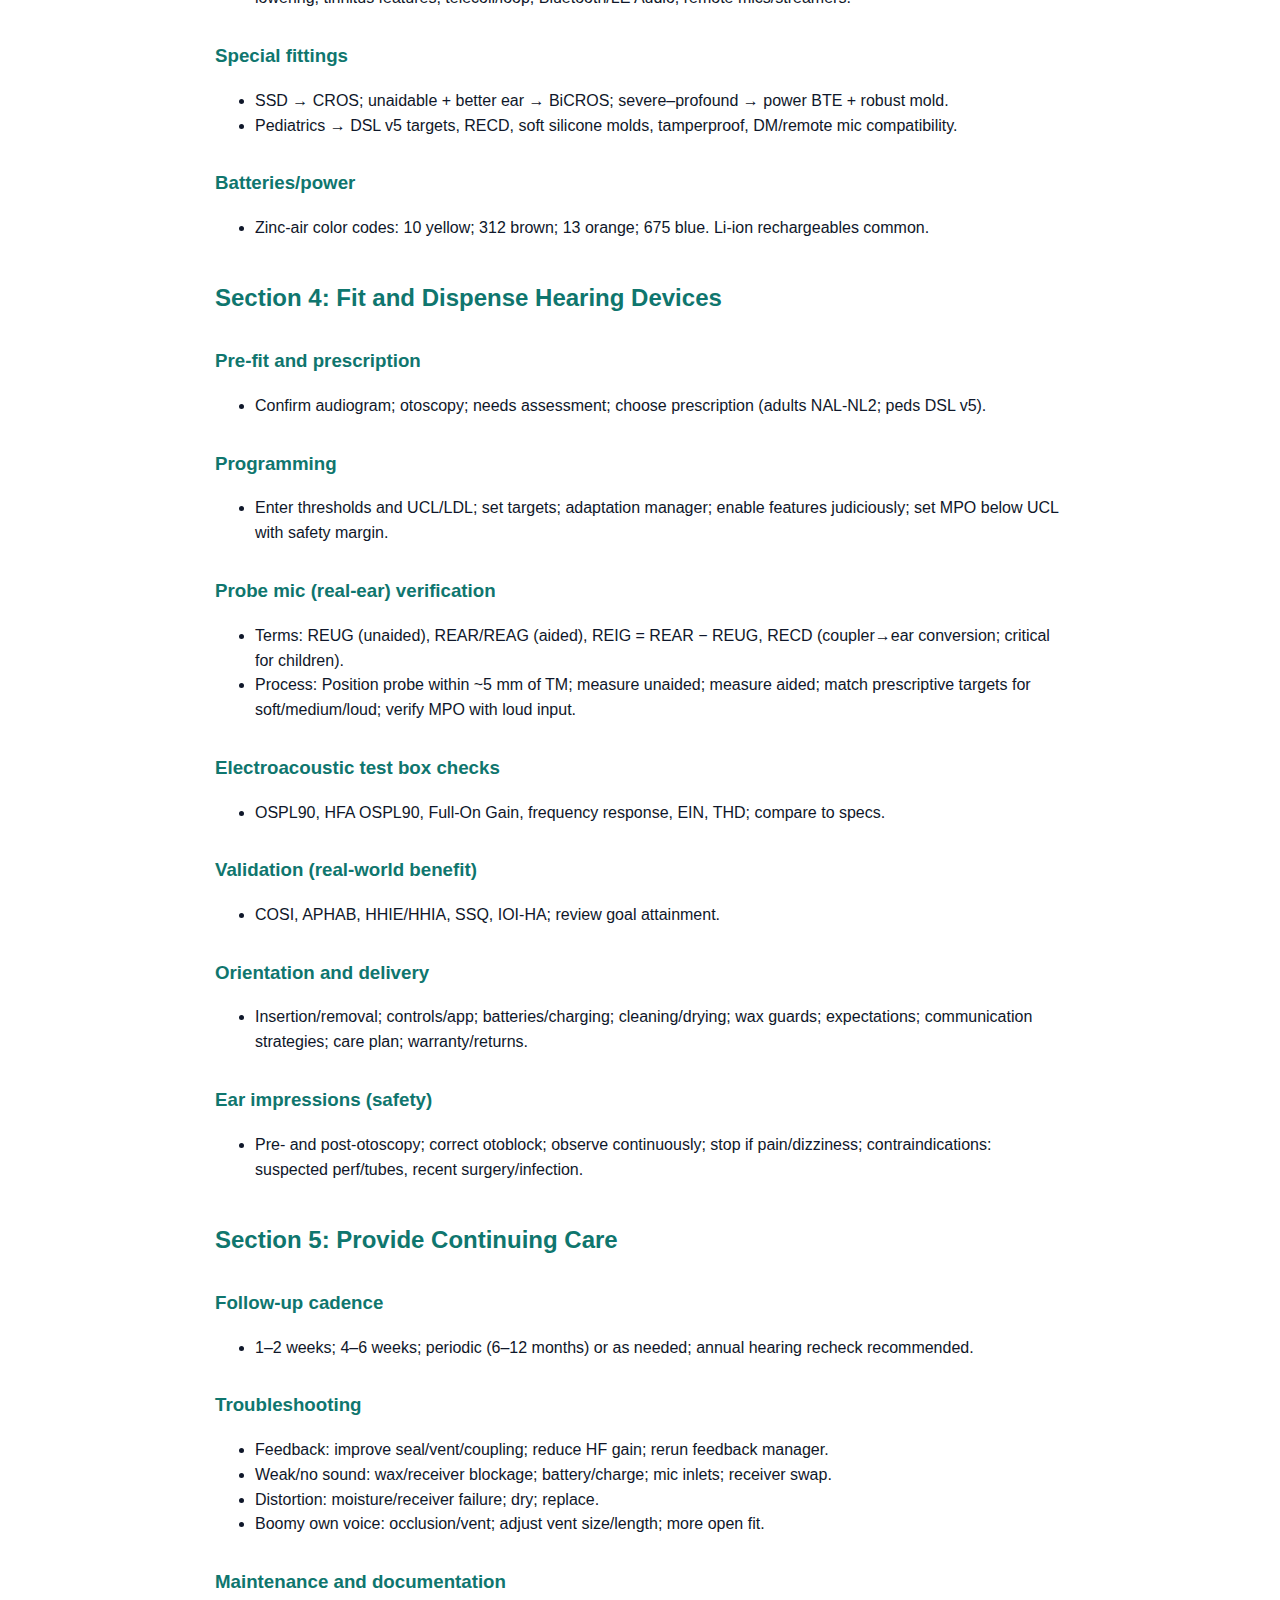
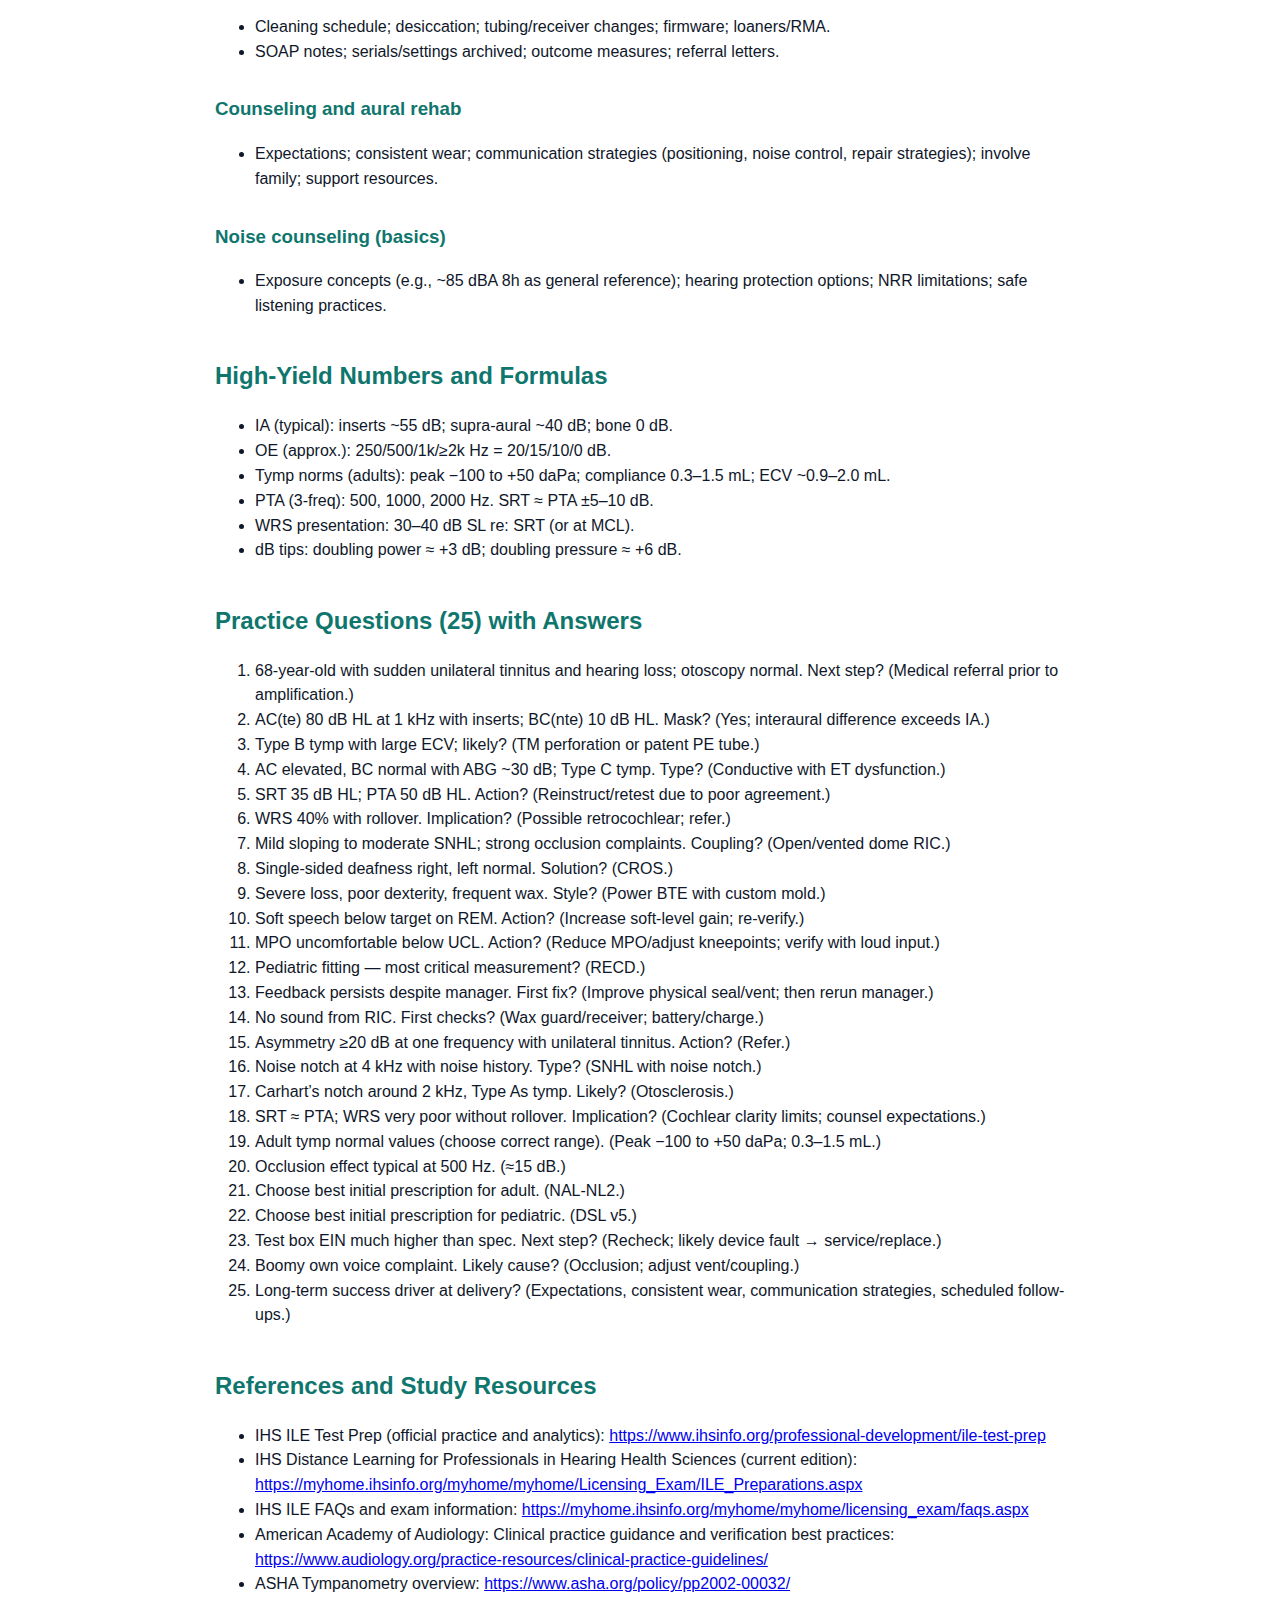
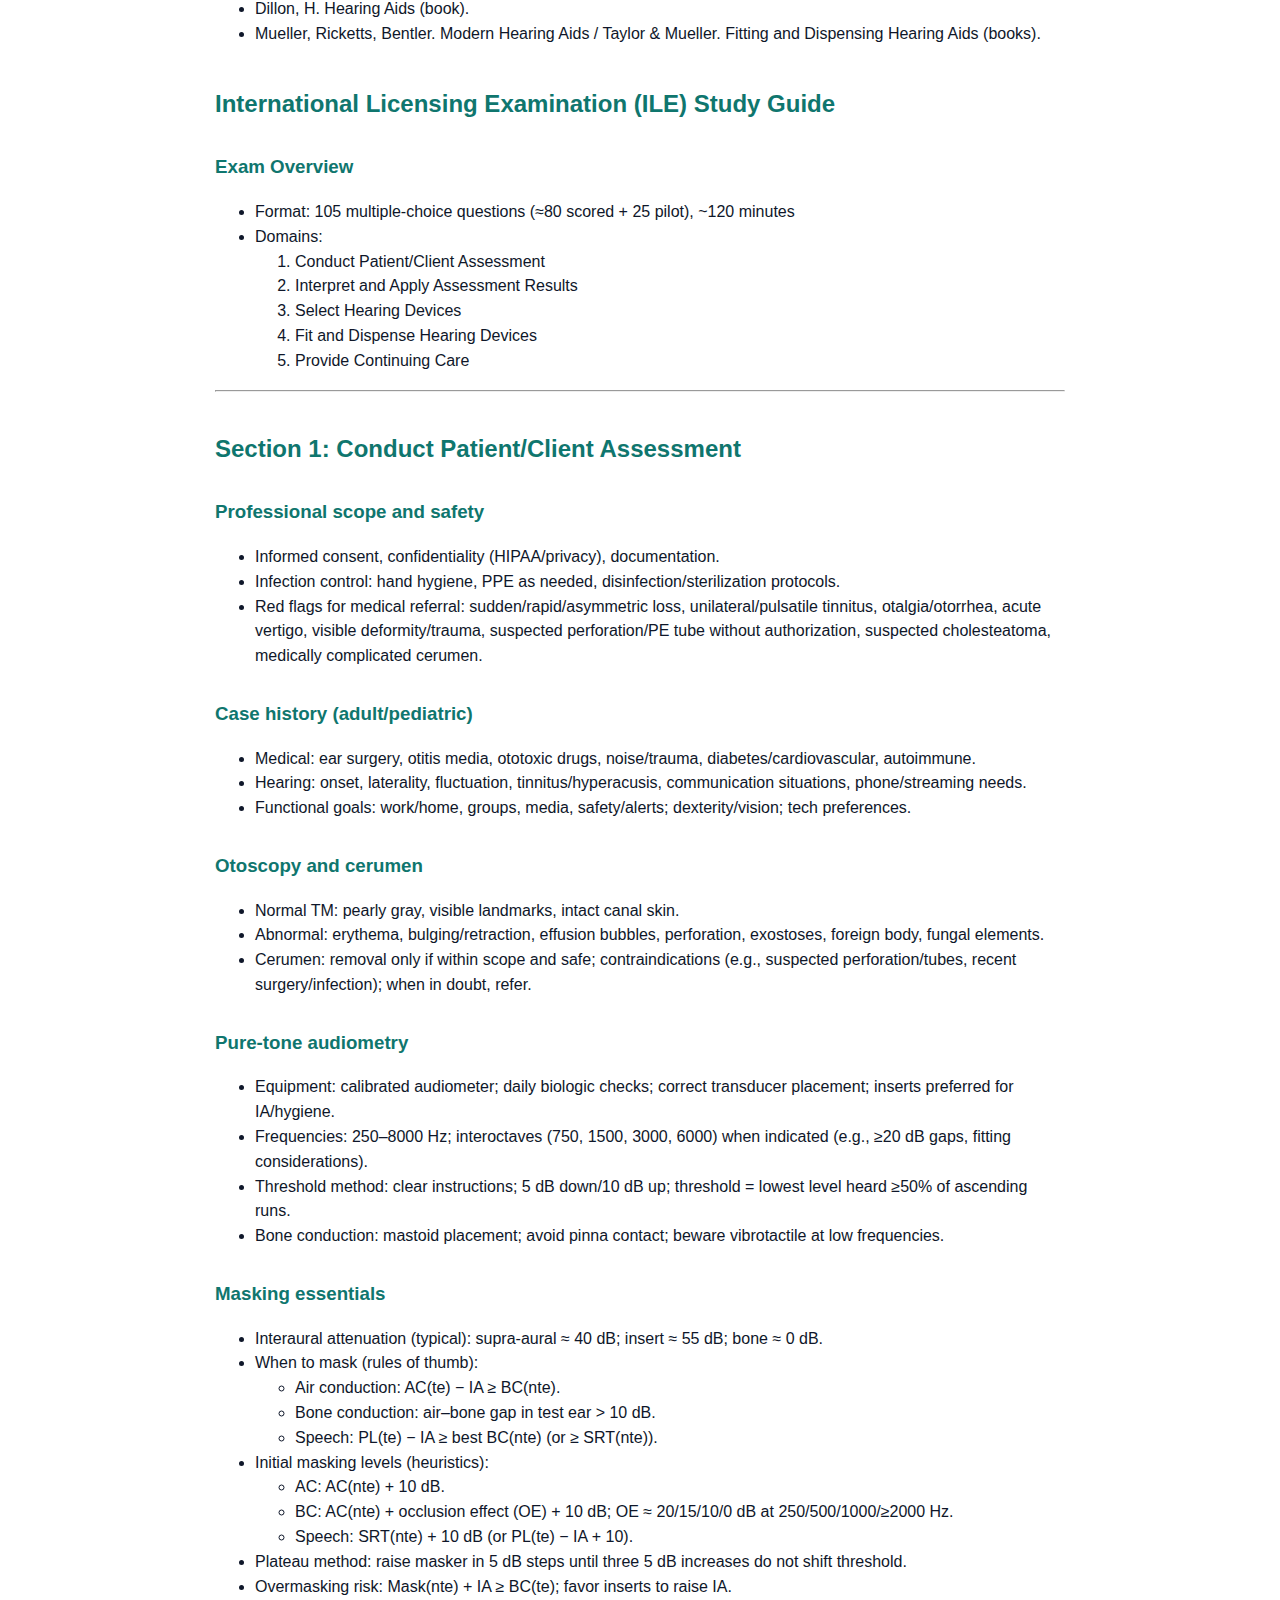
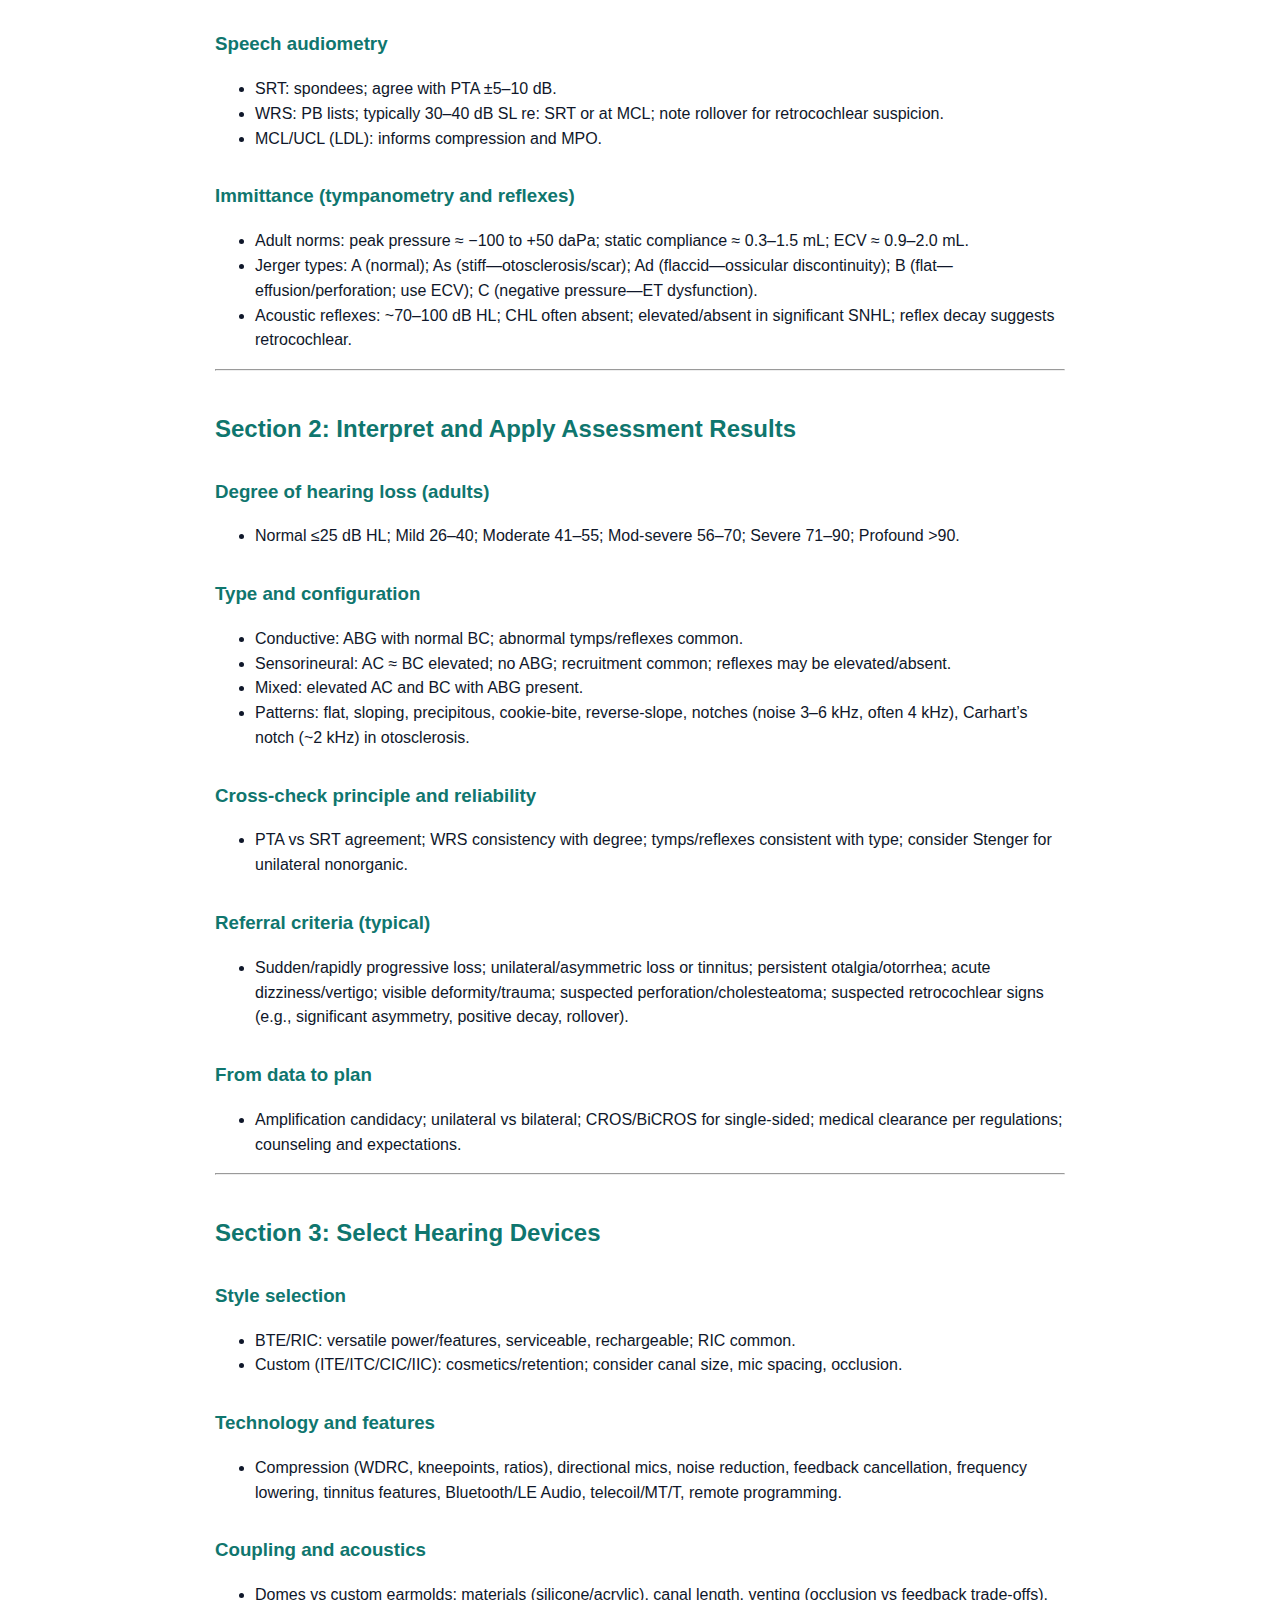
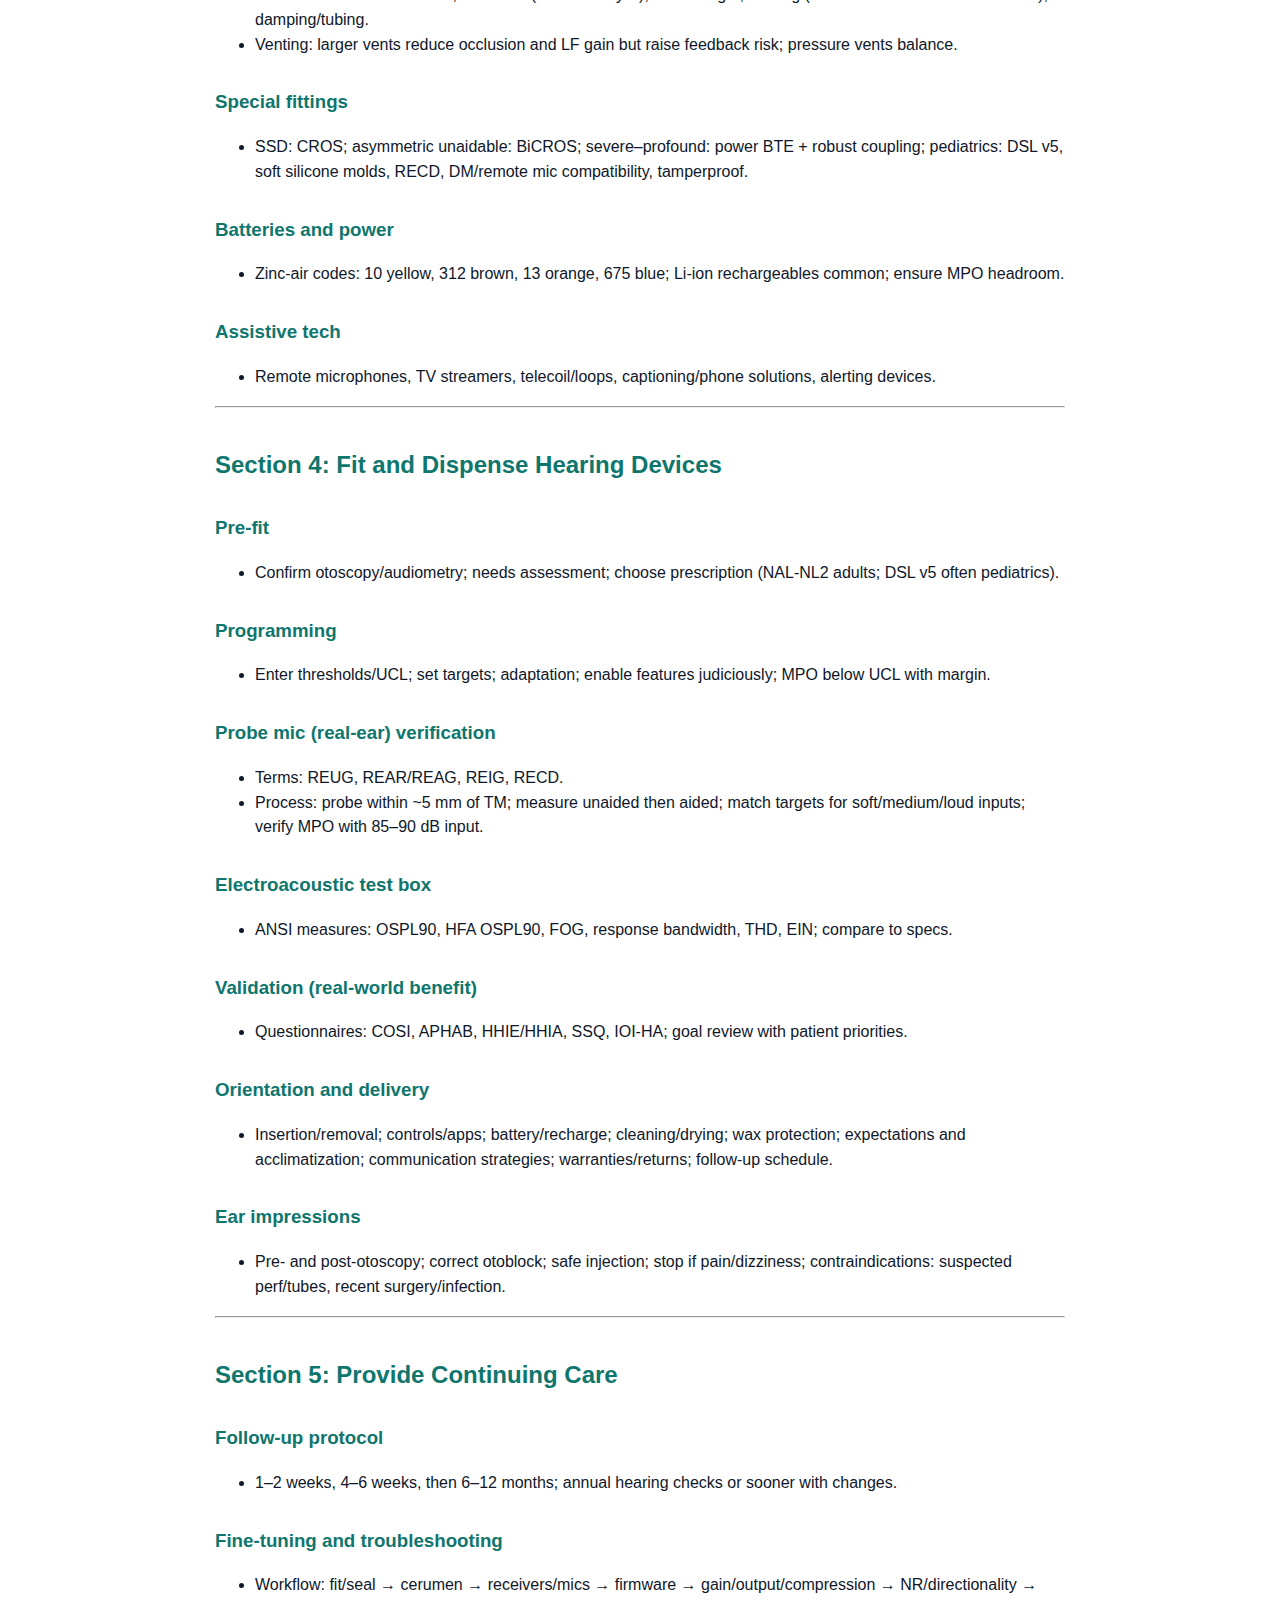
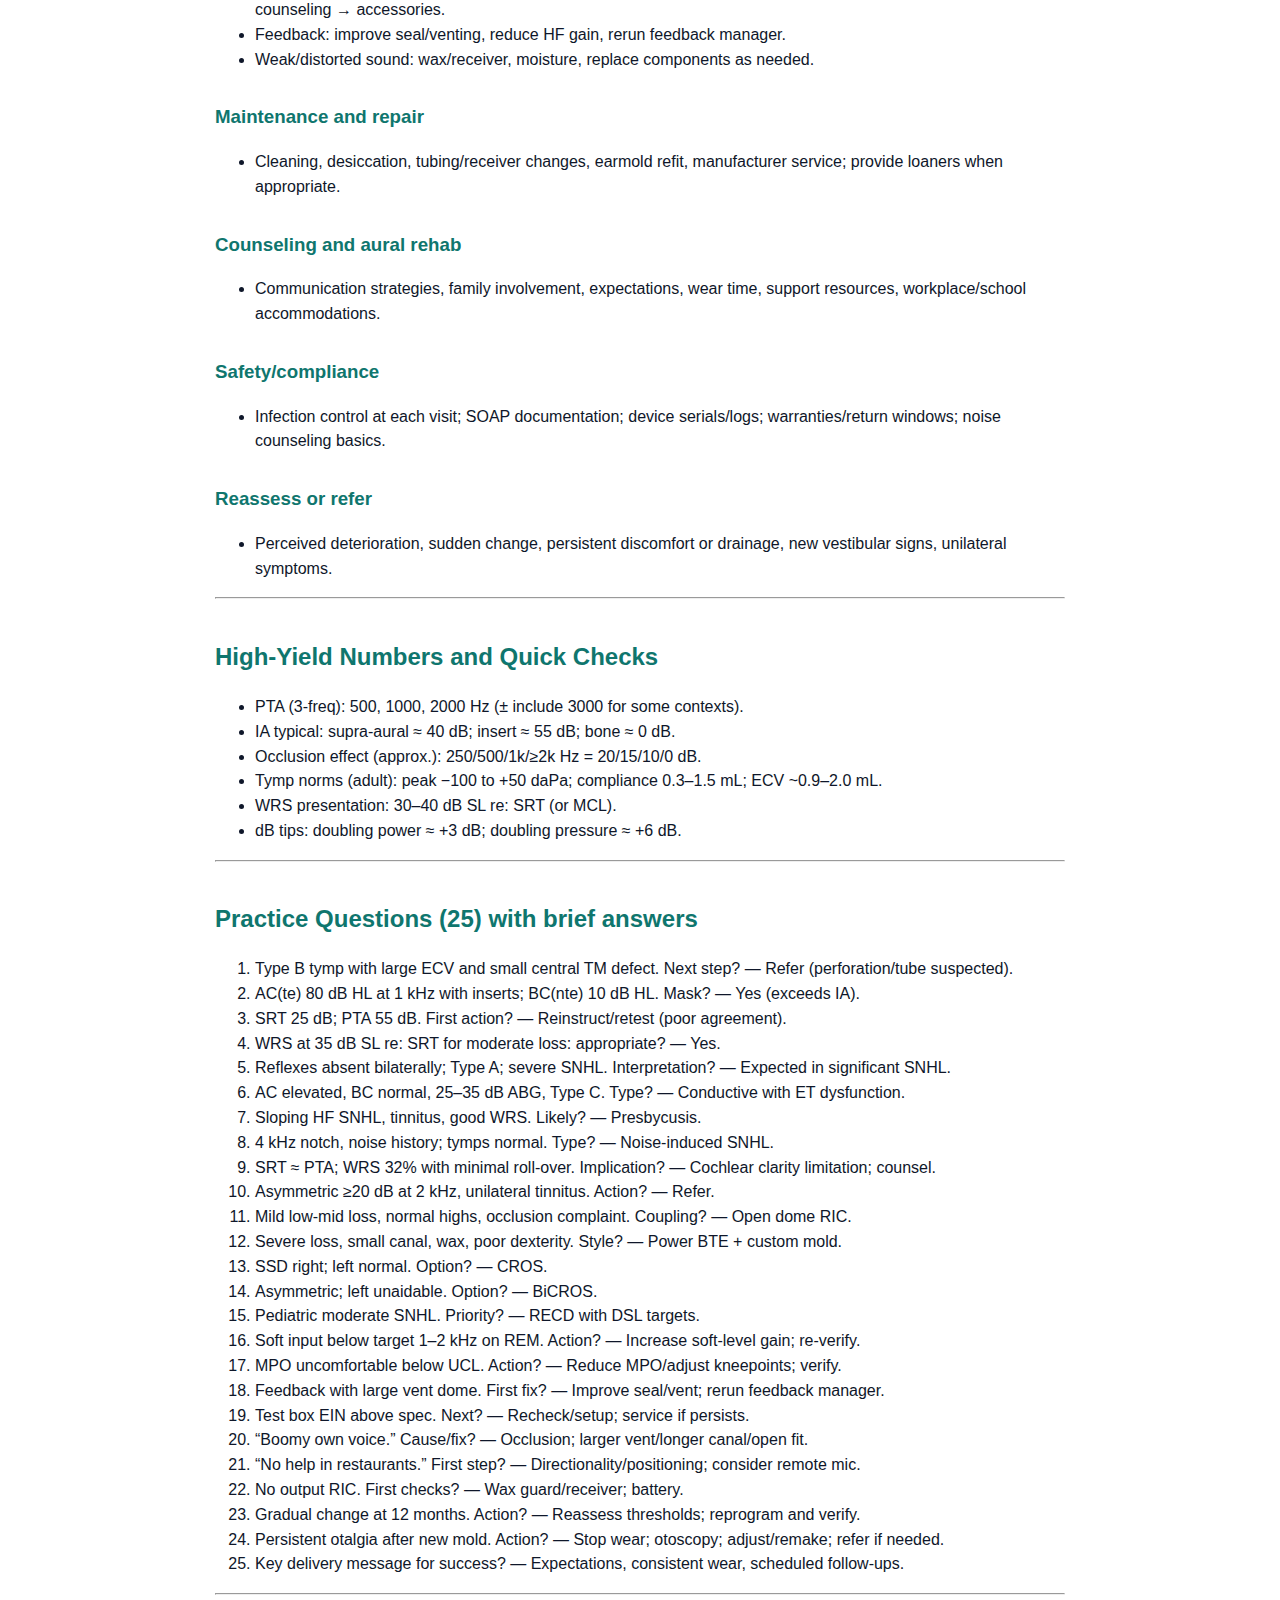
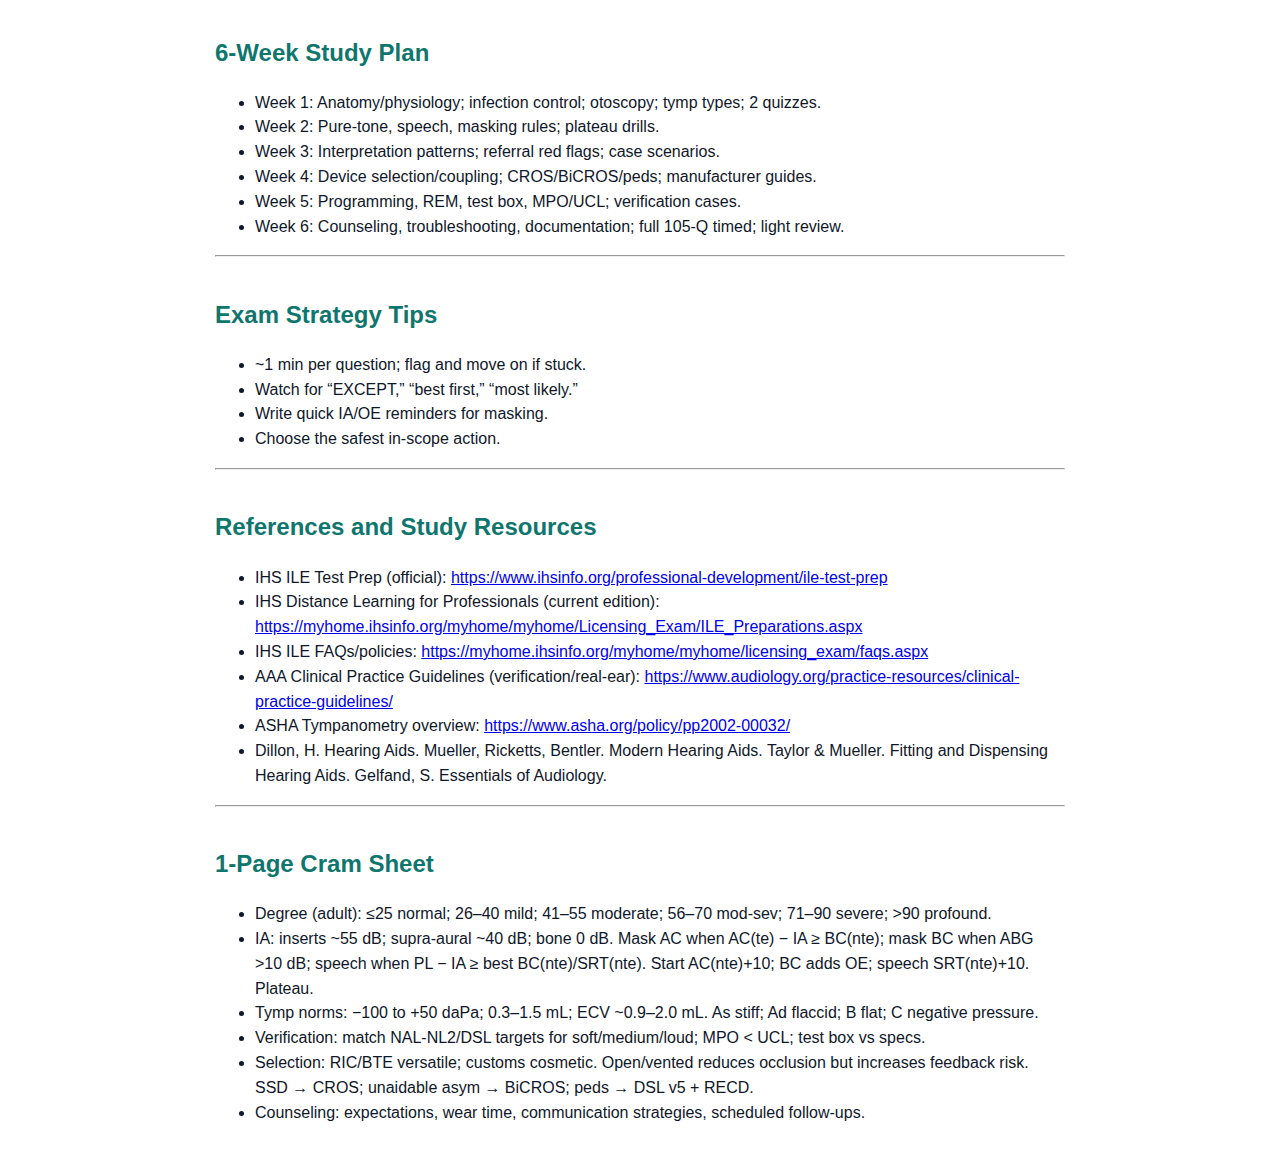
<file: ILE_Study_Guide.html>
<html><head><meta charset='utf-8'><style>
  body{font-family:Segoe UI,Arial,sans-serif;max-width:850px;margin:40px auto;line-height:1.55;color:#0f172a;background:#ffffff}
  h2,h3{color:#0f766e;margin-top:1.6em}
  pre,code{background:#f1f5f9;border-radius:4px}
  pre{padding:10px;overflow:auto}
  table{border-collapse:collapse;width:100%}
  th,td{border:1px solid #e2e8f0;padding:6px 8px}
</style></head><body><h2 id="international-licensing-examination-ile-study-guide">International Licensing Examination (ILE) Study Guide</h2>
<h3 id="overview">Overview</h3>
<ul>
<li><strong>Exam format</strong>: 105 multiple-choice questions (~80 scored + ~25 pilot), ~120 minutes.</li>
<li><strong>Domains</strong>: 1) Conduct Patient/Client Assessment; 2) Interpret and Apply Assessment Results; 3) Select Hearing Devices; 4) Fit and Dispense Hearing Devices; 5) Provide Continuing Care.</li>
<li><strong>Goal</strong>: Entry-level, practice-based competencies for hearing aid specialists.</li>
</ul>
<h3 id="page-cram-sheet">1-Page Cram Sheet</h3>
<ul>
<li><strong>Red flags (refer)</strong>: Sudden/asymmetric loss or tinnitus, otalgia/otorrhea, acute vertigo, trauma/deformity, suspected perforation/PE tubes without authorization, persistent pain, suspected cholesteatoma.</li>
<li><strong>Tymp norms (adults)</strong>: Peak −100 to +50 daPa; compliance 0.3–1.5 mL; ECV ~0.9–2.0 mL. Jerger: A/As/Ad/B/C.</li>
<li><strong>IA (typical)</strong>: Inserts ~55 dB, Supra-aural ~40 dB, Bone 0 dB. Occlusion effect ≈ 20/15/10/0 dB at 250/500/1k/≥2k Hz.</li>
<li><strong>Masking rules (quick)</strong>: Mask AC when AC(te) − IA ≥ BC(nte). Mask BC when ABG &gt; 10 dB. Speech: PL(te) − IA ≥ best BC(nte)/SRT(nte). Start AC(nte)+10 (add OE for BC). Plateau; avoid overmasking.</li>
<li><strong>PTA/Speech</strong>: PTA = avg 0.5/1/2 kHz. SRT ≈ PTA ±5–10 dB. WRS at 30–40 dB SL re: SRT or at MCL.</li>
<li><strong>Patterns</strong>: Noise notch 3–6 kHz; Carhart ~2 kHz (otosclerosis); presbycusis sloping HF; Meniere’s rising LF, fluctuating.</li>
<li><strong>Selection</strong>: RIC/BTE versatile; customs cosmetic/retention; SSD → CROS; unaidable+better ear → BiCROS; peds → DSL v5, RECD, DM, tamperproof.</li>
<li><strong>Verification</strong>: Adults NAL-NL2; Peds DSL v5. REM: match soft/medium/loud; verify MPO &lt; UCL. Test box: OSPL90, HFA OSPL90, FOG, EIN, THD.</li>
</ul>
<h2 id="section-1-conduct-patientclient-assessment">Section 1: Conduct Patient/Client Assessment</h2>
<h3 id="professional-scope-safety-and-infection-control">Professional scope, safety, and infection control</h3>
<ul>
<li>Consent, privacy, clear instructions; scope awareness and timely medical referral.</li>
<li>Hand hygiene; PPE as needed; disinfect noncritical items; reprocess semicritical items per protocol.</li>
</ul>
<h3 id="case-history-adultpeds-key-prompts">Case history (adult/peds) – key prompts</h3>
<ul>
<li>Onset/time course; unilateral/bilateral; fluctuation; noise/trauma; otalgia/otorrhea; tinnitus (uni/pulsatile); dizziness/imbalance; otologic surgery; ototoxic meds; systemic disease (diabetes, autoimmune); communication priorities; dexterity/vision; tech preferences.</li>
</ul>
<h3 id="otoscopy-and-cerumen">Otoscopy and cerumen</h3>
<ul>
<li>Normal TM: pearly gray, landmarks, cone of light. Abnormal: erythema, bulge/retraction, fluid line, perforation, exostoses, fungus, foreign body.</li>
<li>Cerumen: removal only when trained and within scope; contraindications include suspected perforation, recent surgery, tubes (unless allowed), bleeding risk; refer when uncertain.</li>
</ul>
<h3 id="pure-tone-audiometry">Pure-tone audiometry</h3>
<ul>
<li>Environment/equipment: calibrated; daily biological check; deep insert placement for IA and hygiene advantages.</li>
<li>Frequencies: 250–8000 Hz; interoctaves (750/1500/3k/6k) when 20 dB gaps or fitting relevance.</li>
<li>Threshold method: 5 dB down/10 dB up; threshold = lowest level heard ≥50% ascending.</li>
<li>Bone conduction: correct placement; avoid pinna contact; watch for vibrotactile at low freqs; mask appropriately.</li>
</ul>
<h3 id="masking-essentials">Masking essentials</h3>
<ul>
<li>IA (typical): inserts ~55 dB; supra-aural ~40 dB; bone 0 dB.</li>
<li>When to mask: AC(te) − IA ≥ BC(nte); BC when ABG &gt; 10 dB; Speech when PL(te) − IA ≥ best BC(nte)/SRT(nte).</li>
<li>Start: AC(nte)+10 (dB EM); BC adds OE (~20/15/10/0 at 250/500/1000/≥2000 Hz) +10; Speech SRT(nte)+10 (or PL−IA+10). Plateau method; avoid overmasking (mask(nte)+IA ≥ BC(te)).</li>
</ul>
<h3 id="speech-audiometry">Speech audiometry</h3>
<ul>
<li>SRT (spondees): familiarize list; expect PTA agreement ±5–10 dB.</li>
<li>WRS: PB words; typically 30–40 dB SL re: SRT or at MCL. Consider rollover for retrocochlear suspicion.</li>
<li>Loudness: MCL and UCL/LDL; dynamic range guides compression/MPO.</li>
</ul>
<h3 id="immittance-tympanometry-and-reflexes">Immittance (tympanometry and reflexes)</h3>
<ul>
<li>Adults: peak pressure −100 to +50 daPa; static compliance 0.3–1.5 mL; ECV ~0.9–2.0 mL.</li>
<li>Jerger: A (normal), As (stiff), Ad (flaccid), B (flat—ECV differentiates perf/tube vs effusion), C (negative pressure).</li>
<li>Acoustic reflexes: ~70–100 dB HL typical; CHL often absent; elevated/absent with significant SNHL; reflex decay → retrocochlear suspicion.</li>
</ul>
<h2 id="section-2-interpret-and-apply-assessment-results">Section 2: Interpret and Apply Assessment Results</h2>
<h3 id="degree-of-loss-adults">Degree of loss (adults)</h3>
<ul>
<li>Normal ≤25; Mild 26–40; Moderate 41–55; Mod-severe 56–70; Severe 71–90; Profound &gt;90 dB HL (children: normal ≤15).</li>
</ul>
<h3 id="type-configuration-and-patterns">Type, configuration, and patterns</h3>
<ul>
<li>Conductive: ABG with normal BC, abnormal tymps/reflexes.</li>
<li>Sensorineural: AC≈BC elevated; recruitment possible; reflexes may be elevated/absent.</li>
<li>Mixed: Elevated AC and BC with ABG.</li>
<li>Configurations: flat, sloping, precipitous, cookie-bite, reverse, noise notch (3–6 kHz), Carhart’s notch (~2 kHz), rising LF patterns (e.g., Meniere’s).</li>
</ul>
<h3 id="cross-check-and-reliability">Cross-check and reliability</h3>
<ul>
<li>PTA vs SRT agreement; WRS aligns with degree/config; tymp/reflex match expected type; use reinstruction/retest as needed.</li>
</ul>
<h3 id="referral-criteria-typical-triggers">Referral criteria (typical triggers)</h3>
<ul>
<li>Sudden/rapid loss; unilateral/asymmetric loss or tinnitus; persistent otalgia/otorrhea; acute vertigo; visible deformity/trauma; suspected perforation/cholesteatoma; medically complex cerumen; retrocochlear signs (e.g., significant asymmetry, positive decay, rollover).</li>
</ul>
<h3 id="apply-results-to-management">Apply results to management</h3>
<ul>
<li>Amplification candidacy; unilateral vs bilateral; CROS/BiCROS when indicated; medical clearance/notification per local regulation; expectations and counseling plan.</li>
</ul>
<h2 id="section-3-select-hearing-devices">Section 3: Select Hearing Devices</h2>
<h3 id="decision-drivers">Decision drivers</h3>
<ul>
<li>Audiogram configuration/severity; MPO needs; anatomy (canal size, bends), cerumen propensity; dexterity/vision; cosmetic preference; connectivity; budget/coverage.</li>
</ul>
<h3 id="styles-and-coupling">Styles and coupling</h3>
<ul>
<li>RIC/BTE: versatile power/features, serviceable, rechargeable.</li>
<li>Custom ITE/ITC/CIC/IIC: cosmetics/retention; smaller mic spacing; occlusion/feedback and canal constraints.</li>
<li>Coupling: domes (open/vented) vs custom molds; vent size trade-offs (occlusion vs LF gain/feedback risk); damping, tubing, earhooks.</li>
</ul>
<h3 id="features">Features</h3>
<ul>
<li>Compression (WDRC, kneepoints/ratios), directionality, noise reduction, feedback cancellation, frequency lowering, tinnitus features, telecoil/loop, Bluetooth/LE Audio, remote mics/streamers.</li>
</ul>
<h3 id="special-fittings">Special fittings</h3>
<ul>
<li>SSD → CROS; unaidable + better ear → BiCROS; severe–profound → power BTE + robust mold.</li>
<li>Pediatrics → DSL v5 targets, RECD, soft silicone molds, tamperproof, DM/remote mic compatibility.</li>
</ul>
<h3 id="batteriespower">Batteries/power</h3>
<ul>
<li>Zinc-air color codes: 10 yellow; 312 brown; 13 orange; 675 blue. Li-ion rechargeables common.</li>
</ul>
<h2 id="section-4-fit-and-dispense-hearing-devices">Section 4: Fit and Dispense Hearing Devices</h2>
<h3 id="pre-fit-and-prescription">Pre-fit and prescription</h3>
<ul>
<li>Confirm audiogram; otoscopy; needs assessment; choose prescription (adults NAL-NL2; peds DSL v5).</li>
</ul>
<h3 id="programming">Programming</h3>
<ul>
<li>Enter thresholds and UCL/LDL; set targets; adaptation manager; enable features judiciously; set MPO below UCL with safety margin.</li>
</ul>
<h3 id="probe-mic-real-ear-verification">Probe mic (real-ear) verification</h3>
<ul>
<li>Terms: REUG (unaided), REAR/REAG (aided), REIG = REAR − REUG, RECD (coupler→ear conversion; critical for children).</li>
<li>Process: Position probe within ~5 mm of TM; measure unaided; measure aided; match prescriptive targets for soft/medium/loud; verify MPO with loud input.</li>
</ul>
<h3 id="electroacoustic-test-box-checks">Electroacoustic test box checks</h3>
<ul>
<li>OSPL90, HFA OSPL90, Full-On Gain, frequency response, EIN, THD; compare to specs.</li>
</ul>
<h3 id="validation-real-world-benefit">Validation (real-world benefit)</h3>
<ul>
<li>COSI, APHAB, HHIE/HHIA, SSQ, IOI-HA; review goal attainment.</li>
</ul>
<h3 id="orientation-and-delivery">Orientation and delivery</h3>
<ul>
<li>Insertion/removal; controls/app; batteries/charging; cleaning/drying; wax guards; expectations; communication strategies; care plan; warranty/returns.</li>
</ul>
<h3 id="ear-impressions-safety">Ear impressions (safety)</h3>
<ul>
<li>Pre- and post-otoscopy; correct otoblock; observe continuously; stop if pain/dizziness; contraindications: suspected perf/tubes, recent surgery/infection.</li>
</ul>
<h2 id="section-5-provide-continuing-care">Section 5: Provide Continuing Care</h2>
<h3 id="follow-up-cadence">Follow-up cadence</h3>
<ul>
<li>1–2 weeks; 4–6 weeks; periodic (6–12 months) or as needed; annual hearing recheck recommended.</li>
</ul>
<h3 id="troubleshooting">Troubleshooting</h3>
<ul>
<li>Feedback: improve seal/vent/coupling; reduce HF gain; rerun feedback manager.</li>
<li>Weak/no sound: wax/receiver blockage; battery/charge; mic inlets; receiver swap.</li>
<li>Distortion: moisture/receiver failure; dry; replace.</li>
<li>Boomy own voice: occlusion/vent; adjust vent size/length; more open fit.</li>
</ul>
<h3 id="maintenance-and-documentation">Maintenance and documentation</h3>
<ul>
<li>Cleaning schedule; desiccation; tubing/receiver changes; firmware; loaners/RMA.</li>
<li>SOAP notes; serials/settings archived; outcome measures; referral letters.</li>
</ul>
<h3 id="counseling-and-aural-rehab">Counseling and aural rehab</h3>
<ul>
<li>Expectations; consistent wear; communication strategies (positioning, noise control, repair strategies); involve family; support resources.</li>
</ul>
<h3 id="noise-counseling-basics">Noise counseling (basics)</h3>
<ul>
<li>Exposure concepts (e.g., ~85 dBA 8h as general reference); hearing protection options; NRR limitations; safe listening practices.</li>
</ul>
<h2 id="high-yield-numbers-and-formulas">High-Yield Numbers and Formulas</h2>
<ul>
<li>IA (typical): inserts ~55 dB; supra-aural ~40 dB; bone 0 dB.</li>
<li>OE (approx.): 250/500/1k/≥2k Hz = 20/15/10/0 dB.</li>
<li>Tymp norms (adults): peak −100 to +50 daPa; compliance 0.3–1.5 mL; ECV ~0.9–2.0 mL.</li>
<li>PTA (3-freq): 500, 1000, 2000 Hz. SRT ≈ PTA ±5–10 dB.</li>
<li>WRS presentation: 30–40 dB SL re: SRT (or at MCL).</li>
<li>dB tips: doubling power ≈ +3 dB; doubling pressure ≈ +6 dB.</li>
</ul>
<h2 id="practice-questions-25-with-answers">Practice Questions (25) with Answers</h2>
<ol>
<li>68-year-old with sudden unilateral tinnitus and hearing loss; otoscopy normal. Next step? (Medical referral prior to amplification.)</li>
<li>AC(te) 80 dB HL at 1 kHz with inserts; BC(nte) 10 dB HL. Mask? (Yes; interaural difference exceeds IA.)</li>
<li>Type B tymp with large ECV; likely? (TM perforation or patent PE tube.)</li>
<li>AC elevated, BC normal with ABG ~30 dB; Type C tymp. Type? (Conductive with ET dysfunction.)</li>
<li>SRT 35 dB HL; PTA 50 dB HL. Action? (Reinstruct/retest due to poor agreement.)</li>
<li>WRS 40% with rollover. Implication? (Possible retrocochlear; refer.)</li>
<li>Mild sloping to moderate SNHL; strong occlusion complaints. Coupling? (Open/vented dome RIC.)</li>
<li>Single-sided deafness right, left normal. Solution? (CROS.)</li>
<li>Severe loss, poor dexterity, frequent wax. Style? (Power BTE with custom mold.)</li>
<li>Soft speech below target on REM. Action? (Increase soft-level gain; re-verify.)</li>
<li>MPO uncomfortable below UCL. Action? (Reduce MPO/adjust kneepoints; verify with loud input.)</li>
<li>Pediatric fitting — most critical measurement? (RECD.)</li>
<li>Feedback persists despite manager. First fix? (Improve physical seal/vent; then rerun manager.)</li>
<li>No sound from RIC. First checks? (Wax guard/receiver; battery/charge.)</li>
<li>Asymmetry ≥20 dB at one frequency with unilateral tinnitus. Action? (Refer.)</li>
<li>Noise notch at 4 kHz with noise history. Type? (SNHL with noise notch.)</li>
<li>Carhart’s notch around 2 kHz, Type As tymp. Likely? (Otosclerosis.)</li>
<li>SRT ≈ PTA; WRS very poor without rollover. Implication? (Cochlear clarity limits; counsel expectations.)</li>
<li>Adult tymp normal values (choose correct range). (Peak −100 to +50 daPa; 0.3–1.5 mL.)</li>
<li>Occlusion effect typical at 500 Hz. (≈15 dB.)</li>
<li>Choose best initial prescription for adult. (NAL-NL2.)</li>
<li>Choose best initial prescription for pediatric. (DSL v5.)</li>
<li>Test box EIN much higher than spec. Next step? (Recheck; likely device fault → service/replace.)</li>
<li>Boomy own voice complaint. Likely cause? (Occlusion; adjust vent/coupling.)</li>
<li>Long-term success driver at delivery? (Expectations, consistent wear, communication strategies, scheduled follow-ups.)</li>
</ol>
<h2 id="references-and-study-resources">References and Study Resources</h2>
<ul>
<li>IHS ILE Test Prep (official practice and analytics): <a href="https://www.ihsinfo.org/professional-development/ile-test-prep">https://www.ihsinfo.org/professional-development/ile-test-prep</a></li>
<li>IHS Distance Learning for Professionals in Hearing Health Sciences (current edition): <a href="https://myhome.ihsinfo.org/myhome/myhome/Licensing_Exam/ILE_Preparations.aspx">https://myhome.ihsinfo.org/myhome/myhome/Licensing_Exam/ILE_Preparations.aspx</a></li>
<li>IHS ILE FAQs and exam information: <a href="https://myhome.ihsinfo.org/myhome/myhome/licensing_exam/faqs.aspx">https://myhome.ihsinfo.org/myhome/myhome/licensing_exam/faqs.aspx</a></li>
<li>American Academy of Audiology: Clinical practice guidance and verification best practices: <a href="https://www.audiology.org/practice-resources/clinical-practice-guidelines/">https://www.audiology.org/practice-resources/clinical-practice-guidelines/</a></li>
<li>ASHA Tympanometry overview: <a href="https://www.asha.org/policy/pp2002-00032/">https://www.asha.org/policy/pp2002-00032/</a></li>
<li>Dillon, H. Hearing Aids (book).</li>
<li>Mueller, Ricketts, Bentler. Modern Hearing Aids / Taylor &amp; Mueller. Fitting and Dispensing Hearing Aids (books).</li>
</ul>
<h2 id="international-licensing-examination-ile-study-guide-1">International Licensing Examination (ILE) Study Guide</h2>
<h3 id="exam-overview">Exam Overview</h3>
<ul>
<li>Format: 105 multiple-choice questions (≈80 scored + 25 pilot), ~120 minutes</li>
<li>Domains:
<ol>
<li>Conduct Patient/Client Assessment</li>
<li>Interpret and Apply Assessment Results</li>
<li>Select Hearing Devices</li>
<li>Fit and Dispense Hearing Devices</li>
<li>Provide Continuing Care</li>
</ol>
</li>
</ul>
<hr />
<h2 id="section-1-conduct-patientclient-assessment-1">Section 1: Conduct Patient/Client Assessment</h2>
<h3 id="professional-scope-and-safety">Professional scope and safety</h3>
<ul>
<li>Informed consent, confidentiality (HIPAA/privacy), documentation.</li>
<li>Infection control: hand hygiene, PPE as needed, disinfection/sterilization protocols.</li>
<li>Red flags for medical referral: sudden/rapid/asymmetric loss, unilateral/pulsatile tinnitus, otalgia/otorrhea, acute vertigo, visible deformity/trauma, suspected perforation/PE tube without authorization, suspected cholesteatoma, medically complicated cerumen.</li>
</ul>
<h3 id="case-history-adultpediatric">Case history (adult/pediatric)</h3>
<ul>
<li>Medical: ear surgery, otitis media, ototoxic drugs, noise/trauma, diabetes/cardiovascular, autoimmune.</li>
<li>Hearing: onset, laterality, fluctuation, tinnitus/hyperacusis, communication situations, phone/streaming needs.</li>
<li>Functional goals: work/home, groups, media, safety/alerts; dexterity/vision; tech preferences.</li>
</ul>
<h3 id="otoscopy-and-cerumen-1">Otoscopy and cerumen</h3>
<ul>
<li>Normal TM: pearly gray, visible landmarks, intact canal skin.</li>
<li>Abnormal: erythema, bulging/retraction, effusion bubbles, perforation, exostoses, foreign body, fungal elements.</li>
<li>Cerumen: removal only if within scope and safe; contraindications (e.g., suspected perforation/tubes, recent surgery/infection); when in doubt, refer.</li>
</ul>
<h3 id="pure-tone-audiometry-1">Pure-tone audiometry</h3>
<ul>
<li>Equipment: calibrated audiometer; daily biologic checks; correct transducer placement; inserts preferred for IA/hygiene.</li>
<li>Frequencies: 250–8000 Hz; interoctaves (750, 1500, 3000, 6000) when indicated (e.g., ≥20 dB gaps, fitting considerations).</li>
<li>Threshold method: clear instructions; 5 dB down/10 dB up; threshold = lowest level heard ≥50% of ascending runs.</li>
<li>Bone conduction: mastoid placement; avoid pinna contact; beware vibrotactile at low frequencies.</li>
</ul>
<h3 id="masking-essentials-1">Masking essentials</h3>
<ul>
<li>Interaural attenuation (typical): supra-aural ≈ 40 dB; insert ≈ 55 dB; bone ≈ 0 dB.</li>
<li>When to mask (rules of thumb):
<ul>
<li>Air conduction: AC(te) − IA ≥ BC(nte).</li>
<li>Bone conduction: air–bone gap in test ear &gt; 10 dB.</li>
<li>Speech: PL(te) − IA ≥ best BC(nte) (or ≥ SRT(nte)).</li>
</ul>
</li>
<li>Initial masking levels (heuristics):
<ul>
<li>AC: AC(nte) + 10 dB.</li>
<li>BC: AC(nte) + occlusion effect (OE) + 10 dB; OE ≈ 20/15/10/0 dB at 250/500/1000/≥2000 Hz.</li>
<li>Speech: SRT(nte) + 10 dB (or PL(te) − IA + 10).</li>
</ul>
</li>
<li>Plateau method: raise masker in 5 dB steps until three 5 dB increases do not shift threshold.</li>
<li>Overmasking risk: Mask(nte) + IA ≥ BC(te); favor inserts to raise IA.</li>
</ul>
<h3 id="speech-audiometry-1">Speech audiometry</h3>
<ul>
<li>SRT: spondees; agree with PTA ±5–10 dB.</li>
<li>WRS: PB lists; typically 30–40 dB SL re: SRT or at MCL; note rollover for retrocochlear suspicion.</li>
<li>MCL/UCL (LDL): informs compression and MPO.</li>
</ul>
<h3 id="immittance-tympanometry-and-reflexes-1">Immittance (tympanometry and reflexes)</h3>
<ul>
<li>Adult norms: peak pressure ≈ −100 to +50 daPa; static compliance ≈ 0.3–1.5 mL; ECV ≈ 0.9–2.0 mL.</li>
<li>Jerger types: A (normal); As (stiff—otosclerosis/scar); Ad (flaccid—ossicular discontinuity); B (flat—effusion/perforation; use ECV); C (negative pressure—ET dysfunction).</li>
<li>Acoustic reflexes: ~70–100 dB HL; CHL often absent; elevated/absent in significant SNHL; reflex decay suggests retrocochlear.</li>
</ul>
<hr />
<h2 id="section-2-interpret-and-apply-assessment-results-1">Section 2: Interpret and Apply Assessment Results</h2>
<h3 id="degree-of-hearing-loss-adults">Degree of hearing loss (adults)</h3>
<ul>
<li>Normal ≤25 dB HL; Mild 26–40; Moderate 41–55; Mod-severe 56–70; Severe 71–90; Profound &gt;90.</li>
</ul>
<h3 id="type-and-configuration">Type and configuration</h3>
<ul>
<li>Conductive: ABG with normal BC; abnormal tymps/reflexes common.</li>
<li>Sensorineural: AC ≈ BC elevated; no ABG; recruitment common; reflexes may be elevated/absent.</li>
<li>Mixed: elevated AC and BC with ABG present.</li>
<li>Patterns: flat, sloping, precipitous, cookie-bite, reverse-slope, notches (noise 3–6 kHz, often 4 kHz), Carhart’s notch (~2 kHz) in otosclerosis.</li>
</ul>
<h3 id="cross-check-principle-and-reliability">Cross-check principle and reliability</h3>
<ul>
<li>PTA vs SRT agreement; WRS consistency with degree; tymps/reflexes consistent with type; consider Stenger for unilateral nonorganic.</li>
</ul>
<h3 id="referral-criteria-typical">Referral criteria (typical)</h3>
<ul>
<li>Sudden/rapidly progressive loss; unilateral/asymmetric loss or tinnitus; persistent otalgia/otorrhea; acute dizziness/vertigo; visible deformity/trauma; suspected perforation/cholesteatoma; suspected retrocochlear signs (e.g., significant asymmetry, positive decay, rollover).</li>
</ul>
<h3 id="from-data-to-plan">From data to plan</h3>
<ul>
<li>Amplification candidacy; unilateral vs bilateral; CROS/BiCROS for single-sided; medical clearance per regulations; counseling and expectations.</li>
</ul>
<hr />
<h2 id="section-3-select-hearing-devices-1">Section 3: Select Hearing Devices</h2>
<h3 id="style-selection">Style selection</h3>
<ul>
<li>BTE/RIC: versatile power/features, serviceable, rechargeable; RIC common.</li>
<li>Custom (ITE/ITC/CIC/IIC): cosmetics/retention; consider canal size, mic spacing, occlusion.</li>
</ul>
<h3 id="technology-and-features">Technology and features</h3>
<ul>
<li>Compression (WDRC, kneepoints, ratios), directional mics, noise reduction, feedback cancellation, frequency lowering, tinnitus features, Bluetooth/LE Audio, telecoil/MT/T, remote programming.</li>
</ul>
<h3 id="coupling-and-acoustics">Coupling and acoustics</h3>
<ul>
<li>Domes vs custom earmolds; materials (silicone/acrylic), canal length, venting (occlusion vs feedback trade-offs), damping/tubing.</li>
<li>Venting: larger vents reduce occlusion and LF gain but raise feedback risk; pressure vents balance.</li>
</ul>
<h3 id="special-fittings-1">Special fittings</h3>
<ul>
<li>SSD: CROS; asymmetric unaidable: BiCROS; severe–profound: power BTE + robust coupling; pediatrics: DSL v5, soft silicone molds, RECD, DM/remote mic compatibility, tamperproof.</li>
</ul>
<h3 id="batteries-and-power">Batteries and power</h3>
<ul>
<li>Zinc‑air codes: 10 yellow, 312 brown, 13 orange, 675 blue; Li‑ion rechargeables common; ensure MPO headroom.</li>
</ul>
<h3 id="assistive-tech">Assistive tech</h3>
<ul>
<li>Remote microphones, TV streamers, telecoil/loops, captioning/phone solutions, alerting devices.</li>
</ul>
<hr />
<h2 id="section-4-fit-and-dispense-hearing-devices-1">Section 4: Fit and Dispense Hearing Devices</h2>
<h3 id="pre-fit">Pre-fit</h3>
<ul>
<li>Confirm otoscopy/audiometry; needs assessment; choose prescription (NAL‑NL2 adults; DSL v5 often pediatrics).</li>
</ul>
<h3 id="programming-1">Programming</h3>
<ul>
<li>Enter thresholds/UCL; set targets; adaptation; enable features judiciously; MPO below UCL with margin.</li>
</ul>
<h3 id="probe-mic-real-ear-verification-1">Probe mic (real-ear) verification</h3>
<ul>
<li>Terms: REUG, REAR/REAG, REIG, RECD.</li>
<li>Process: probe within ~5 mm of TM; measure unaided then aided; match targets for soft/medium/loud inputs; verify MPO with 85–90 dB input.</li>
</ul>
<h3 id="electroacoustic-test-box">Electroacoustic test box</h3>
<ul>
<li>ANSI measures: OSPL90, HFA OSPL90, FOG, response bandwidth, THD, EIN; compare to specs.</li>
</ul>
<h3 id="validation-real-world-benefit-1">Validation (real-world benefit)</h3>
<ul>
<li>Questionnaires: COSI, APHAB, HHIE/HHIA, SSQ, IOI‑HA; goal review with patient priorities.</li>
</ul>
<h3 id="orientation-and-delivery-1">Orientation and delivery</h3>
<ul>
<li>Insertion/removal; controls/apps; battery/recharge; cleaning/drying; wax protection; expectations and acclimatization; communication strategies; warranties/returns; follow-up schedule.</li>
</ul>
<h3 id="ear-impressions">Ear impressions</h3>
<ul>
<li>Pre‑ and post‑otoscopy; correct otoblock; safe injection; stop if pain/dizziness; contraindications: suspected perf/tubes, recent surgery/infection.</li>
</ul>
<hr />
<h2 id="section-5-provide-continuing-care-1">Section 5: Provide Continuing Care</h2>
<h3 id="follow-up-protocol">Follow-up protocol</h3>
<ul>
<li>1–2 weeks, 4–6 weeks, then 6–12 months; annual hearing checks or sooner with changes.</li>
</ul>
<h3 id="fine-tuning-and-troubleshooting">Fine-tuning and troubleshooting</h3>
<ul>
<li>Workflow: fit/seal → cerumen → receivers/mics → firmware → gain/output/compression → NR/directionality → counseling → accessories.</li>
<li>Feedback: improve seal/venting, reduce HF gain, rerun feedback manager.</li>
<li>Weak/distorted sound: wax/receiver, moisture, replace components as needed.</li>
</ul>
<h3 id="maintenance-and-repair">Maintenance and repair</h3>
<ul>
<li>Cleaning, desiccation, tubing/receiver changes, earmold refit, manufacturer service; provide loaners when appropriate.</li>
</ul>
<h3 id="counseling-and-aural-rehab-1">Counseling and aural rehab</h3>
<ul>
<li>Communication strategies, family involvement, expectations, wear time, support resources, workplace/school accommodations.</li>
</ul>
<h3 id="safetycompliance">Safety/compliance</h3>
<ul>
<li>Infection control at each visit; SOAP documentation; device serials/logs; warranties/return windows; noise counseling basics.</li>
</ul>
<h3 id="reassess-or-refer">Reassess or refer</h3>
<ul>
<li>Perceived deterioration, sudden change, persistent discomfort or drainage, new vestibular signs, unilateral symptoms.</li>
</ul>
<hr />
<h2 id="highyield-numbers-and-quick-checks">High‑Yield Numbers and Quick Checks</h2>
<ul>
<li>PTA (3‑freq): 500, 1000, 2000 Hz (± include 3000 for some contexts).</li>
<li>IA typical: supra‑aural ≈ 40 dB; insert ≈ 55 dB; bone ≈ 0 dB.</li>
<li>Occlusion effect (approx.): 250/500/1k/≥2k Hz = 20/15/10/0 dB.</li>
<li>Tymp norms (adult): peak −100 to +50 daPa; compliance 0.3–1.5 mL; ECV ~0.9–2.0 mL.</li>
<li>WRS presentation: 30–40 dB SL re: SRT (or MCL).</li>
<li>dB tips: doubling power ≈ +3 dB; doubling pressure ≈ +6 dB.</li>
</ul>
<hr />
<h2 id="practice-questions-25-with-brief-answers">Practice Questions (25) with brief answers</h2>
<ol>
<li>Type B tymp with large ECV and small central TM defect. Next step? — Refer (perforation/tube suspected).</li>
<li>AC(te) 80 dB HL at 1 kHz with inserts; BC(nte) 10 dB HL. Mask? — Yes (exceeds IA).</li>
<li>SRT 25 dB; PTA 55 dB. First action? — Reinstruct/retest (poor agreement).</li>
<li>WRS at 35 dB SL re: SRT for moderate loss: appropriate? — Yes.</li>
<li>Reflexes absent bilaterally; Type A; severe SNHL. Interpretation? — Expected in significant SNHL.</li>
<li>AC elevated, BC normal, 25–35 dB ABG, Type C. Type? — Conductive with ET dysfunction.</li>
<li>Sloping HF SNHL, tinnitus, good WRS. Likely? — Presbycusis.</li>
<li>4 kHz notch, noise history; tymps normal. Type? — Noise-induced SNHL.</li>
<li>SRT ≈ PTA; WRS 32% with minimal roll‑over. Implication? — Cochlear clarity limitation; counsel.</li>
<li>Asymmetric ≥20 dB at 2 kHz, unilateral tinnitus. Action? — Refer.</li>
<li>Mild low‑mid loss, normal highs, occlusion complaint. Coupling? — Open dome RIC.</li>
<li>Severe loss, small canal, wax, poor dexterity. Style? — Power BTE + custom mold.</li>
<li>SSD right; left normal. Option? — CROS.</li>
<li>Asymmetric; left unaidable. Option? — BiCROS.</li>
<li>Pediatric moderate SNHL. Priority? — RECD with DSL targets.</li>
<li>Soft input below target 1–2 kHz on REM. Action? — Increase soft‑level gain; re‑verify.</li>
<li>MPO uncomfortable below UCL. Action? — Reduce MPO/adjust kneepoints; verify.</li>
<li>Feedback with large vent dome. First fix? — Improve seal/vent; rerun feedback manager.</li>
<li>Test box EIN above spec. Next? — Recheck/setup; service if persists.</li>
<li>“Boomy own voice.” Cause/fix? — Occlusion; larger vent/longer canal/open fit.</li>
<li>“No help in restaurants.” First step? — Directionality/positioning; consider remote mic.</li>
<li>No output RIC. First checks? — Wax guard/receiver; battery.</li>
<li>Gradual change at 12 months. Action? — Reassess thresholds; reprogram and verify.</li>
<li>Persistent otalgia after new mold. Action? — Stop wear; otoscopy; adjust/remake; refer if needed.</li>
<li>Key delivery message for success? — Expectations, consistent wear, scheduled follow‑ups.</li>
</ol>
<hr />
<h2 id="week-study-plan">6‑Week Study Plan</h2>
<ul>
<li>Week 1: Anatomy/physiology; infection control; otoscopy; tymp types; 2 quizzes.</li>
<li>Week 2: Pure‑tone, speech, masking rules; plateau drills.</li>
<li>Week 3: Interpretation patterns; referral red flags; case scenarios.</li>
<li>Week 4: Device selection/coupling; CROS/BiCROS/peds; manufacturer guides.</li>
<li>Week 5: Programming, REM, test box, MPO/UCL; verification cases.</li>
<li>Week 6: Counseling, troubleshooting, documentation; full 105‑Q timed; light review.</li>
</ul>
<hr />
<h2 id="exam-strategy-tips">Exam Strategy Tips</h2>
<ul>
<li>~1 min per question; flag and move on if stuck.</li>
<li>Watch for “EXCEPT,” “best first,” “most likely.”</li>
<li>Write quick IA/OE reminders for masking.</li>
<li>Choose the safest in-scope action.</li>
</ul>
<hr />
<h2 id="references-and-study-resources-1">References and Study Resources</h2>
<ul>
<li>IHS ILE Test Prep (official): <a href="https://www.ihsinfo.org/professional-development/ile-test-prep">https://www.ihsinfo.org/professional-development/ile-test-prep</a></li>
<li>IHS Distance Learning for Professionals (current edition): <a href="https://myhome.ihsinfo.org/myhome/myhome/Licensing_Exam/ILE_Preparations.aspx">https://myhome.ihsinfo.org/myhome/myhome/Licensing_Exam/ILE_Preparations.aspx</a></li>
<li>IHS ILE FAQs/policies: <a href="https://myhome.ihsinfo.org/myhome/myhome/licensing_exam/faqs.aspx">https://myhome.ihsinfo.org/myhome/myhome/licensing_exam/faqs.aspx</a></li>
<li>AAA Clinical Practice Guidelines (verification/real‑ear): <a href="https://www.audiology.org/practice-resources/clinical-practice-guidelines/">https://www.audiology.org/practice-resources/clinical-practice-guidelines/</a></li>
<li>ASHA Tympanometry overview: <a href="https://www.asha.org/policy/pp2002-00032/">https://www.asha.org/policy/pp2002-00032/</a></li>
<li>Dillon, H. Hearing Aids. Mueller, Ricketts, Bentler. Modern Hearing Aids. Taylor &amp; Mueller. Fitting and Dispensing Hearing Aids. Gelfand, S. Essentials of Audiology.</li>
</ul>
<hr />
<h2 id="page-cram-sheet-1">1‑Page Cram Sheet</h2>
<ul>
<li>Degree (adult): ≤25 normal; 26–40 mild; 41–55 moderate; 56–70 mod‑sev; 71–90 severe; &gt;90 profound.</li>
<li>IA: inserts ~55 dB; supra‑aural ~40 dB; bone 0 dB. Mask AC when AC(te) − IA ≥ BC(nte); mask BC when ABG &gt;10 dB; speech when PL − IA ≥ best BC(nte)/SRT(nte). Start AC(nte)+10; BC adds OE; speech SRT(nte)+10. Plateau.</li>
<li>Tymp norms: −100 to +50 daPa; 0.3–1.5 mL; ECV ~0.9–2.0 mL. As stiff; Ad flaccid; B flat; C negative pressure.</li>
<li>Verification: match NAL‑NL2/DSL targets for soft/medium/loud; MPO &lt; UCL; test box vs specs.</li>
<li>Selection: RIC/BTE versatile; customs cosmetic. Open/vented reduces occlusion but increases feedback risk. SSD → CROS; unaidable asym → BiCROS; peds → DSL v5 + RECD.</li>
<li>Counseling: expectations, wear time, communication strategies, scheduled follow‑ups.</li>
</ul>
</body></html>
</file>
<file: ILE-Exam-Practice-Quiz/style.css>
/* Reset and Base Styles */
* {
  margin: 0;
  padding: 0;
  box-sizing: border-box;
}

body {
    font-family: -apple-system, BlinkMacSystemFont, 'Segoe UI', Roboto, 'Helvetica Neue', Arial, sans-serif;
    color: #2d3748;
    background: #f5f6f8;
    line-height: 1.6;
    font-size: 16px;
}

/* Quiz Header Navigation */
.quiz-header {
    background: linear-gradient(135deg, #1e3a5f 0%, #2c5f7d 100%);
    padding: 12px 24px;
    box-shadow: 0 2px 4px rgba(0,0,0,0.08);
}

.header-nav {
    max-width: 1400px;
    margin: 0 auto;
    display: flex;
    justify-content: space-between;
    align-items: center;
}

.home-link {
    color: #ffffff;
    text-decoration: none;
    font-size: 14px;
    font-weight: 500;
    padding: 8px 16px;
    border-radius: 4px;
    background: rgba(255,255,255,0.1);
    transition: background 0.2s ease;
}

.home-link:hover {
    background: rgba(255,255,255,0.2);
}

.quiz-links {
    display: flex;
    gap: 8px;
}

.quiz-link {
    color: #ffffff;
    text-decoration: none;
    font-size: 13px;
    padding: 8px 16px;
    border-radius: 4px;
    background: rgba(255,255,255,0.1);
    border: 1px solid rgba(255,255,255,0.2);
    transition: all 0.2s ease;
}

.quiz-link:hover {
    background: rgba(255,255,255,0.2);
    border-color: rgba(255,255,255,0.3);
}

/* Container */
.container {
    max-width: 1400px;
  margin: 0 auto;
    padding: 0;
}

/* Screens */
.screen {
  display: none;
    min-height: 100vh;
}

.screen.active {
    display: block;
}

.screen-content {
    max-width: 1200px;
    margin: 0 auto;
    padding: 32px 24px;
}

/* Home Screen */
.home-content {
    max-width: 1000px;
    margin: 0 auto;
    padding: 48px 24px;
}

.home-content h1 {
    font-size: 36px;
    font-weight: 600;
    color: #1e3a5f;
    margin-bottom: 8px;
    text-align: center;
    letter-spacing: -0.5px;
}

.home-content h2 {
    font-size: 20px;
    font-weight: 500;
    color: #2c5f7d;
    text-align: center;
    margin-bottom: 8px;
}

.subtitle {
    text-align: center;
    color: #718096;
    font-size: 15px;
    margin-bottom: 48px;
}

/* Stats Grid */
.stats-grid {
  display: grid;
    grid-template-columns: repeat(auto-fit, minmax(200px, 1fr));
    gap: 20px;
    margin-bottom: 48px;
}

.stat-card {
    background: linear-gradient(135deg, #ffffff 0%, #f9fafb 100%);
    border: 1px solid #e1e4e8;
    border-radius: 8px;
    padding: 24px;
    text-align: center;
    box-shadow: 0 1px 3px rgba(0,0,0,0.04);
    transition: all 0.2s ease;
}

.stat-card:hover {
    box-shadow: 0 4px 6px rgba(0,0,0,0.06);
}

.stat-number {
    font-size: 40px;
    font-weight: 700;
    color: #1e3a5f;
    margin-bottom: 8px;
}

.stat-label {
    font-size: 14px;
    color: #718096;
    font-weight: 500;
    text-transform: uppercase;
    letter-spacing: 0.5px;
}

/* Mode Selection */
.mode-selection h3 {
    font-size: 20px;
    font-weight: 600;
    color: #1e3a5f;
    margin-bottom: 24px;
  text-align: center;
}

.mode-card {
    background: linear-gradient(135deg, #fafbfc 0%, #f0f4f8 100%);
    border: 2px solid #e1e4e8;
    border-radius: 8px;
    padding: 24px;
    margin-bottom: 16px;
  cursor: pointer;
    transition: all 0.2s ease;
  display: flex;
  align-items: center;
    gap: 20px;
}

.mode-card:hover {
    border-color: #2c5f7d;
    box-shadow: 0 4px 8px rgba(30, 58, 95, 0.08);
  transform: translateY(-2px);
}

.mode-card h4 {
    font-size: 18px;
    font-weight: 600;
    color: #1e3a5f;
    margin-bottom: 8px;
}

.mode-card p {
    font-size: 14px;
    color: #4a5568;
    line-height: 1.5;
}

/* Buttons */
.back-btn {
    background: #e1e4e8;
    color: #2d3748;
    border: none;
    padding: 10px 20px;
    border-radius: 6px;
    font-size: 14px;
    font-weight: 500;
    cursor: pointer;
    margin-bottom: 24px;
    transition: all 0.2s ease;
}

.back-btn:hover {
    background: #cbd5e0;
}

/* Section Selection */
.screen-content h2 {
    font-size: 28px;
    font-weight: 600;
    color: #1e3a5f;
    margin-bottom: 32px;
    text-align: center;
}

.section-cards {
  display: grid;
    grid-template-columns: repeat(auto-fit, minmax(300px, 1fr));
    gap: 20px;
    margin-bottom: 32px;
}

.section-card {
    background: #ffffff;
    border: 2px solid #e1e4e8;
    border-radius: 8px;
    padding: 24px;
  cursor: pointer;
    transition: all 0.2s ease;
}

.section-card:hover {
    border-color: #2c5f7d;
    box-shadow: 0 4px 8px rgba(30, 58, 95, 0.08);
  transform: translateY(-2px);
}

.section-num {
  display: inline-block;
    background: linear-gradient(135deg, #2c5f7d 0%, #1e3a5f 100%);
    color: white;
  padding: 4px 12px;
  border-radius: 4px;
    font-size: 12px;
    font-weight: 600;
    margin-bottom: 12px;
    text-transform: uppercase;
    letter-spacing: 0.5px;
}

.section-card h3 {
    font-size: 18px;
    font-weight: 600;
    color: #1e3a5f;
    margin-bottom: 8px;
}

.section-card p {
    font-size: 14px;
    color: #4a5568;
    margin-bottom: 16px;
    line-height: 1.6;
}

.section-progress {
    font-size: 13px;
    color: #718096;
    font-weight: 500;
}

.section-progress span {
    color: #2c5f7d;
    font-weight: 600;
}

/* Random Quiz Screen */
.random-options {
    max-width: 600px;
    margin: 0 auto;
}

.option-group {
    margin-bottom: 24px;
}

.option-group h3 {
    font-size: 16px;
    font-weight: 600;
    color: #1e3a5f;
    margin-bottom: 16px;
}

.option-buttons {
  display: grid;
    grid-template-columns: repeat(auto-fit, minmax(120px, 1fr));
    gap: 12px;
}

.option-btn {
    background: #ffffff;
    border: 2px solid #e1e4e8;
    border-radius: 8px;
    padding: 16px 24px;
  cursor: pointer;
    transition: all 0.2s ease;
    font-size: 15px;
    font-weight: 500;
    color: #2d3748;
    text-align: center;
}

.option-btn:hover {
    border-color: #2c5f7d;
    background: #f7fafc;
}

.start-btn {
    background: linear-gradient(135deg, #2c5f7d 0%, #1e3a5f 100%);
    color: white;
    border: none;
    padding: 14px 32px;
    border-radius: 6px;
    font-size: 16px;
    font-weight: 600;
    cursor: pointer;
    width: 100%;
    margin-top: 24px;
    transition: all 0.2s ease;
    box-shadow: 0 2px 4px rgba(30, 58, 95, 0.15);
}

.start-btn:hover {
    box-shadow: 0 4px 8px rgba(30, 58, 95, 0.25);
    transform: translateY(-1px);
}

/* Question Screen */
#questionScreen {
    background: #ffffff;
    min-height: 100vh;
}

.question-container {
    max-width: 900px;
    margin: 0 auto;
    padding: 24px;
}

.question-header {
  display: flex;
  justify-content: space-between;
  align-items: center;
    padding-bottom: 16px;
    border-bottom: 1px solid #e1e4e8;
    margin-bottom: 16px;
}

.question-meta {
  display: flex;
    flex-direction: column;
    gap: 4px;
}

.question-meta span {
    font-size: 13px;
    color: #718096;
    font-weight: 500;
}

.question-controls {
  display: flex;
    gap: 8px;
}

.icon-btn {
    background: #f7fafc;
    border: 1px solid #e1e4e8;
    padding: 8px 16px;
    border-radius: 6px;
  cursor: pointer;
    font-size: 13px;
    font-weight: 500;
    color: #4a5568;
    transition: all 0.2s ease;
}

.icon-btn:hover {
    background: #e1e4e8;
}

.icon-btn.flagged {
    background: #fef3c7;
    border-color: #fbbf24;
    color: #78350f;
}

/* Progress Bar */
.progress-bar {
    height: 6px;
    background: #e1e4e8;
    border-radius: 3px;
  overflow: hidden;
    margin-bottom: 24px;
}

.progress-fill {
  height: 100%;
    background: linear-gradient(90deg, #2c5f7d 0%, #1e3a5f 100%);
    transition: width 0.3s ease;
}

/* Score Display */
.score-display {
  text-align: center;
    padding: 12px;
    background: #f7fafc;
    border-radius: 6px;
    margin-bottom: 24px;
    font-size: 15px;
    font-weight: 600;
    color: #1e3a5f;
}

/* Question Content */
#questionText {
    font-size: 18px;
    font-weight: 600;
    color: #1e3a5f;
  line-height: 1.6;
    margin-bottom: 24px;
}

/* Choices */
#choices {
  display: flex;
  flex-direction: column;
    gap: 12px;
    margin-bottom: 24px;
}

.choice {
    background: #fafbfc;
    border: 2px solid #e1e4e8;
    border-radius: 8px;
    padding: 16px 20px;
  cursor: pointer;
    transition: all 0.2s ease;
  display: flex;
  align-items: center;
    gap: 16px;
}

.choice:hover {
    border-color: #2c5f7d;
    background: #f7fafc;
}

.choice.selected {
    border-color: #2c5f7d;
    background: #e6f1f7;
}

.choice.disabled {
    cursor: not-allowed;
    opacity: 0.7;
}

.choice.correct {
    border-color: #2d5f4f;
    background: #ecf4f1;
}

.choice.incorrect {
    border-color: #7d3f3f;
    background: #f8eeee;
}

.choice-letter {
    background: #2c5f7d;
    color: white;
  width: 32px;
  height: 32px;
  border-radius: 50%;
    display: flex;
    align-items: center;
    justify-content: center;
    font-weight: 600;
    font-size: 14px;
  flex-shrink: 0;
}

.choice.selected .choice-letter {
    background: #1e3a5f;
}

.choice.correct .choice-letter {
    background: #2d5f4f;
}

.choice.incorrect .choice-letter {
    background: #7d3f3f;
}

.choice-text {
    flex: 1;
    font-size: 15px;
    color: #2d3748;
    line-height: 1.5;
}

/* Feedback */
.feedback {
    background: #f7fafc;
    border: 1px solid #e1e4e8;
    border-radius: 8px;
    padding: 20px;
    margin-bottom: 24px;
}

.feedback.correct {
    background: #ecf4f1;
    border-color: #2d5f4f;
}

.feedback.incorrect {
    background: #f8eeee;
    border-color: #7d3f3f;
}

.feedback-header {
    margin-bottom: 16px;
}

.feedback-status {
  display: inline-block;
    padding: 6px 16px;
    border-radius: 6px;
    font-weight: 600;
    font-size: 15px;
}

.status-correct {
    background: #2d5f4f;
    color: white;
}

.status-incorrect {
    background: #7d3f3f;
    color: white;
}

.feedback-rationale {
    font-size: 14px;
    color: #2d3748;
    line-height: 1.7;
}

.feedback-rationale strong {
    color: #1e3a5f;
}

/* Navigation Buttons */
.nav-controls {
  display: flex;
    gap: 12px;
  justify-content: space-between;
  flex-wrap: wrap;
}

.nav-btn {
    background: #2c5f7d;
    color: white;
  border: none;
    padding: 12px 24px;
    border-radius: 6px;
    font-size: 14px;
    font-weight: 500;
  cursor: pointer;
    transition: all 0.2s ease;
    flex: 1;
    min-width: 120px;
}

.nav-btn:hover {
    background: #1e3a5f;
}

.nav-btn:disabled {
    background: #cbd5e0;
  cursor: not-allowed;
}

#submitBtn {
    background: #2d5f4f;
}

#submitBtn:hover {
    background: #234a3d;
}

/* Results Screen */
#resultsScreen {
    background: #ffffff;
    min-height: 100vh;
}

.results-container {
    max-width: 1000px;
    margin: 0 auto;
    padding: 48px 24px;
}

.results-header {
    text-align: center;
    margin-bottom: 48px;
    padding-bottom: 32px;
    border-bottom: 2px solid #e1e4e8;
}

.results-header h2 {
    font-size: 32px;
    font-weight: 600;
    color: #1e3a5f;
    margin-bottom: 16px;
}

#finalScore {
    font-size: 48px;
    font-weight: 700;
    color: #2c5f7d;
    margin-bottom: 16px;
}

.performance-label {
  display: inline-block;
    padding: 8px 24px;
    border-radius: 6px;
    font-size: 18px;
    font-weight: 600;
    margin-top: 16px;
}

.performance-label.excellent {
    background: #2d5f4f;
    color: white;
}

.performance-label.good {
    background: #4a7c8f;
    color: white;
}

.performance-label.passing {
    background: #fbbf24;
    color: #78350f;
}

.performance-label.needs-improvement {
    background: #7d3f3f;
    color: white;
}

.results-breakdown {
    background: #f7fafc;
    border: 1px solid #e1e4e8;
    border-radius: 8px;
    padding: 24px;
    margin-bottom: 24px;
}

.results-breakdown h3 {
    font-size: 20px;
    font-weight: 600;
    color: #1e3a5f;
    margin-bottom: 16px;
}

.results-breakdown p {
    color: #4a5568;
  line-height: 1.6;
    margin-bottom: 16px;
}

.section-result {
  display: flex;
    justify-content: space-between;
  align-items: center;
    padding: 12px 0;
    border-bottom: 1px solid #e1e4e8;
}

.section-result:last-child {
    border-bottom: none;
}

.section-result-name {
    font-size: 14px;
    color: #2d3748;
    font-weight: 500;
}

.section-result-score {
    font-size: 14px;
    color: #2c5f7d;
    font-weight: 600;
}

.results-actions {
  display: flex;
    gap: 12px;
    justify-content: center;
    flex-wrap: wrap;
}

.results-actions button {
    background: linear-gradient(135deg, #2c5f7d 0%, #1e3a5f 100%);
    color: white;
    border: none;
    padding: 14px 28px;
    border-radius: 6px;
    font-size: 15px;
    font-weight: 500;
  cursor: pointer;
    transition: all 0.2s ease;
    box-shadow: 0 2px 4px rgba(30, 58, 95, 0.15);
}

.results-actions button:hover {
    box-shadow: 0 4px 8px rgba(30, 58, 95, 0.25);
    transform: translateY(-1px);
}

#reviewMissedBtn {
    background: linear-gradient(135deg, #7d3f3f 0%, #5c2e2e 100%);
  }

#reviewMissedBtn:hover {
    background: #5f2f2f;
  }

/* Responsive Design */
@media (max-width: 768px) {
  .home-content h1 {
    font-size: 28px;
  }

  .home-content h2 {
    font-size: 18px;
  }

  .stats-grid {
    grid-template-columns: repeat(2, 1fr);
  }

    .section-cards {
        grid-template-columns: 1fr;
  }

  .question-header {
    flex-direction: column;
        align-items: flex-start;
        gap: 12px;
  }

    .nav-controls {
    flex-direction: column;
  }

    .nav-btn {
        width: 100%;
    }

    #finalScore {
        font-size: 36px;
    }

  .results-actions {
    flex-direction: column;
  }

    .results-actions button {
        width: 100%;
    }
}

@media (max-width: 480px) {
    .stat-number {
        font-size: 32px;
    }

    .choice {
        padding: 12px 16px;
    }

    .choice-letter {
        width: 28px;
        height: 28px;
        font-size: 13px;
  }
}
</file>
<file: interactive/styles.css>
/* Reset and Base Styles */
* { box-sizing: border-box; margin: 0; padding: 0; }

body { 
  font-family: -apple-system, BlinkMacSystemFont, 'Segoe UI', Roboto, 'Helvetica Neue', Arial, sans-serif;
  color: #2d3748;
  background: #f5f6f8;
  line-height: 1.6;
  font-size: 16px;
}

/* Header */
header { 
  background: linear-gradient(135deg, #1e3a5f 0%, #2c5f7d 100%);
  color: #ffffff;
  padding: 24px 32px;
  box-shadow: 0 2px 4px rgba(0,0,0,0.08);
}

.header-top {
  display: flex;
  justify-content: space-between;
  align-items: center;
  margin-bottom: 16px;
  padding-bottom: 12px;
  border-bottom: 1px solid rgba(255,255,255,0.1);
}

.home-link {
  color: #ffffff;
  text-decoration: none;
  font-size: 14px;
  font-weight: 500;
  padding: 6px 12px;
  border-radius: 4px;
  background: rgba(255,255,255,0.1);
  transition: background 0.2s ease;
}

.home-link:hover {
  background: rgba(255,255,255,0.2);
}

.other-quizzes {
  display: flex;
  gap: 8px;
}

.quiz-link {
  color: #ffffff;
  text-decoration: none;
  font-size: 13px;
  padding: 6px 12px;
  border-radius: 4px;
  background: rgba(255,255,255,0.1);
  border: 1px solid rgba(255,255,255,0.2);
  transition: all 0.2s ease;
}

.quiz-link:hover {
  background: rgba(255,255,255,0.2);
  border-color: rgba(255,255,255,0.3);
}

header h1 { 
  margin: 0 0 16px 0;
  font-size: 28px;
  font-weight: 600;
  letter-spacing: -0.5px;
}

nav { 
  display: flex;
  gap: 12px;
}

.tab-btn { 
  background: rgba(255,255,255,0.1);
  color: #ffffff;
  border: 1px solid rgba(255,255,255,0.2);
  padding: 10px 20px;
  border-radius: 6px;
  cursor: pointer;
  font-size: 15px;
  font-weight: 500;
  transition: all 0.2s ease;
}

.tab-btn:hover { 
  background: rgba(255,255,255,0.2);
  border-color: rgba(255,255,255,0.3);
}

/* Main Content */
main { 
  max-width: 1200px;
  margin: 0 auto;
  padding: 32px 24px;
}

.tab { 
  display: none;
}

.tab.active { 
  display: block;
}

/* Study Guide Sections */
.sections { 
  display: grid;
  grid-template-columns: 1fr;
  gap: 16px;
}

.section { 
  background: #ffffff;
  border: 1px solid #e1e4e8;
  border-radius: 8px;
  overflow: hidden;
  box-shadow: 0 1px 3px rgba(0,0,0,0.04);
  transition: box-shadow 0.2s ease;
}

.section:hover {
  box-shadow: 0 4px 6px rgba(0,0,0,0.06);
}

.section h3 { 
  margin: 0;
  padding: 16px 20px;
  background: linear-gradient(135deg, #fafbfc 0%, #f0f4f8 100%);
  font-size: 17px;
  font-weight: 600;
  cursor: pointer;
  border-bottom: 1px solid #e1e4e8;
  color: #1e3a5f;
  transition: all 0.2s ease;
}

.section h3:hover {
  background: linear-gradient(135deg, #f0f4f8 0%, #e6eef5 100%);
}

.section .content { 
  padding: 20px;
  display: none;
}

.section.open .content { 
  display: block;
}

.section h4 { 
  color: #2c5f7d;
  margin: 20px 0 12px 0;
  font-size: 15px;
  font-weight: 600;
}

.section h4:first-of-type { 
  margin-top: 0;
}

.section ul { 
  margin: 12px 0 20px 24px;
  line-height: 1.7;
}

.section li { 
  margin: 8px 0;
  color: #4a5568;
}

.section li strong { 
  color: #2d3748;
  font-weight: 600;
}

.section li em { 
  font-style: italic;
  color: #718096;
}

/* Exam Info */
.exam-info { 
  background: linear-gradient(135deg, #f0f4f8 0%, #e6eef5 100%);
  border: 1px solid #cbd5e0;
  border-radius: 8px;
  padding: 24px;
  margin-bottom: 24px;
  box-shadow: 0 1px 3px rgba(0,0,0,0.04);
}

.exam-info h3 { 
  margin: 0 0 20px 0;
  color: #1e3a5f;
  font-size: 22px;
  font-weight: 600;
}

.exam-info p { 
  margin: 8px 0;
  color: #4a5568;
  line-height: 1.6;
}

/* Quiz Mode Selector */
.quiz-mode-selector { 
  display: grid;
  grid-template-columns: 1fr 1fr;
  gap: 20px;
  margin-top: 20px;
}

@media (max-width: 768px) { 
  .quiz-mode-selector { 
    grid-template-columns: 1fr;
  }
}

.quiz-mode-card { 
  background: linear-gradient(135deg, #fafbfc 0%, #f0f4f8 100%);
  padding: 20px;
  border-radius: 8px;
  border: 2px solid #e1e4e8;
  transition: all 0.2s ease;
}

.quiz-mode-card:hover { 
  border-color: #2c5f7d;
  box-shadow: 0 4px 8px rgba(30, 58, 95, 0.08);
}

.quiz-mode-card.alternative { 
  border-color: #cbd5e0;
}

.quiz-mode-card.alternative:hover { 
  border-color: #2c5f7d;
  box-shadow: 0 4px 8px rgba(30, 58, 95, 0.08);
}

.quiz-mode-card h4 { 
  margin: 0 0 12px 0;
  color: #1e3a5f;
  font-size: 17px;
  font-weight: 600;
}

.quiz-mode-card .mode-description {
  font-weight: 600;
  color: #2d3748;
  margin-bottom: 12px;
}

.quiz-mode-card p { 
  margin: 10px 0;
  font-size: 14px;
  line-height: 1.6;
  color: #4a5568;
}

.quiz-mode-card .mode-tip {
  font-size: 13px;
  color: #718096;
  font-style: italic;
  margin-top: 12px;
}

.quiz-mode-card ul { 
  list-style: none;
  padding: 0;
  margin: 12px 0;
}

.quiz-mode-card ul li { 
  padding: 6px 0 6px 20px;
  font-size: 14px;
  color: #4a5568;
  position: relative;
}

.quiz-mode-card ul li:before {
  content: "•";
  position: absolute;
  left: 0;
  color: #2c5f7d;
  font-weight: bold;
}

.alt-quiz-btn { 
  background: linear-gradient(135deg, #2c5f7d 0%, #1e3a5f 100%);
  color: white;
  border: none;
  padding: 12px 24px;
  border-radius: 6px;
  font-size: 14px;
  font-weight: 500;
  cursor: pointer;
  transition: all 0.2s ease;
  box-shadow: 0 2px 4px rgba(30, 58, 95, 0.15);
  margin-top: 16px;
  width: 100%;
}

.alt-quiz-btn:hover { 
  box-shadow: 0 4px 8px rgba(30, 58, 95, 0.25);
  transform: translateY(-1px);
}

/* Exam Controls */
.exam-controls { 
  display: flex;
  gap: 12px;
  align-items: center;
  margin-bottom: 20px;
  flex-wrap: wrap;
}

.exam-controls label {
  font-size: 14px;
  font-weight: 500;
  color: #2d3748;
}

.exam-controls select {
  margin-left: 8px;
  padding: 8px 12px;
  border: 1px solid #cbd5e0;
  border-radius: 6px;
  background: white;
  font-size: 14px;
  color: #2d3748;
  cursor: pointer;
}

.exam-controls button {
  background: linear-gradient(135deg, #2c5f7d 0%, #1e3a5f 100%);
  color: white;
  border: none;
  padding: 10px 20px;
  border-radius: 6px;
  font-size: 14px;
  font-weight: 500;
  cursor: pointer;
  transition: all 0.2s ease;
  box-shadow: 0 2px 4px rgba(30, 58, 95, 0.15);
}

.exam-controls button:hover {
  box-shadow: 0 4px 8px rgba(30, 58, 95, 0.25);
  transform: translateY(-1px);
}

.exam-controls button:disabled {
  background: #cbd5e0;
  cursor: not-allowed;
  box-shadow: none;
}

/* Exam Panel */
.exam-panel { 
  background: #ffffff;
  border: 1px solid #e1e4e8;
  border-radius: 8px;
  padding: 24px;
  box-shadow: 0 1px 3px rgba(0,0,0,0.04);
}

.hidden { 
  display: none;
}

.timer-display { 
  background: linear-gradient(135deg, #e6f1f7 0%, #d0e5f0 100%);
  border: 1px solid #2c5f7d;
  border-radius: 6px;
  padding: 12px;
  margin-bottom: 16px;
  font-weight: 600;
  text-align: center;
  color: #1e3a5f;
  font-size: 15px;
}

.exam-status { 
  color: #718096;
  margin-bottom: 12px;
  font-size: 14px;
  font-weight: 500;
}

.exam-question { 
  font-weight: 600;
  margin-bottom: 16px;
  font-size: 16px;
  color: #2d3748;
  line-height: 1.6;
}

.exam-choices { 
  display: grid;
  gap: 10px;
  margin-bottom: 20px;
}

.exam-choices button { 
  text-align: left;
  background: #fafbfc;
  border: 2px solid #e1e4e8;
  border-radius: 8px;
  padding: 14px 16px;
  cursor: pointer;
  transition: all 0.2s ease;
  font-size: 15px;
  color: #2d3748;
  line-height: 1.5;
}

.exam-choices button:hover {
  border-color: #2c5f7d;
  background: #f7fafc;
}

.exam-choices button.selected { 
  border-color: #2c5f7d;
  background: #e6f1f7;
  font-weight: 500;
}

.exam-nav { 
  display: flex;
  gap: 10px;
  margin-top: 20px;
}

.exam-nav button {
  background: #2c5f7d;
  color: white;
  border: none;
  padding: 10px 20px;
  border-radius: 6px;
  font-size: 14px;
  font-weight: 500;
  cursor: pointer;
  transition: all 0.2s ease;
}

.exam-nav button:hover {
  background: #1e3a5f;
}

/* Exam Results */
.exam-results { 
  background: #ffffff;
  border: 1px solid #e1e4e8;
  border-radius: 8px;
  padding: 24px;
  margin-top: 24px;
  box-shadow: 0 1px 3px rgba(0,0,0,0.04);
}

.exam-results h3 { 
  margin-top: 0;
  margin-bottom: 12px;
  color: #1e3a5f;
  font-size: 20px;
}

.exam-results p {
  margin: 8px 0;
  color: #4a5568;
  font-size: 14px;
}

.exam-results em {
  color: #718096;
  font-size: 13px;
}

.result-item { 
  border-top: 1px solid #e1e4e8;
  padding-top: 16px;
  margin-top: 16px;
}

.result-item > div {
  margin: 8px 0;
  line-height: 1.6;
}

.correct { 
  color: #2d5f4f;
  font-weight: 600;
}

.incorrect { 
  color: #7d3f3f;
  font-weight: 600;
}

/* Footer */
footer { 
  text-align: center;
  color: #718096;
  padding: 32px;
  font-size: 14px;
  border-top: 1px solid #e1e4e8;
  margin-top: 48px;
}

/* Responsive */
@media (max-width: 768px) {
  header {
    padding: 20px 16px;
  }
  
  header h1 {
    font-size: 22px;
  }
  
  main {
    padding: 20px 16px;
  }
  
  .exam-controls {
    flex-direction: column;
    align-items: stretch;
  }
  
  .exam-controls button {
    width: 100%;
  }
}
</file>
<file: texas-practice-exam/styles.css>
/* Reset and Base Styles */
* {
    margin: 0;
    padding: 0;
    box-sizing: border-box;
}

body {
    font-family: -apple-system, BlinkMacSystemFont, 'Segoe UI', Roboto, 'Helvetica Neue', Arial, sans-serif;
    color: #2d3748;
    background: #f5f6f8;
    line-height: 1.6;
    font-size: 16px;
}

/* Quiz Header Navigation */
.quiz-header {
    background: linear-gradient(135deg, #1e3a5f 0%, #2c5f7d 100%);
    padding: 12px 24px;
    box-shadow: 0 2px 4px rgba(0,0,0,0.08);
}

.header-nav {
    max-width: 900px;
    margin: 0 auto;
    display: flex;
    justify-content: space-between;
    align-items: center;
}

.home-link {
    color: #ffffff;
    text-decoration: none;
    font-size: 14px;
    font-weight: 500;
    padding: 8px 16px;
    border-radius: 4px;
    background: rgba(255,255,255,0.1);
    transition: background 0.2s ease;
}

.home-link:hover {
    background: rgba(255,255,255,0.2);
}

.quiz-links {
    display: flex;
    gap: 8px;
}

.quiz-link {
    color: #ffffff;
    text-decoration: none;
    font-size: 13px;
    padding: 8px 16px;
    border-radius: 4px;
    background: rgba(255,255,255,0.1);
    border: 1px solid rgba(255,255,255,0.2);
    transition: all 0.2s ease;
}

.quiz-link:hover {
    background: rgba(255,255,255,0.2);
    border-color: rgba(255,255,255,0.3);
}

.container {
    min-height: 100vh;
}

.screen {
    display: none;
}

.screen.active {
    display: block;
}

/* Welcome Screen */
.welcome-content {
    max-width: 900px;
    margin: 0 auto;
    padding: 48px 24px;
}

.welcome-content h1 {
    font-size: 32px;
    font-weight: 600;
    color: #1e3a5f;
    margin-bottom: 16px;
    text-align: center;
    line-height: 1.3;
}

.subtitle {
    text-align: center;
    color: #4a5568;
    font-size: 16px;
    margin-bottom: 48px;
    line-height: 1.6;
}

.exam-stats {
    display: grid;
    grid-template-columns: repeat(3, 1fr);
    gap: 20px;
    margin-bottom: 48px;
}

.stat-card {
    background: linear-gradient(135deg, #ffffff 0%, #f9fafb 100%);
    border: 1px solid #e1e4e8;
    border-radius: 8px;
    padding: 24px;
    text-align: center;
    box-shadow: 0 1px 3px rgba(0,0,0,0.04);
    transition: all 0.2s ease;
}

.stat-card:hover {
    box-shadow: 0 4px 8px rgba(30, 58, 95, 0.08);
    transform: translateY(-2px);
}

.stat-number {
    font-size: 36px;
    font-weight: 700;
    background: linear-gradient(135deg, #1e3a5f 0%, #2c5f7d 100%);
    -webkit-background-clip: text;
    -webkit-text-fill-color: transparent;
    background-clip: text;
    margin-bottom: 8px;
}

.stat-label {
    font-size: 13px;
    color: #718096;
    font-weight: 500;
    text-transform: uppercase;
    letter-spacing: 0.5px;
}

.exam-info {
    background: linear-gradient(135deg, #f0f4f8 0%, #e6eef5 100%);
    border: 1px solid #cbd5e0;
    border-radius: 8px;
    padding: 24px;
    margin-bottom: 32px;
    box-shadow: 0 1px 3px rgba(0,0,0,0.04);
}

.exam-info h3 {
    font-size: 18px;
    font-weight: 600;
    color: #1e3a5f;
    margin-bottom: 16px;
}

.exam-info ul {
    list-style: none;
    padding: 0;
}

.exam-info ul li {
    padding: 10px 0 10px 24px;
    color: #4a5568;
    position: relative;
    border-bottom: 1px solid #f0f0f0;
}

.exam-info ul li:last-child {
    border-bottom: none;
}

.exam-info ul li:before {
    content: "•";
    position: absolute;
    left: 0;
    color: #2c5f7d;
    font-weight: bold;
    font-size: 18px;
}

.start-btn {
    background: linear-gradient(135deg, #2c5f7d 0%, #1e3a5f 100%);
    color: white;
    border: none;
    padding: 16px 48px;
    border-radius: 8px;
    font-size: 16px;
    font-weight: 600;
    cursor: pointer;
    width: 100%;
    margin-bottom: 12px;
    transition: all 0.2s ease;
    box-shadow: 0 2px 4px rgba(30, 58, 95, 0.15);
}

.start-btn:hover {
    box-shadow: 0 4px 8px rgba(30, 58, 95, 0.25);
    transform: translateY(-1px);
}

.back-btn {
    background: #f7fafc;
    color: #4a5568;
    border: 1px solid #e1e4e8;
    padding: 12px 24px;
    border-radius: 6px;
    font-size: 14px;
    font-weight: 500;
    cursor: pointer;
    width: 100%;
    transition: all 0.2s ease;
}

.back-btn:hover {
    background: #e1e4e8;
}

/* Question Screen */
#questionScreen {
    background: white;
}

.question-container {
    max-width: 900px;
    margin: 0 auto;
    padding: 24px;
    min-height: 100vh;
}

.question-header {
    display: flex;
    justify-content: space-between;
    align-items: center;
    padding-bottom: 16px;
    border-bottom: 1px solid #e1e4e8;
    margin-bottom: 16px;
}

.question-meta {
    display: flex;
    flex-direction: column;
    gap: 4px;
}

.question-meta span {
    font-size: 13px;
    color: #718096;
    font-weight: 500;
}

.question-controls {
    display: flex;
    gap: 8px;
}

.icon-btn {
    background: #f7fafc;
    border: 1px solid #e1e4e8;
    padding: 8px 16px;
    border-radius: 6px;
    cursor: pointer;
    font-size: 13px;
    font-weight: 500;
    color: #4a5568;
    transition: all 0.2s ease;
}

.icon-btn:hover {
    background: #e1e4e8;
}

.icon-btn.flagged {
    background: #fef3c7;
    border-color: #fbbf24;
    color: #78350f;
}

.progress-bar {
    height: 6px;
    background: #e1e4e8;
    border-radius: 3px;
    overflow: hidden;
    margin-bottom: 24px;
}

.progress-fill {
    height: 100%;
    background: linear-gradient(90deg, #2c5f7d 0%, #1e3a5f 100%);
    transition: width 0.3s ease;
}

.score-display {
    text-align: center;
    padding: 12px;
    background: #f7fafc;
    border: 1px solid #e1e4e8;
    border-radius: 6px;
    margin-bottom: 24px;
    font-size: 15px;
    font-weight: 600;
    color: #1e3a5f;
}

.question-text {
    font-size: 18px;
    font-weight: 600;
    color: #1e3a5f;
    line-height: 1.6;
    margin-bottom: 24px;
}

.choices {
    display: flex;
    flex-direction: column;
    gap: 12px;
    margin-bottom: 24px;
}

.choice {
    background: #fafbfc;
    border: 2px solid #e1e4e8;
    border-radius: 8px;
    padding: 16px 20px;
    cursor: pointer;
    transition: all 0.2s ease;
    display: flex;
    align-items: center;
    gap: 16px;
}

.choice:hover {
    border-color: #2c5f7d;
    background: #f7fafc;
}

.choice.selected {
    border-color: #2c5f7d;
    background: #e6f1f7;
}

.choice.disabled {
    cursor: not-allowed;
    opacity: 0.7;
}

.choice.correct {
    border-color: #2d5f4f;
    background: #ecf4f1;
}

.choice.incorrect {
    border-color: #7d3f3f;
    background: #f8eeee;
}

.choice-letter {
    background: #2c5f7d;
    color: white;
    width: 32px;
    height: 32px;
    border-radius: 50%;
    display: flex;
    align-items: center;
    justify-content: center;
    font-weight: 600;
    font-size: 14px;
    flex-shrink: 0;
}

.choice.selected .choice-letter {
    background: #1e3a5f;
}

.choice.correct .choice-letter {
    background: #2d5f4f;
}

.choice.incorrect .choice-letter {
    background: #7d3f3f;
}

.choice-text {
    flex: 1;
    font-size: 15px;
    color: #2d3748;
    line-height: 1.5;
}

.feedback {
    background: #f7fafc;
    border: 1px solid #e1e4e8;
    border-radius: 8px;
    padding: 20px;
    margin-bottom: 24px;
}

.feedback.correct {
    background: #ecf4f1;
    border-color: #2d5f4f;
}

.feedback.incorrect {
    background: #f8eeee;
    border-color: #7d3f3f;
}

.feedback-status {
    display: inline-block;
    padding: 6px 16px;
    border-radius: 6px;
    font-weight: 600;
    font-size: 15px;
    margin-bottom: 16px;
}

.status-correct {
    background: #2d5f4f;
    color: white;
}

.status-incorrect {
    background: #7d3f3f;
    color: white;
}

.feedback-content {
    font-size: 14px;
    color: #2d3748;
    line-height: 1.7;
}

.feedback-content strong {
    color: #1e3a5f;
}

.nav-controls {
    display: flex;
    gap: 12px;
    margin-bottom: 16px;
}

.nav-btn {
    background: #2c5f7d;
    color: white;
    border: none;
    padding: 12px 24px;
    border-radius: 6px;
    font-size: 14px;
    font-weight: 500;
    cursor: pointer;
    flex: 1;
    transition: all 0.2s ease;
}

.nav-btn:hover {
    background: #1e3a5f;
}

.nav-btn:disabled {
    background: #cbd5e0;
    cursor: not-allowed;
}

.finish-btn {
    background: #2d5f4f;
    color: white;
    border: none;
    padding: 14px 32px;
    border-radius: 6px;
    font-size: 15px;
    font-weight: 600;
    cursor: pointer;
    width: 100%;
    transition: all 0.2s ease;
}

.finish-btn:hover {
    background: #234a3d;
}

/* Results Screen */
#resultsScreen {
    background: white;
}

.results-container {
    max-width: 1000px;
    margin: 0 auto;
    padding: 48px 24px;
}

.results-header {
    text-align: center;
    margin-bottom: 48px;
    padding-bottom: 32px;
    border-bottom: 2px solid #e1e4e8;
}

.results-header h2 {
    font-size: 32px;
    font-weight: 600;
    color: #1e3a5f;
    margin-bottom: 24px;
}

.final-score {
    font-size: 48px;
    font-weight: 700;
    color: #2c5f7d;
    margin-bottom: 16px;
}

.performance-label {
    display: inline-block;
    padding: 8px 24px;
    border-radius: 6px;
    font-size: 18px;
    font-weight: 600;
}

.performance-label.pass {
    background: #2d5f4f;
    color: white;
}

.performance-label.fail {
    background: #7d3f3f;
    color: white;
}

.results-breakdown {
    background: #f7fafc;
    border: 1px solid #e1e4e8;
    border-radius: 8px;
    padding: 24px;
    margin-bottom: 32px;
}

.results-breakdown h3 {
    font-size: 20px;
    font-weight: 600;
    color: #1e3a5f;
    margin-bottom: 16px;
}

.section-result {
    display: flex;
    justify-content: space-between;
    padding: 12px 0;
    border-bottom: 1px solid #e1e4e8;
}

.section-result:last-child {
    border-bottom: none;
}

.section-name {
    font-size: 14px;
    color: #2d3748;
    font-weight: 500;
}

.section-score {
    font-size: 14px;
    font-weight: 600;
}

.section-score.good {
    color: #2d5f4f;
}

.section-score.poor {
    color: #7d3f3f;
}

.review-section {
    margin-bottom: 32px;
}

.review-question {
    background: white;
    border: 1px solid #e1e4e8;
    border-radius: 8px;
    padding: 20px;
    margin-bottom: 16px;
}

.review-question.correct {
    border-left: 4px solid #2d5f4f;
}

.review-question.incorrect {
    border-left: 4px solid #7d3f3f;
}

.review-header {
    display: flex;
    justify-content: space-between;
    align-items: center;
    margin-bottom: 12px;
}

.review-number {
    font-size: 14px;
    font-weight: 600;
    color: #718096;
}

.review-status {
    font-size: 13px;
    font-weight: 600;
    padding: 4px 12px;
    border-radius: 4px;
}

.review-status.correct {
    background: #ecf4f1;
    color: #2d5f4f;
}

.review-status.incorrect {
    background: #f8eeee;
    color: #7d3f3f;
}

.review-text {
    font-size: 15px;
    color: #2d3748;
    margin-bottom: 12px;
    line-height: 1.6;
}

.review-answers {
    font-size: 14px;
    color: #4a5568;
    line-height: 1.7;
}

.review-answers strong {
    color: #1e3a5f;
}

.review-rationale {
    margin-top: 12px;
    padding-top: 12px;
    border-top: 1px solid #e1e4e8;
    font-size: 14px;
    color: #4a5568;
    line-height: 1.7;
}

.results-actions {
    display: flex;
    gap: 12px;
    justify-content: center;
    flex-wrap: wrap;
}

.results-actions button {
    background: linear-gradient(135deg, #2c5f7d 0%, #1e3a5f 100%);
    color: white;
    border: none;
    padding: 14px 28px;
    border-radius: 6px;
    font-size: 15px;
    font-weight: 500;
    cursor: pointer;
    transition: all 0.2s ease;
    box-shadow: 0 2px 4px rgba(30, 58, 95, 0.15);
}

.results-actions button:hover {
    box-shadow: 0 4px 8px rgba(30, 58, 95, 0.25);
    transform: translateY(-1px);
}

#reviewMissedBtn {
    background: linear-gradient(135deg, #7d3f3f 0%, #5c2e2e 100%);
}

#reviewMissedBtn:hover {
    box-shadow: 0 4px 8px rgba(125, 63, 63, 0.25);
}

/* Responsive */
@media (max-width: 768px) {
    .welcome-content h1 {
        font-size: 24px;
    }

    .exam-stats {
        grid-template-columns: 1fr;
    }

    .question-header {
        flex-direction: column;
        align-items: flex-start;
        gap: 12px;
    }

    .nav-controls {
        flex-direction: column;
    }

    .results-actions {
        flex-direction: column;
    }

    .results-actions button {
        width: 100%;
    }

    .final-score {
        font-size: 36px;
    }
}
</file>
